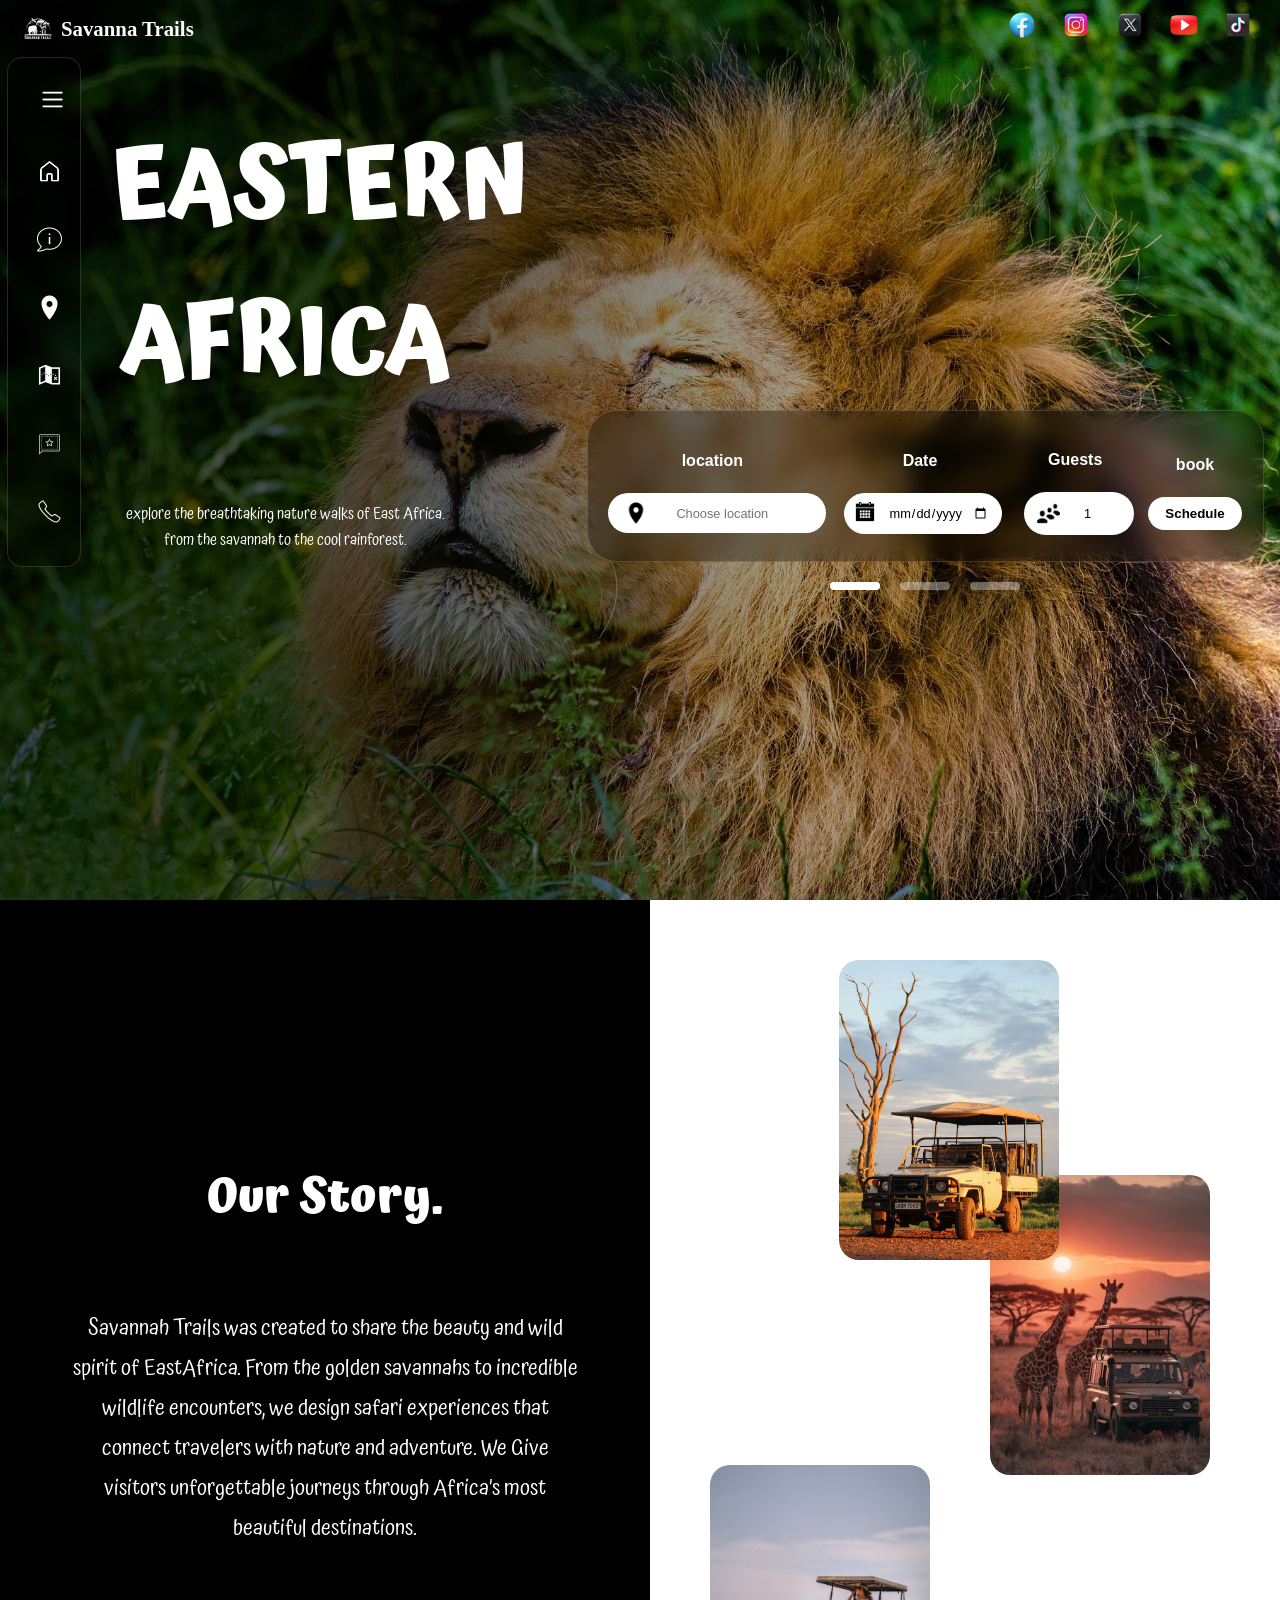
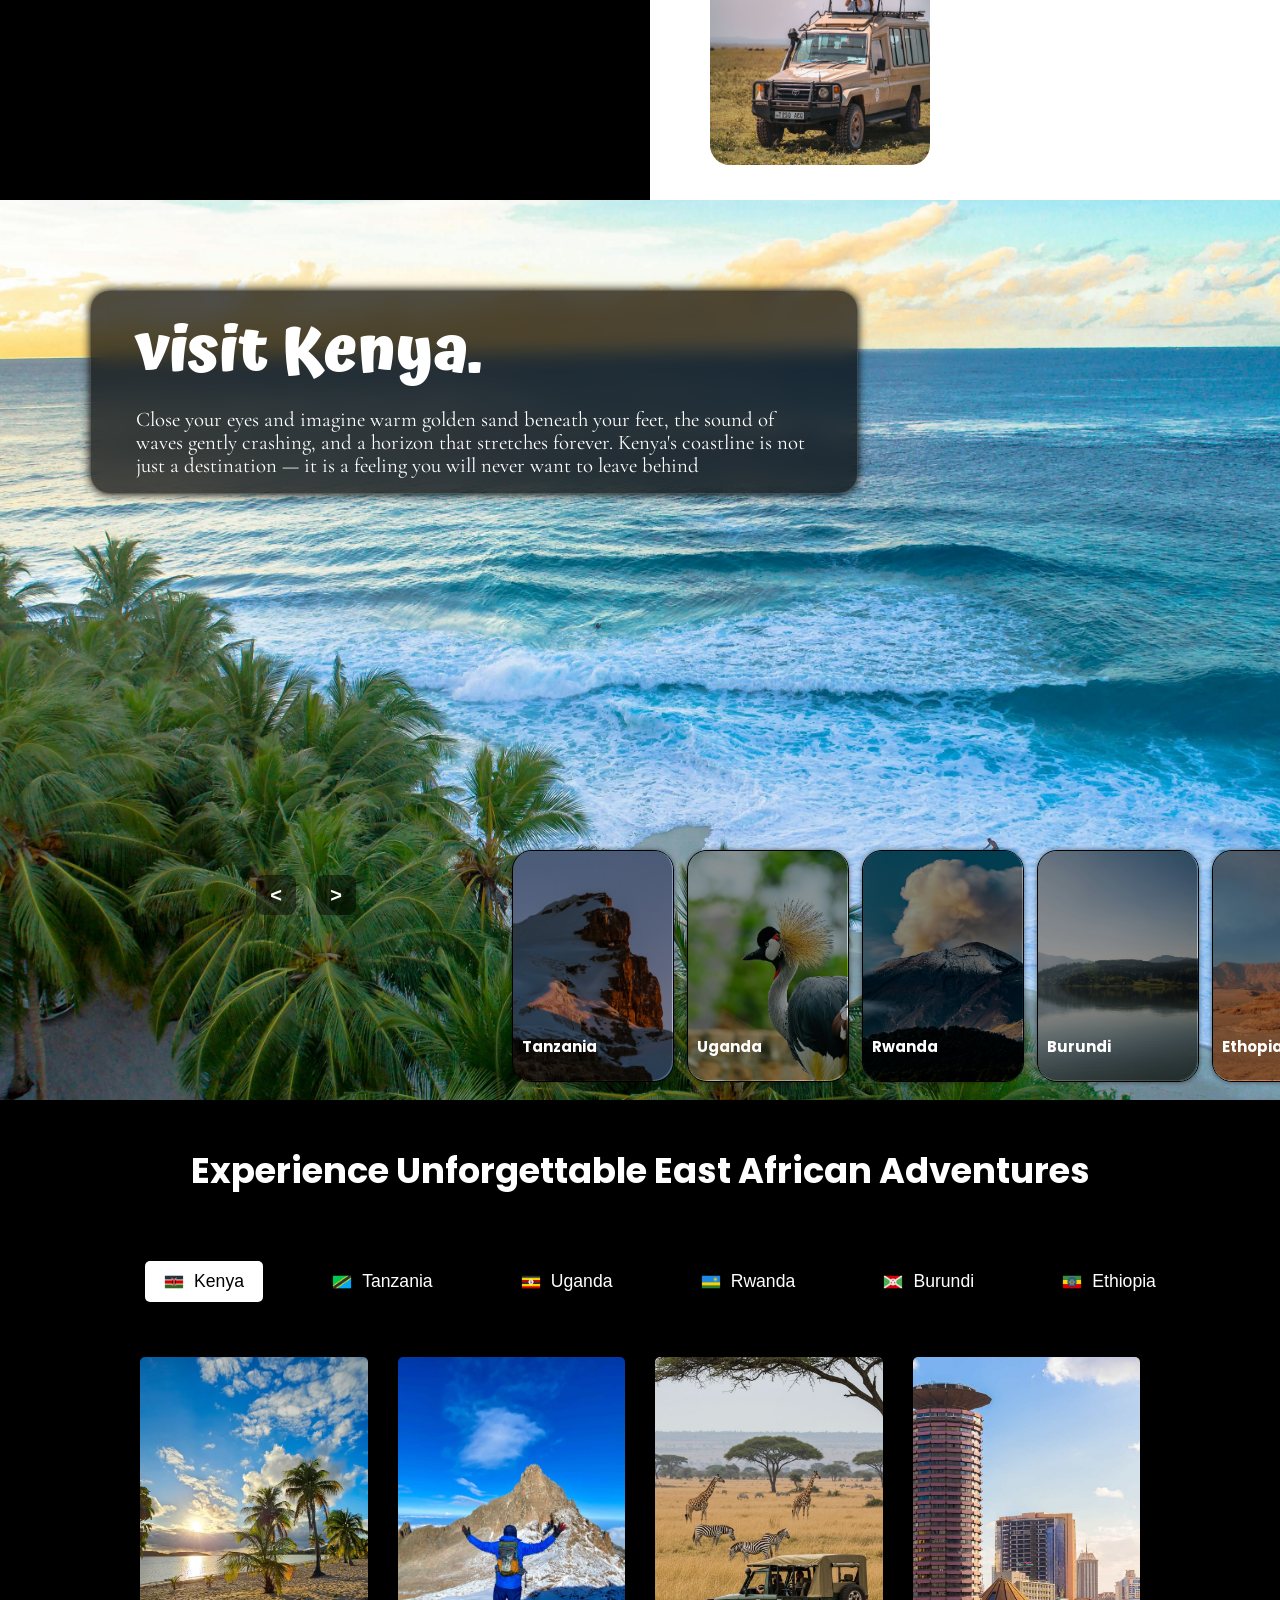
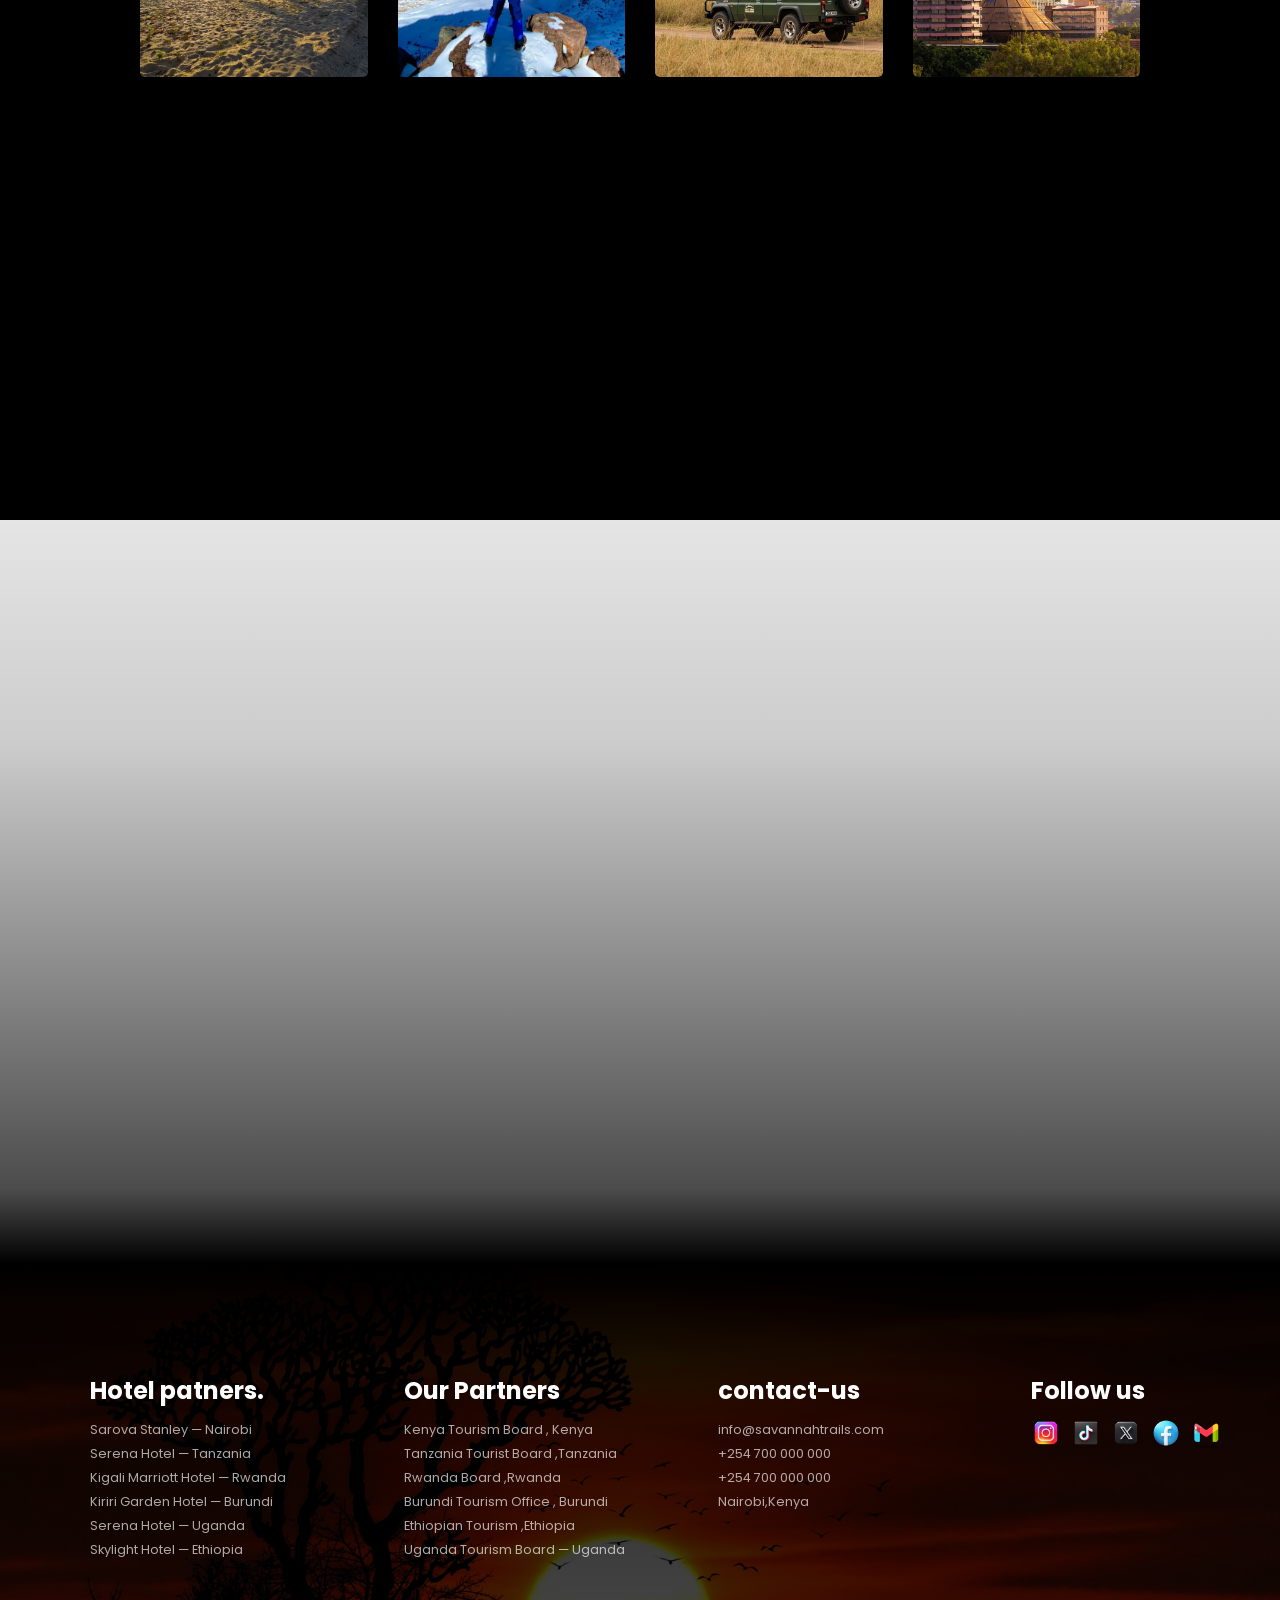
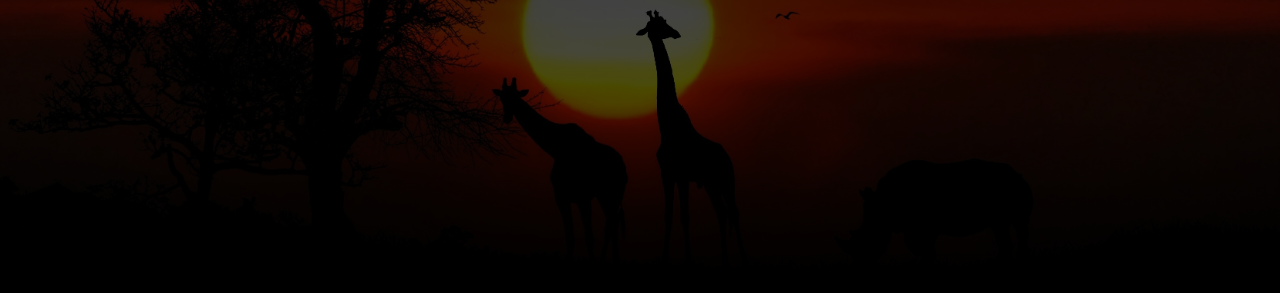
<file: index.html>
<!DOCTYPE html>
<html lang="en">
<head>
    <meta charset="UTF-8">
    <meta name="viewport" content="width=device-width, initial-scale=1.0">
    <title>Savanna Trails</title>
    <link rel="stylesheet" href="styles.css">
    <link rel="icon" href="icon/Screenshot 2026-03-05 200659.png" type="image/png">
    <link href="https://fonts.googleapis.com/css2?family=Atma:wght@400;700&display=swap" rel="stylesheet">
    <link href="https://fonts.googleapis.com/css2?family=Poppins:wght@300;400;600;700&display=swap" rel="stylesheet">
    <link href="https://fonts.googleapis.com/css2?family=Lora:wght@400;500;600&display=swap" rel="stylesheet">
    <link rel="preconnect" href="https://fonts.googleapis.com">
   <link rel="preconnect" href="https://fonts.gstatic.com" crossorigin>
    <link href="https://fonts.googleapis.com/css2?family=Cormorant+Garamond:ital,wght@0,300..700;1,300..700&family=Dancing+Script:wght@400..700&family=Edu+NSW+ACT+Cursive:wght@400..700&family=Monoton&family=Pacifico&family=Roboto:ital,wght@0,100..900;1,100..900&display=swap" rel="stylesheet">

</head>
<body> 

<div id="paymentForm">
<div class="payment-container">

<div class="payment-content">
<h1>Trip Payment</h1>
<ul class="trippayment-bar">
<li class="payment-btn available" data-payment="Mastercard"><img src="icon/1490135018-mastercard_82253.png" alt="master-card"></li>
<li class="payment-btn " data-payment="paypal"><img src="icon/icons8-paypal-100.png" alt="paypal"></li>
<li class="payment-btn " data-payment="visa"><img src="icon/icons8-visa-100.png" alt="visa-payment"></li>
<li class="payment-btn" data-payment="Mpesa"><img src="icon/Mpesa-Logo.png" alt="mpesa"></li>
</ul>
<div id="cardtypes">
<div class="cards-content available " id="Mastercard">

<div class="readonly">
<input type="text" id="payAmount" class="inputread" readonly>
</div>
<!-- BOOKING INFO  for phone only-->
 
 <div class="booking-master">

        <!-- LOCATION  -->
        <div class="master-input location-box">
            <img src="phone-icon/icons8-location-90.png" alt="location">
            <input type="text" id="payLocation"  readonly>
        </div>

        <!-- DATE + GUEST -->
        <div class="booking-row">

            <div class="master-input date-box">
                <img src="phone-icon/icons8-date-90.png" alt="date">
                <input type="text" id="payDate" readonly>
            </div>

            <div class="master-input guest-box">
                <img src="phone-icon/icons8-account-male-90.png" alt="guest">
                <input type="text" id="payGuests" readonly>
            </div>

        </div>

    </div>


<div class="payment-form">

    <div class="input-box">
        <label id="cardholderlabel">Cardholder</label>
        <input id="cardholder" type="text" placeholder="Johnathan Smith">
    </div>

    <div class="input-box">
        <label id="cardnumberlabel">Card number</label>
        <input id="cardNumber" type="text" placeholder="1234 5678 8765 4321">
    </div>

    <div class="row">

        <div class="input-box">
            <label id="expdatelabel">Expiration date</label>
            <input  id="expInput" type="text" placeholder="09/22">
        </div>

        <div class="input-box">
            <label id="cvvlabel">CVV code</label>
            <input id="cvv" type="text" placeholder="999">
        </div>

    </div>

</div>

<div class="buttons">
 <button id="pay" onclick="validMasterCard()" class="paye">Pay Now</button>
<a onclick="closePaymentPage()" class="close"><img src="phone-icon/icons8-close-100.png" alt="close">close</a>
</div>

</div>

<div class="cards-content" id="paypal">
<div class="readonly">
<input type="text" id="payAmount" readonly>
</div>

<div class="booking-paypal">

        <!-- LOCATION  -->
        <div class="paypal-input location-box">
            <img src="phone-icon/icons8-location-90.png" alt="location">
            <input type="text" id="payLocationPaypal"  readonly>
        </div>

        <!-- DATE + GUEST -->
        <div class="booking-row">

            <div class="paypal-input date-box">
                <img src="phone-icon/icons8-date-90.png" alt="date">
                <input type="text" id="payDatePaypal" readonly>
            </div>

            <div class="paypal-input guest-box">
                <img src="phone-icon/icons8-account-male-90.png" alt="guest">
                <input type="text" id="payGuestsPaypal" readonly>
            </div>

        </div>

    </div>




<div class="paypal-loginform">
<h2>ℹ️ You'll log in to PayPal — your card details stay inside your PayPal account. </h2>
<div class="input-box">
    <label id="paypallabel">paypal Email</label>
    <input id="paypalEmail" type="text" placeholder="example@email.com">
</div>

<div class="input-box">
    <label id="passwordlabel">password</label>
    <input id="password" type="password" placeholder="Enter your PayPal password">
</div>
<div class="buttons">
<button onclick="validpaypal()" class="paye"><img src="icon/icons8-paypal-100.png" alt="paypal-btn">pay</button>
<a onclick="closePaymentPage()" class="close"><img src="phone-icon/icons8-close-100.png" alt="close">close</a>
</div>

</div>



</div>
 
<div class="cards-content" id="visa">
<div class="readonly">
<input type="text" id="payAmount" readonly>
</div>
 
<div class="booking-visa">

        <!-- LOCATION  -->
        <div class="visa-input location-box">
            <img src="phone-icon/icons8-location-90.png" alt="location">
            <input type="text" id="payLocationVisa"  readonly>
        </div>

        <!-- DATE + GUEST -->
        <div class="booking-row">

            <div class="visa-input date-box">
                <img src="phone-icon/icons8-date-90.png" alt="date">
                <input type="text" id="payDateVisa" readonly>
            </div>

            <div class="visa-input guest-box">
                <img src="phone-icon/icons8-account-male-90.png" alt="guest">
                <input type="text" id="payGuestsVisa" readonly>
            </div>

        </div>

    </div>


<div class="payment-form">

    <div class="input-box">
        <label id="cardHolderlabel">Cardholder</label>
        <input id="cardHolder" type="text" placeholder="Johnathan Smith">
    </div>

    <div class="input-box">
        <label id="cardNumberlabel">Card number</label>
        <input id="cardnumber" type="text" placeholder="1234 5678 8765 4321">
    </div>

    <div class="row">

        <div class="input-box">
            <label id="expdateLabel">Expiration date</label>
            <input id="expinput" type="text" placeholder="09/22">
        </div>

        <div class="input-box">
            <label id="cvvLabel">CVV code</label>
            <input id="cvV" type="text" placeholder="999">
        </div>

    </div>

</div>

<div class="buttons">
 <button onclick="validVisaCard()" class="paye">Pay Now</button>
<a onclick="closePaymentPage()" class="close"><img src="phone-icon/icons8-close-100.png" alt="close">close</a>
</div>

</div>

<div class="cards-content" id="Mpesa">
<div class="readonly">
<input type="text" id="payAmount" readonly>
</div>

<div class="booking-mpesa">

        <!-- LOCATION  -->
        <div class="mpesa-input location-box">
            <img src="phone-icon/icons8-location-90.png" alt="location">
            <input type="text" id="payLocationMpesa"  readonly>
        </div>

        <!-- DATE + GUEST -->
        <div class="booking-row">

            <div class="mpesa-input date-box">
                <img src="phone-icon/icons8-date-90.png" alt="date">
                <input type="text" id="payDateMpesa" readonly>
            </div>

            <div class="mpesa-input guest-box">
                <img src="phone-icon/icons8-account-male-90.png" alt="guest">
                <input type="text" id="payGuestsMpesa" readonly>
            </div>

        </div>

    </div>


<div class="payment-form">
<h2> ℹ️ You'll receive a prompt on your designated phone-number to complete the payment please. Enter your pin to complete your transaction </h2>
    <div class="input-box">
        <label id="phonelabel">phone number</label>
        <input id="phone" type="text" placeholder="+254 712 345 678">
    </div>
 

</div>

<div class="buttons">
 <button onclick="validMpesaPrompt()" class="paye">Lipa na mpesa</button>
<a onclick="closePaymentPage()" class="close"><img src="phone-icon/icons8-close-100.png" alt="close">close</a>
</div>


</div>
</div>
</div>

<div class="image-content">
    
<div class="image-overlay" id="payLocationOverlay" >
    <div class="input-style">
        <img src="icon/icons8-location-100 (2).png" alt="location">
    <input type="text" id="payLocationOver" readonly>
    </div>

     <div class="input-style">
        <img src="icon/icons8-calendar-100.png" alt="calendar">
    <input type="text" id="payDateOverlay" readonly>
    </div>

     <div class="input-style">
        <img src="icon/icons8-queue-100.png" alt="" srcset="">
    <input type="text" id="payGuestsOverlay" readonly>
    </div>
</div>

</div>

</div>
</div>


<div id="errorBox">
<div class="error-content">
<img src="loading/icons8-error-100.png" alt="">
<p id="errorText"></p>
</div>
</div>

 




  <section id="homepage">


    <header id="head">

    
        <div class="logo">
            <img src="icon/Screenshot 2026-03-05 200659.png" alt="Savanna Trails Logo">
            <h1>Savanna Trails</h1>
        </div>
        
        <div class="social-icons">
            <a href="https://www.facebook.com/SavannaTrails" target="_blank"><img src="phone-icon/icons8-facebook-circled-100.png" alt="Facebook"></a>
            <a href="https://www.instagram.com/SavannaTrails" target="_blank"><img src="phone-icon/icons8-instagram-logo-100 (1).png" alt="Instagram"></a>
            <a href="https://www.twitter.com/SavannaTrails" target="_blank"><img src="phone-icon/icons8-x-100.png" alt="Twitter"></a>
            <a href="https://www.youtube.com/company/savanna-trails" target="_blank"><img src="phone-icon/icons8-youtube-100 (1).png" alt="youtube"></a>
            <a href="https://www.tiktok.com/company/savanna-trails" target="_blank"><img src="phone-icon/icons8-tiktok-100 (1).png" alt="Tiktok"></a>
    </div>

    </header>
    
    <div class="overlay"></div>
   
   <section id="navbar">
  <img src="icon/icons8-menu-100.png" alt="menu-icon" class="menu-icon" >
    <nav>
  <ul class="nav-links">
        <li><img src="icon/icons8-home-96.png" alt="icons8-home-96"><a href="#home">Home</a></li>
        <li><img src="icon/icons8-about-100 (1).png" alt="icons8-about-100"><a href="#about-page">About Us</a></li>
        <li><img src="icon/icons8-location-100 (2).png" alt="icons8-location-100"><a href="#destinations">Destinations</a></li>
        <li><img src="icon/icons8-adventure-100.png" alt="icons8-adventure-100"><a href="#adventures">Adventures</a></li>
        <li><img src="icon/icons8-feedback-100 (1).png" alt="icons8-phone-100"><a href="#reviews">Feedback</a></li>
        <li><img src="icon/icons8-phone-100 (3).png" alt="icons8-phone-100"><a href="#contact">Contact</a></li>
    </ul>

</nav>

   </section>



<div class="container" id="home">  

<div class="texts">
<h1>EASTERN AFRICA</h1>

<div class="social-icons2">
            <a href="https://www.facebook.com/SavannaTrails" target="_blank"><img src="phone-icon/icons8-facebook-circled-100.png" alt="Facebook"></a>
            <a href="https://www.instagram.com/SavannaTrails" target="_blank"><img src="phone-icon/icons8-instagram-logo-100 (1).png" alt="Instagram"></a>
            <a href="https://www.twitter.com/SavannaTrails" target="_blank"><img src="phone-icon/icons8-x-100.png" alt="Twitter"></a>
            <a href="https://www.youtube.com/company/savanna-trails" target="_blank"><img src="phone-icon/icons8-youtube-100 (1).png" alt="youtube"></a>
            <a href="https://www.tiktok.com/company/savanna-trails" target="_blank"><img src="phone-icon/icons8-tiktok-100 (1).png" alt="Tiktok"></a>
</div>

<P> explore the breathtaking nature walks of East Africa. from the savannah to the cool rainforest.</P>
</div>

<div class="lines-container2">

<div class="container2"> 

<div class="order">
    <h1>location</h1>
    <div class="locations">
<img src="icon/icons8-location-100 (1).png" alt="location-icon">
<input type="text" list="locations" placeholder="Choose location" id="locationInput" required>
 
<datalist id="locations">
  <option value="Indian Ocean, Kenya">
  <option value="Maasai Mara, Kenya">
  <option value="Nairobi, Kenya">
  <option value="Mount Kenya">

  <option value="Zanzibar, Tanzania">
  <option value="Serengeti Culture">
  <option value="Serengeti National Park">
  <option value="Mt. Kilimanjaro, Tanzania">

  <option value="Rwenzori Mountains, Uganda">
  <option value="Queen Elizabeth National Park">
  <option value="River Nile, Uganda">
  <option value="Mgahinga Gorilla National Park">

  <option value="Nyungwe Forest National Park">
  <option value="Akagera Wildlife, Rwanda">
  <option value="Lake Kivu, Rwanda">
  <option value="Kigali City, Rwanda">

  <option value="Lake Tanganyika, Burundi">
  <option value="Kibira Forest, Burundi">
  <option value="Kibira Culture, Burundi">
  <option value="Karera Waterfalls, Burundi">
    
  <option value="Lalibela Wonders, Ethiopia">
  <option value="Simien Mountains, Ethiopia">
  <option value="Addis Ababa, Ethiopia">
  <option value="Kaffa, Ethiopia">
</datalist>
</div>

</div>

<div class="Date">
    <h1>Date</h1>
    <div class="when">
<img src="icon/icons8-calendar-100.png" alt="icons8-calendar-100">
<input type="date" list="locations" placeholder="Choose location"id="dateInput"  required>

</div>

</div>

<div class="people">
    <h1>Guests</h1>
    <div class="guest">
<img src="icon/icons8-queue-100.png" alt="icons8-queue-100">
<input type="number" min="1" max="15" value="1" placeholder="Guests" id="guestInput" required>

</div>

</div>

<div class="button">
    <h1>book</h1>
    <button id="scheduleBtn">Schedule</button>
</div>



</div>

<div class="lines">
    <div class="line act"></div>
    <div class="line"></div>
    <div class="line"></div>
</div>

</div>

 </div>
<section id="phone-bar">
<ul class="nav-links-phone">
        <li><a href="#home"><img src="icon/icons8-home-96.png" alt="icons8-home-96"></a></li>
        <li><a href="#about-page"><img src="icon/icons8-about-100 (1).png" alt="icons8-about-100"></a></li>
        <li><a href="#destinations"><img src="icon/icons8-location-100 (2).png" alt="icons8-location-100"></a></li>
        <li><a href="#adventures"><img src="icon/icons8-adventure-100.png" alt="icons8-adventure-100"></a></li>
        <li><a href="#reviews"><img src="icon/icons8-feedback-100 (1).png" alt="icons8-phone-100"></a></li>
        <li><a href="#contact"><img src="icon/icons8-phone-100 (3).png" alt="icons8-phone-100"></a></li>
</ul>
</section>

   </section>


<section id="about-page">

<div class="story">
<h1>Our Story.</h1>
<P class="more">Savannah Trails was created to share the beauty and wild spirit of EastAfrica. From the golden savannahs to incredible wildlife encounters, we design safari experiences that connect travelers with nature and adventure. We Give visitors unforgettable journeys through Africa’s most beautiful destinations.</P>
</div>

<div class="photo">
    <img src="img/d769fe3f4234b6304c0b6d1f66c2fef7.jpg " alt="safari images" class="img1">
    <img src="img/86739d8ee60ebde5f3089b6193e54b7d.jpg" alt="images" class="img2">
    <img src="img/5024564da344624611fcaa294bdbfae4.jpg" alt="images" class="img3">
</div>

   </section>

 <section class="carousel" id="destinations">

<div class="list">

    <div class="item">
        <img src="img/pexels-asadphoto-3155646.jpg" alt="kenya">

        <div class="content">
        <h2>visit Kenya.</h2>
        <p>Close your eyes and imagine warm golden sand beneath your feet, the sound of waves gently crashing, and a horizon that stretches forever. Kenya's coastline is not just a destination — it is a feeling you will never want to leave behind  </p>
        </div>
        
    </div>

    <div class="item">
        <img src="img/pexels-sebastian-munoz-2510886-13823218.jpg" alt="tanzania-backgrpund">

         <div class="content">
        <h2>visit Tanzania.</h2>
        <p> Touch the Roof of Africa
"Standing at the foot of Kilimanjaro, you realize some mountains are more than just mountains. They are a calling. Rise through the clouds, conquer Africa's highest peak and come back a different person entirely." </p>
         </div>

    </div>

    <div class="item">
        <img src="img/uk_used_cameraman-crane-9939313_1920.jpg" alt="Uganda">

        <div class="content">
        <h2>visit Uganda.</h2>
        <p>Uganda is a stunning pearl of Africa with lush green landscapes, misty mountains, and rich wildlife. From gorilla trekking in Bwindi to the mighty Nile, it offers pure adventure and unforgettable beauty. </p>
        </div>

    </div>

    <div class="item">
        <img src="img/pexels-amar-27350242.jpg" alt="Rwanda">

        <div class="content">
        <h2>visit Rwanda.</h2>
        <p>Land of Fire and Mist
"Rising dramatically from the earth, Rwanda's volcanic mountains are as powerful as they are beautiful. Hike through ancient lava trails wrapped in thick mist, where every turn reveals a landscape so dramatic it feels like another world entirely." </p>
        </div>

    </div>

    <div class="item">
        <img src="img/pexels-snapwire-404315.jpg" alt="Burundi">

        <div class="content">               
        <h2>visit Burundi.</h2>
        <p>Burundi is a hidden gem of Africa, filled with rolling hills, Lake Tanganyika’s calm beauty, and rich cultural traditions that create a peaceful and authentic travel experience. </p>
        </div>

    </div>

    <div class="item">
        <img src="img/chiemseherin-wadi-rum-5079834_1920.jpg" alt="Ethopia">

        <div class="content">
        <h2>visit Ethopia.</h2>
        <p>Ethiopia is a land of ancient wonders, dramatic highlands, and deep history, where unique landscapes and historic sites like rock-hewn churches create a powerful and timeless adventure. </p>
        </div>
    </div>

</div>

<div class="thumbnails">

<div class="item">
    <img src="img/pexels-sebastian-munoz-2510886-13823218.jpg" alt="tanzania-thumbnail">
    <div class="overlay2"></div>
<div class="content">
    <h1>Tanzania</h1>
</div>

</div>

<div class="item">
    <img src="img/uk_used_cameraman-crane-9939313_1920.jpg" alt="uganda-thumbnail">
    <div class="overlay2"></div>
<div class="content">
    <h1>Uganda</h1>
</div>

</div>

<div class="item">
    <img src="img/pexels-amar-27350242.jpg" alt="rwanda-thumbnail">
    <div class="overlay2"></div>
<div class="content">
    <h1>Rwanda</h1>
</div>

</div>

<div class="item">
    <img src="img/pexels-snapwire-404315.jpg" alt="Bururndi-thumbnail">
    <div class="overlay2"></div>
<div class="content">
    <h1>Burundi</h1>
</div>

</div>


<div class="item">
    <img src="img/chiemseherin-wadi-rum-5079834_1920.jpg" alt="ethopia-thumbnail">
<div class="overlay2"></div>
<div class="content">
    <h1>Ethopia</h1>
</div>

</div>


<div class="item">
    <img src="img/pexels-asadphoto-3155646.jpg" alt="kenya-thumbnail">
    <div class="overlay2"></div>
<div class="content">
    <h1>Kenya</h1>
</div>

</div>


</div>

<div class="arrows">
 <button  id="prev"><</button>
 <button  id="next">></button>
</div>

 </section>

 <section class= "adventures" id="adventures">

<div class="adtext">
    <h1>Experience Unforgettable East African Adventures </h1>
    
</div>

<div class="ideas">
    
     <ul class="list-container">
        <li class="drop-down">choose country ▼ </li>
         <li class="list-container-btn available" data-country="kenya"><img src="img/icons8-kenya-100.png" alt="">Kenya</li>
         <li class="list-container-btn" data-country="Tanzania"><img src="img/icons8-tanzania-100.png" alt="">Tanzania</li>
         <li class="list-container-btn" data-country="Uganda"><img src="img/icons8-uganda-100.png" alt="">Uganda</li>
         <li class="list-container-btn" data-country="Rwanda"><img src="img/icons8-rwanda-100.png" alt="">Rwanda</li>
         <li class="list-container-btn" data-country="Burundi"><img src="img/icons8-burundi-100.png" alt="">Burundi</li>
         <li class="list-container-btn" data-country="Ethiopia"><img src="img/icons8-ethiopia-100.png" alt="">Ethiopia</li>
     </ul>
</div>



<div class="country-content  available" id="kenya">

<div class="country-container">

<img src="img/7366571b50b4283a29856b985c9909a6.jpg" alt="beach">

<div class="big-content">
    <div class="intext">

    <h3>7day relaxation</h3>
    <h2>Explore the Indian Ocean</h2>
    <p>relax where the ocean meets pure serenity</p>

    <div class="small-content">

     <div class="cash">
        <h5>from</h5>
        <h6>$1500/pack</h6>
     </div>

    <a href="#">Book Now</a>
</div>

</div>

</div>

</div>

<div class="country-container">

<img src="img/Beginner to Mt. Kenya in 90 Days.jpg" alt="hiking">

<div class="big-content">
    <div class="intext">

    <h3>3 day hiking</h3>
    <h2>Explore the peak of Mt.Kenya</h2>
    <p> Adventure begins where the mountains rise </p>

    <div class="small-content">

     <div class="cash">
        <h5>from</h5>
        <h6>$1100/pack</h6>
     </div>

            <a href="#">Book Now</a>
</div>

</div>

</div>

</div>

<div class="country-container">

<img src="img/d80d0fa3a9165f28003eb602b946ab51.jpg" alt="safari">

<div class="big-content">
    <div class="intext">

    <h3>5 day safari</h3>
    <h2>Enjoy the ride of savannah</h2>
    <p>Witness wildlife where nature rules.</p>

    <div class="small-content">

     <div class="cash">
        <h5>from</h5>
        <h6>$1700/pack</h6>
     </div>

            <a href="#">Book Now</a>
</div>

</div>

</div>

</div>

<div class="country-container">

<img src="img/7a8854e29fae7e2c75f865c8cc35ab1b.jpg" alt="city">

<div class="big-content">
    <div class="intext">

    <h3>3 day tour</h3>
    <h2>Explore the beautiful city</h2>
    <p>Explore Africa’s most dynamic capital</p>

    <div class="small-content">

     <div class="cash">
        <h5>from</h5>
        <h6>$350/pack</h6>
     </div>

            <a href="#">Book Now</a>
</div>

</div>

</div>

</div>








</div>

<div class="country-content" id="Tanzania">

<div class="country-container">

<img src="img/f99e2fdce5cee014a440d0ee3eedce76.jpg" alt="beach">

<div class="big-content">
    <div class="intext">

    <h3>7day adventure</h3>
    <h2>Conquer Mount Kilimanjaro </h2>
    <p>rise above africa’s tallest peak</p>

    <div class="small-content">

     <div class="cash">
        <h5>from</h5>
        <h6>$1800/pack</h6>
     </div>

            <a href="#">Book Now</a>
</div>

</div>

</div>

</div>

<div class="country-container">

<img src="img/fa025c7189d3be96222a7a5d3167d3a5.jpg " alt="serengeti">

<div class="big-content">
    <div class="intext">

    <h3>5 day safari</h3>
    <h2>Witness the Great Migration</h2>
    <p>experience nature’s greatest show in the serengeti</p>

    <div class="small-content">

     <div class="cash">
        <h5>from</h5>
        <h6>$1600/pack</h6>
     </div>

            <a href="#">Book Now</a>
</div>

</div>

</div>

</div>

<div class="country-container">

<img src="img/f33bd47bdf4ffb90adb422299fa1ee5f.jpg" alt="massai">

<div class="big-content">
    <div class="intext">

    <h3>4 day culture</h3>
    <h2> Discover Maasai Traditions</h2>
    <p>step into rich culture and timeless african heritage.</p>

    <div class="small-content">

     <div class="cash">
        <h5>from</h5>
        <h6>$1700/pack</h6>
     </div>

            <a href="#">Book Now</a>
</div>

</div>

</div>

</div>

<div class="country-container">

<img src="img/c452fda6128ac82f95dfca42c27504f2.jpg " alt="beach">

<div class="big-content">
    <div class="intext">

    <h3>5 day relaxation</h3>
    <h2>Escape to Zanzibar Beaches</h2>
    <p>unwind on white sands and crystal clear waters.</p>

    <div class="small-content">

     <div class="cash">
        <h5>from</h5>
        <h6>$950/pack</h6>
     </div>

            <a href="#">Book Now</a>
</div>

</div>

</div>

</div>








</div>

<div class="country-content" id="Uganda">

<div class="country-container">

<img src="img/a851a155910cf89acc36f7598a83ee84.jpg" alt="beach">

<div class="big-content">
    <div class="intext">

    <h3>4day adventure</h3>
    <h2>Mgahinga Gorilla  </h2>
    <p>Experience a wild encounter deep in the jungle.</p>

    <div class="small-content">

     <div class="cash">
        <h5>from</h5>
        <h6>$1000/pack</h6>
     </div>

            <a href="#">Book Now</a>
</div>

</div>

</div>

</div>

<div class="country-container">

<img src="img/131ba06e4a788cc16736fbce77bddb28.jpg" alt="hiking">

<div class="big-content">
    <div class="intext">

    <h3>5 day safari</h3>
    <h2>Explore Queen Elizabeth Park</h2>
    <p> diverse wildlife across savannah and lakes </p>

    <div class="small-content">

     <div class="cash">
        <h5>from</h5>
        <h6>$1900/pack</h6>
     </div>

            <a href="#">Book Now</a>
</div>

</div>

</div>

</div>

<div class="country-container">

<img src="img/61021305c10266c8187070ee33523881.jpg" alt="safari">

<div class="big-content">
    <div class="intext">

    <h3>3 day adventure</h3>
    <h2>Experience the River Nile</h2>
    <p>rafting, falls, and pure adrenaline.</p>

    <div class="small-content">

     <div class="cash">
        <h5>from</h5>
        <h6>$800/pack</h6>
     </div>

            <a href="#">Book Now</a>
</div>

</div>

</div>

</div>

<div class="country-container">

<img src="img/663c60ba3eed5e4464a9388afbfe479a.jpg" alt="beach">

<div class="big-content">
    <div class="intext">

    <h3>6 day hiking</h3>
    <h2>Climb the Rwenzori Mountains</h2>
    <p>the mountains of the moon await.</p>

    <div class="small-content">

     <div class="cash">
        <h5>from</h5>
        <h6>$1350/pack</h6>
     </div>

            <a href="#">Book Now</a>
</div>

</div>

</div>

</div>




</div>


<div class="country-content" id="Rwanda">

<div class="country-container">

<img src="img/08255c9e53ebfb367b9090daf4b3911a.jpg" alt="beach">

<div class="big-content">
    <div class="intext">

    <h3>4 day adventure</h3>
    <h2> Nyungwe Forest .</h2>
    <p>encounter gentle giants in the misty forests</p>

    <div class="small-content">

     <div class="cash">
        <h5>from</h5>
        <h6>$1200/pack</h6>
     </div>

            <a href="#">Book Now</a>
</div>

</div>

</div>

</div>

<div class="country-container">

<img src="img/51a9a84199c37fc7ade67a32a8b6df39.jpg" alt="hiking">

<div class="big-content">
    <div class="intext">

    <h3>5 day escape</h3>
    <h2>Relax at Lake Kivu</h2>
    <p>peaceful shores and stunning sunset views</p>

    <div class="small-content">

     <div class="cash">
        <h5>from</h5>
        <h6>$1100/pack</h6>
     </div>

            <a href="#">Book Now</a>
</div>

</div>

</div>

</div>

<div class="country-container">

<img src="img/4836d087cd180301fe40578f905e51c6.jpg" alt="safari">

<div class="big-content">
    <div class="intext">

    <h3>3 day safari</h3>
    <h2> Explore Kigali.</h2>
    <p> clean streets, culture and modern life </p>

    <div class="small-content">

     <div class="cash">
        <h5>from</h5>
        <h6>$1700/pack</h6>
     </div>

            <a href="#">Book Now</a>
</div>

</div>

</div>

</div>

<div class="country-container">

<img src="img/ff538a228e3a8956fe5cd34c15c5a55f.jpg" alt="beach">

<div class="big-content">
    <div class="intext">

    <h3>4 day safari</h3>
    <h2>Discover Akagera Wildlife.</h2>
    <p>lions, elephants, and lakeside beauty</p>

    <div class="small-content">

     <div class="cash">
        <h5>from</h5>
        <h6>$350/pack</h6>
     </div>

            <a href="#">Book Now</a>
</div>

</div>

</div>

</div>








</div>

<div class="country-content" id="Burundi">

<div class="country-container">

<img src="img/87c76bff887fef75e382ab2cababd465.jpg" alt="beach">

<div class="big-content">
    <div class="intext">

    <h3>4day relaxation</h3>
    <h2>Unwind at Lake Tanganyika</h2>
    <p> quiet waters and untouched beauty.</p>

    <div class="small-content">

     <div class="cash">
        <h5>from</h5>
        <h6>$900/pack</h6>
     </div>

            <a href="#">Book Now</a>
</div>

</div>

</div>

</div>

<div class="country-container">

<img src="img/68eb9129e6b4a3761262010e3cddfba6.jpg " alt="hiking">

<div class="big-content">
    <div class="intext">

    <h3>3 day nature</h3>
    <h2> Explore Kibira Forest</h2>
    <p> lush greenery and peaceful forest trails </p>

    <div class="small-content">

     <div class="cash">
        <h5>from</h5>
        <h6>$800/pack</h6>
     </div>

            <a href="#">Book Now</a>
</div>

</div>

</div>

</div>

<div class="country-container">

<img src="img/8dff68ef01821ff5a47705ad5baaf09a.jpg" alt="safari">

<div class="big-content">
    <div class="intext">

    <h3>3 day culture</h3>
    <h2>Feel the kibira Royal Drums</h2>
    <p>experience traditional performances.</p>

    <div class="small-content">

     <div class="cash">
        <h5>from</h5>
        <h6>$900/pack</h6>
     </div>

            <a href="#">Book Now</a>
</div>

</div>

</div>

</div>

<div class="country-container">

<img src="img/5b3abb1e6089e3756e86c1e72c7c996f.jpg" alt="beach">

<div class="big-content">
    <div class="intext">

    <h3>2 day tour</h3>
    <h2>Discover Karera Waterfalls</h2>
    <p>hidden cascades surrounded by nature</p>

    <div class="small-content">

     <div class="cash">
        <h5>from</h5>
        <h6>$850/pack</h6>
     </div>

            <a href="#">Book Now</a>
</div>

</div>

</div>

</div>



</div>

<div class="country-content" id="Ethiopia">

<div class="country-container">

<img src="img/feabdbd7ed3fd59843169e3f50a04dc5.jpg" alt="beach">

<div class="big-content">
    <div class="intext">

    <h3>5 day history</h3>
    <h2>Explore Lalibela Wonders</h2>
    <p> walk through ancient rock-hewn churches carved in time. </p>

    <div class="small-content">

     <div class="cash">
        <h5>from</h5>
        <h6>$1200/pack</h6>
     </div>

            <a href="#">Book Now</a>
</div>

</div>

</div>

</div>

<div class="country-container">

<img src="img/c4f8883f2fd479462ed631ad8eb4618d.jpg" alt="hiking">

<div class="big-content">
    <div class="intext">

    <h3> 6 day trekking </h3>
    <h2>  Hike the Simien Mountains </h2>
    <p> breathtaking cliffs and rare wildlife await you  </p>

    <div class="small-content">

     <div class="cash">
        <h5>from</h5>
        <h6>$1100/pack</h6>
     </div>

            <a href="#">Book Now</a>
</div>

</div>

</div>

</div>

<div class="country-container">

<img src="img/251d8f003a43c0d71db5297d948c680f.jpg" alt="safari">

<div class="big-content">
    <div class="intext">

    <h3>3 day city</h3>
    <h2>Explore Addis Ababa </h2>
    <p>vibrant culture, rich history, and the heart of africa</p>

    <div class="small-content">

     <div class="cash">
        <h5>from</h5>
        <h6>$700/pack</h6>
     </div>

            <a href="#">Book Now</a>
</div>

</div>

</div>

</div>

<div class="country-container">

<img src="img/21c56dbfd1e847ebdc13f191e6069ce7.jpg" alt="beach">

<div class="big-content">
    <div class="intext">

    <h3>3 day tour</h3>
    <h2>  Discover Kaffa</h2>
    <p>walk through lush forests where coffee was first found.</p>

    <div class="small-content">

     <div class="cash">
        <h5>from</h5>
        <h6>$350/pack</h6>
     </div>

            <a href="#">Book Now</a>
</div>

</div>

</div>

</div>

</div>

 </section>

 <section class="reviews" id="reviews">
     <div class="reviewstext">
     <h1>voices from the road </h1>
     <p>Thousands of travelers have discovered hidden gems, chased sunsets, and created memories that last a lifetime. Here is what some of them had to say about their journey with us.</p>
     </div>

     <div class="cards-container">

     <div class="review-card">
        <div class="profile">
            <img src="img/3e83e4885e3d11f266d8f8e325d8e898.jpg" alt="reviewer image">
        </div>
        <div class="review-content">
            <div class="stars">
             <img src="img/icons8-star-filled-100.png" alt="stars-ratings">
             <img src="img/icons8-star-filled-100.png" alt="stars-ratings">
             <img src="img/icons8-star-filled-100.png" alt="stars-ratings">
             <img src="img/icons8-star-filled-100.png" alt="stars-ratings">
            <img src="img/icons8-star-filled-100.png" alt="stars-ratings">
            </div>
            <h2>John Doe</h2>
            <h3>Traveler</h3>
                <div class="comma">
                    <img src="img/icons8-comma-100.png" alt="comma">
                    <img src="img/icons8-comma-100.png" alt="comma">
                </div>
            <p>The adventures section is unmatched. Found trails and experiences I couldn't find anywhere else. Pure adrenaline.</p>
        </div>

     </div>

     <div class="review-card active">
        <div class="profile">
            <img src="img/53737fb9be3fb3e02da70728e97b4e41.jpg" alt="reviewer image">
        </div>
        <div class="review-content">
            <div class="stars">
             <img src="img/icons8-star-filled-100.png" alt="stars-ratings">
             <img src="img/icons8-star-filled-100.png" alt="stars-ratings">
             <img src="img/icons8-star-filled-100.png" alt="stars-ratings">
             <img src="img/icons8-star-filled-100.png" alt="stars-ratings">
            <img src="img/icons8-star-filled-100.png" alt="stars-ratings">
            </div>
            <h2>Sarah Johnson</h2>
            <h3>solo-traveler</h3>
                <div class="comma">
                    <img src="img/icons8-comma-100.png" alt="comma">
                    <img src="img/icons8-comma-100.png" alt="comma">
                </div>
            <p>I never thought I'd explore such breathtaking landscapes alone, but this site guided me to the perfect destinations. Every detail was spot on!  </p>
        </div>

     </div>

     <div class="review-card">
        <div class="profile">
            <img src="img/509bb4d4e8b05d1344289a4934f88345.jpg" alt="reviewer image">
        </div>
        <div class="review-content">
            <div class="stars">
             <img src="img/icons8-star-filled-100.png" alt="stars-ratings">
             <img src="img/icons8-star-filled-100.png" alt="stars-ratings">
             <img src="img/icons8-star-filled-100.png" alt="stars-ratings">
             <img src="img/icons8-star-filled-100.png" alt="stars-ratings">
            <img src="img/icons8-star-filled-100.png" alt="stars-ratings">
            </div>
            <h2> James & Lena K </h2>
            <h3>Couple Travelers</h3>
                <div class="comma">
                    <img src="img/icons8-comma-100.png" alt="comma">
                    <img src="img/icons8-comma-100.png" alt="comma">
                </div>
            <p> Our anniversary trip was absolutely magical. The destinations listed here are hidden gems we would never have found on our own. </p>
        </div>

     </div>

     </div>


</section>


<section class="footer" id="contact">

<div class="overlay3"></div>

<div class="footer-container">

    <div class="hotel">
        <h1>Hotel patners.</h1>
      <div class="hotel-patners">
        <a href=""> Sarova Stanley — Nairobi </a><br>
        <a href=""> Serena Hotel —  Tanzania</a><br>
        <a href=""> Kigali Marriott Hotel — Rwanda</a><br>
        <a href=""> Kiriri Garden Hotel —  Burundi</a><br>
        <a href=""> Serena Hotel — Uganda</a><br>
        <a href=""> Skylight Hotel —  Ethiopia</a><br> 
      </div>

    </div>

<div class="patners">
 <h1>Our Partners</h1>
<div class="organization-patners">
<a href="">Kenya Tourism Board , Kenya </a><br>
<a href="">Tanzania Tourist Board ,Tanzania </a><br>
<a href="">Rwanda  Board ,Rwanda </a><br>
<a href="">Burundi Tourism Office , Burundi </a><br>
<a href="">Ethiopian Tourism ,Ethiopia </a><br>
<a href="">Uganda Tourism Board — Uganda </a><br>
</div>
</div>

<div class="contacts">
    <h1>contact-us</h1>
<div class="contact-me">
<a href="">info@savannahtrails.com</a><br>
<a href="">+254 700 000 000  </a><br>
<a href="">+254 700 000 000 </a><br>
<a href="">Nairobi,Kenya </a><br>
</div>
</div>

<div class="Follow">
    <h1>Follow us</h1>
<div class="Follow-us">
<a href=""><img src="phone-icon/icons8-instagram-logo-100 (1).png" alt=""></a>
<a href=""><img src="phone-icon/icons8-tiktok-100 (1).png" alt=""></a>
<a href=""><img src="phone-icon/icons8-x-100.png" alt=""></a>
<a href=""><img src="phone-icon/icons8-facebook-circled-100.png" alt=""></a>
<a href=""><img src="icon/icons8-gmail-logo-100.png" alt=""></a>
</div>


</div>

</div>
 

</section>







































    <script  src="style/jquery-4.0.0.min (1).js"></script>
    <script src="style/style.js"></script>
</body>
</html>
</file>
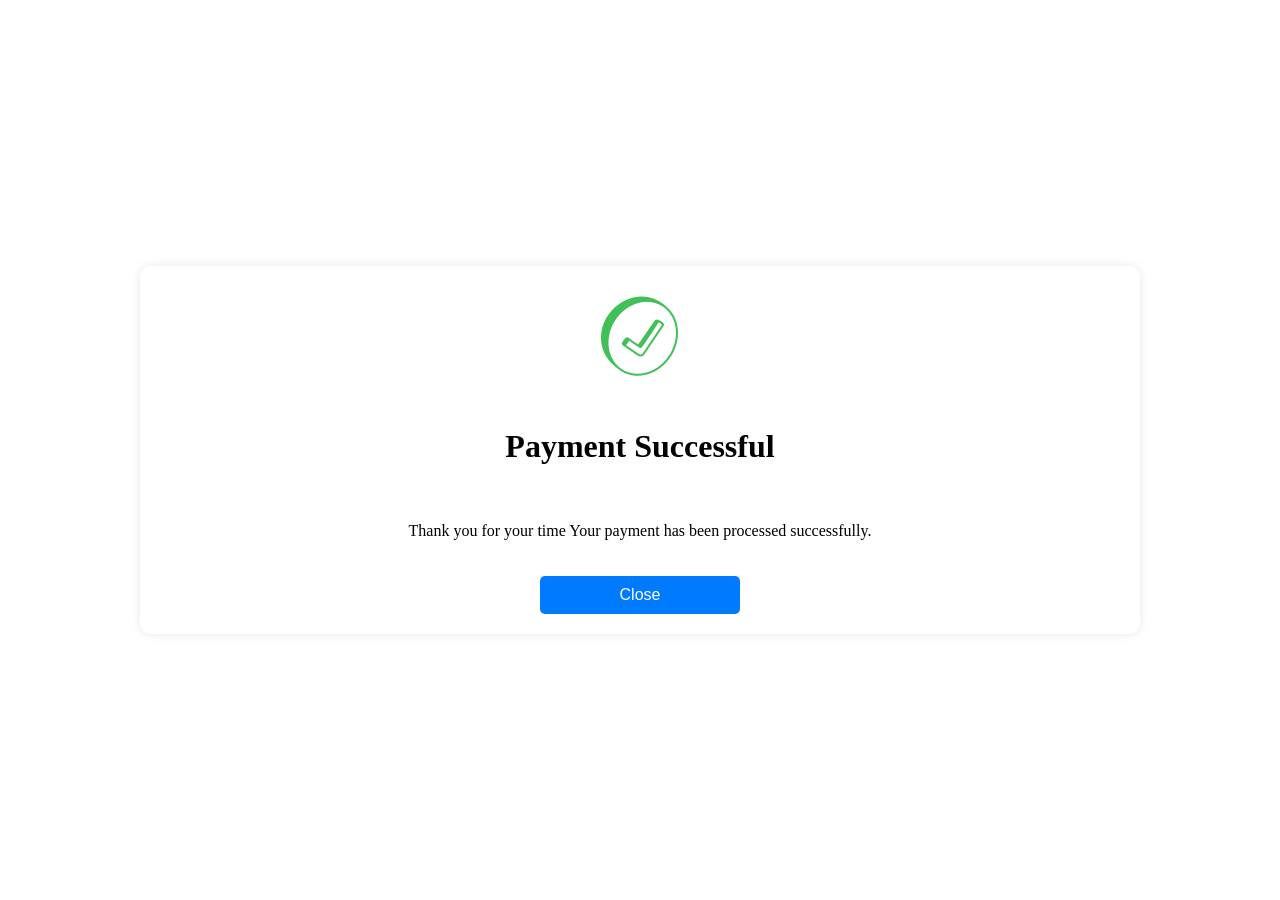
<file: payment.html>
<!DOCTYPE html>
<html lang="en">
<head>
    <meta charset="UTF-8">
    <meta name="viewport" content="width=device-width, initial-scale=1.0">
    <title>Document</title>
    <link rel="stylesheet" href="payment.css">
</head>
<body>
    
<div class="payment">
    <div class="payment-container">
        <img src="loading/icons8-tick-100.png" alt="green tick">
        <h1>Payment Successful</h1>
        <p>Thank you for your time Your payment has been processed successfully.</p>
        <button class="close" onclick="window.location.href='index.html'">Close</button>
    </div>
</div>







</body>
</html>
</file>
<file: styles.css>
body{
    padding:0px;
    margin:0px;
    background-size: cover;
    background-position:center;
    background-repeat: no-repeat;
    height:90vh;
    transition:ease-in-out 0.5s;
    overflow-x: hidden;
}
html{
    scroll-behavior:smooth;
}
  
 /* FULLSCREEN PAYMENT */

#paymentForm{
    position:fixed;

    top:0;
    left:0;
    width:100%;
    height:100vh;

    background:rgba(0,0,0,0.75);

    backdrop-filter:blur(8px);

    display:none;

    justify-content:center;
    align-items:center;

    z-index:100000;
}

/* MAIN CONTAINER */

.payment-container{
    width:90%;
    max-width:900px;

    height:550px;

    background:white;

    border-radius:40px;

    overflow:hidden;

    display:flex;

    box-shadow:
    0 0 40px rgba(0,0,0,0.8);

    animation:popup 0.6s ease;
}

/* POPUP ANIMATION */

@keyframes popup{

    from{
        transform:scale(0.8);
        opacity:0;
    }

    to{
        transform:scale(1);
        opacity:1;
    }
}

/* LEFT PAYMENT SIDE */

.payment-content{
    width:50%;

    padding:0px 50px;

    display:flex;

    flex-direction:column;

    justify-content:center;

    gap:20px;

    background:white;
}

.payment-content h1{
    font-size:1.3rem;

    font-family:'poppins',sans-serif;
transition:ease-in 0.5s;
    margin-bottom:10px;
}
 

.trippayment-bar{
    display: flex;
    justify-content:space-around;
    border-radius:10px;
    padding:0px;
    margin:0px;
    width:100%;
    max-width:400px;
    transition:ease-in 0.2s ;
    list-style: none;
}

.trippayment-bar li:first-child img{
    width:60px;
}

.trippayment-bar li:first-child:hover{
    border-bottom:4px solid white;
    box-shadow:
    0 0 5px rgba(0, 0, 0, 0.797);
    background-color: black;
}
.trippayment-bar li:nth-child(2):hover{
   border-bottom:4px solid rgba(0, 0, 255, 0.502);
   box-shadow:
    0 0 5px rgba(29, 11, 187, 0.502);  
}
.trippayment-bar li:nth-child(3):hover{
    border-bottom:4px solid rgba(0, 166, 255, 0.502);
    box-shadow:
    0 0 5px rgba(11, 155, 187, 0.502);
}
.trippayment-bar li:nth-child(4):hover{
   border-bottom:4px solid rgba(6, 187, 6, 0.922) ;
   box-shadow:
    0 0 5px rgba(9, 221, 73, 0.648);  
}


.trippayment-bar li{
margin:0;
cursor:pointer;
transition:ease-in-out 0.1s;
border-radius:10px;
padding:4px 6px
}

.trippayment-bar li:first-child{
margin:0;
cursor:pointer;
transition:ease-in-out 0.1s;
border-radius:10px;
padding:1px 4px

}
.trippayment-bar li:nth-child(2){
margin:0;
cursor:pointer;
transition:ease-in-out 0.1s;
border-radius:10px;
padding:1px 4px

}
.trippayment-bar li:nth-child(3){
margin:0;
cursor:pointer;
transition:ease-in-out 0.1s;
border-radius:10px;
padding:1px 4px

}
.trippayment-bar li:nth-child(4){
margin:0;
cursor:pointer;
transition:ease-in-out 0.1s;
border-radius:10px;
padding:1px 4px

}


.trippayment-bar img{
    width:45px;
}
.payment-btn:first-child.available{
   border-bottom:4px solid white;
    box-shadow:
    0 0 5px rgba(0, 0, 0, 0.61);
    background-color: black;
    
}
.payment-btn:nth-child(2).available{
    border-bottom:4px solid rgba(0, 0, 255, 0.502);
    box-shadow:
    0 0 5px rgba(29, 11, 187, 0.502);  
}
.payment-btn:nth-child(3).available{
   border-bottom:4px solid rgba(0, 166, 255, 0.502);
    box-shadow:
    0 0 5px rgba(11, 155, 187, 0.502);
}
.payment-btn:nth-child(4).available{
  border-bottom:4px solid rgba(6, 187, 6, 0.922) ;
   box-shadow:
    0 0 5px rgba(9, 221, 73, 0.648);  
}




.cards-content{
    display:none;
}

.cards-content.available{
    display: block;
    opacity:0;
    filter: blur(40px);
    transform:translateY(300px);
    animation:here ease 1s forwards;
}

@keyframes here {
    to{
        opacity:1;
        filter:blur(0px);
        transform:translateY(0px);
    }

}





/* INPUTS */

.payment-content input{
    padding:15px;

    border-radius:9px;

    border:1px solid #ddd;

    font-size:1rem;
    color:black;
    box-shadow:
    0 0 5px rgba(0,0,0,0.8);
}

#Mastercard input:first-child{
 background-color:black;
 box-shadow:
    0 0 10px rgba(0, 0, 0, 0.849);
    border:3px solid black;
 color:white;
 margin:15px auto;
 font-size:1.3rem;
 padding:10px 20px;
 text-align: center;
font-family:'poppins',sans-serif;
font-weight: lighter;

}

#Mastercard .readonly{
    display: flex;
    justify-content: center;
    margin:10px;
}

.payment-form{
    width:350px;
    display: flex;
    flex-direction: column;
    font-family: Arial;
}

.row{
    display: flex;
    gap:20px;
}

.input-box{
    position: relative;
    width:100%;
}

#Mastercard .input-box label{
    position: absolute;
    background-color:white;
    top:4px;
    left:15px;
    padding:0 5px;
    font-family:'poppins'sans-serif;
    font-size:0.8rem;
    color:black;
    border-radius:5px;
}

#Mastercard .input-box input{
width:100%;
max-width:250px;
border-bottom:4px solid rgba(0, 0, 0, 0.916);
 box-shadow:
    0 0 10px rgba(0, 0, 0, 0.87);
box-sizing: border-box;
margin:10px 0px;
padding: 15px 20px;
font-size:1rem;
}


/* BUTTON */

#Mastercard button{
    padding:10px 15px;

    border:none;

    border-radius:10px;

    background:rgba(0, 0, 0, 0.427);

    color:white;

    font-size:1rem;

    cursor:pointer;

    transition:0.4s ease;
}
#Mastercard  button:hover{
    background:rgba(0, 0, 0, 0.893);

    transform:translateY(-3px);
}


.buttons{
    display:flex;
    justify-content: space-between;
    align-items: center;
    width:100%;
    max-width:400px;
}
.close{
    background-color:rgba(255, 0, 0, 0.45) !important;
    padding:10px 29px !important;
    border-radius:10px !important;
    color:white !important;
    font-size:0.8rem !important;
    font-family:'poppins',sans-serif !important;
    cursor:pointer !important;
    transition:0.4s ease !important;
    display: flex;
    justify-content: space-between;
} 

.close img{
    width:20px;
    display: flex;
    margin-right:5px;
}
.close:hover{
    background-color:rgba(255, 0, 0, 0.8) !important;
    transform:translateY(-3px) !important;
} 



#paypal input:first-child{
 background:linear-gradient(to right, rgb(6, 6, 113), rgba(33, 39, 201, 0.84));
 box-shadow:
    0 0 10px rgba(6, 23, 154, 0.849);
    border:1px solid rgb(6, 6, 128);
 color:white;
 margin:15px auto;
 font-size:1.3rem;
 padding:10px 20px;
 text-align: center;
font-family:'poppins',sans-serif;
font-weight: lighter;

}

#paypal .readonly{
    display: flex;
    justify-content: center;
    margin:10px;
}

.paypal-loginform{
 width:100%;
 height:auto;
}

.paypal-loginform h2{
    padding:10px;
    margin:15px 5px;
    background-color: rgba(54, 112, 212, 0.192);
    font-size:0.7rem;
    font-family:'poppins';
    border-radius:10px;
}

.paypal-loginform .input-box label{
    position: absolute;
    background-color:white;
    top:4px;
    left:15px;
    padding:0 5px;
    font-family:'poppins'sans-serif;
    font-size:0.8rem;
    color:blue;
}

.paypal-loginform .input-box input{
width:100%;
max-width:250px;
border-bottom:2px solid rgba(0, 0, 255, 0.799);
 box-shadow:
    0 0 5px rgba(18, 18, 204, 0.521);
box-sizing: border-box;
margin:10px 0px;
padding: 15px 20px;
font-size:1rem;
color:blue;
}

#paypal button img{
    width:25px;
    display: flex;
    margin-right:10px;
}

#paypal button{
    display:inline-flex;
    justify-content: space-between;
    padding:7px 30px;
    border-radius:10px;
    background:linear-gradient(to right, rgba(6, 6, 113, 0.477), rgba(33, 39, 201, 0.55));
    color:white;
    font-size:1.1rem;
    border:1px solid rgb(3, 3, 90);
    cursor:pointer;
    transition:0.4s ease;
}

#paypal button:hover{
background:linear-gradient(to right, rgba(6, 6, 113, 0.854), rgba(33, 39, 201, 0.708));
transform:translateY(-3px);
}


.payment-content input{
    padding:15px;

    border-radius:9px;

    border:1px solid #ddd;

    font-size:1rem;
    color:black;
    box-shadow:
    0 0 5px rgba(0,0,0,0.8);
}

#visa input:first-child{
 background:linear-gradient(to right, rgba(0, 136, 255, 0.849), rgba(0, 85, 128, 0.68));;
 box-shadow:
    0 0 10px rgba(10, 167, 220, 0.726);
    border:1px solid rgba(9, 128, 219, 0.874);
 color:white;
 margin:15px auto;
 font-size:1.3rem;
 padding:10px 20px;
 text-align: center;
font-family:'poppins',sans-serif;
font-weight: lighter;

}

#visa .readonly{
    display: flex;
    justify-content: center;
    margin:10px;
}

.payment-form{
    width:350px;
    display: flex;
    flex-direction: column;
    font-family: Arial;
}

.row{
    display: flex;
    gap:20px;
}

.input-box{
    position: relative;
    width:100%;
}

#visa .input-box label{
    position: absolute;
    background-color:white;
    top:4px;
    left:15px;
    padding:0 5px;
    font-family:'poppins'sans-serif;
    font-size:0.8rem;
    color:rgba(0, 119, 255, 0.895);
}

#visa .input-box input{
width:100%;
max-width:250px;
border-bottom:2px solid rgba(13, 161, 241, 0.916);
 box-shadow:
    0 0 5px rgba(8, 145, 194, 0.87);
box-sizing: border-box;
margin:10px 0px;
padding: 15px 20px;
font-size:1rem;
}


/* BUTTON */

#visa button{
    padding:10px 15px;

    border:none;

    border-radius:10px;

    background:rgba(0, 157, 255, 0.4);

    color:white;

    font-size:1rem;

    cursor:pointer;

    transition:0.4s ease;
}
#visa button:hover{
    background:rgba(18, 160, 236, 0.97);

    transform:translateY(-3px);
}


#Mpesa input:first-child{
 background:linear-gradient(to right, rgb(5, 126, 31), rgba(33, 201, 55, 0.795)) ;
 box-shadow:
    0 0 10px rgba(55, 220, 5, 0.849);
    border:1px solid rgba(19, 199, 10, 0.906);
 color:white;
 margin:15px auto;
 font-size:1.3rem;
 padding:10px 20px;
 text-align: center;
font-family:'poppins',sans-serif;
font-weight: lighter;

}


#Mpesa .readonly{
    display: flex;
    justify-content: center;
    margin:10px;
}

#Mpesa h2{
    padding:7px;
    margin:15px 5px;
    background-color: rgba(80, 212, 54, 0.413);
    font-size:0.7rem;
    font-family:'poppins';
    border-radius:10px;
}



.input-box{
    position: relative;
    width:100%;
}

#Mpesa .input-box label{
    position: absolute;
    background-color:white;
    top:4px;
    left:15px;
    padding:0 5px;
    font-family:'poppins'sans-serif;
    font-size:0.8rem;
    color:rgb(43, 248, 7);
}

#Mpesa .input-box input{
width:100%;
max-width:250px;
border-bottom:3px solid rgba(67, 237, 10, 0.916);
 box-shadow:
    0 0 5px rgba(43, 237, 9, 0.648);
box-sizing: border-box;
margin:10px 0px;
padding: 15px 20px;
font-size:1rem;
}

 
#Mpesa button{
    padding:10px 15px;
    margin:30px 0px;
    border:none;

    border-radius:5px;

    background:rgba(51, 255, 0, 0.534);

    color:white;

    font-size:1rem;

    cursor:pointer;

    transition:0.4s ease;
}
#Mpesa button:hover{
   background:linear-gradient(to right, rgb(5, 126, 31), rgba(33, 201, 55, 0.795));

    transform:translateY(-3px);
}

.booking-master{
    display:none;
}
.booking-visa{
    display:none;
}
.booking-paypal{
    display:none;
}
.booking-mpesa{
    display:none;
}



/* RIGHT IMAGE SIDE */

.image-content{
    width:50%;

    background-size:cover;

    background-position:center;

    position:relative;
}

/* DARK OVERLAY */

.image-overlay{
    position:absolute;

    inset:0;

    background:linear-gradient(to bottom, transparent, rgba(0, 0, 0, 0.724));

    display:flex;

    flex-direction:column;

    justify-content:flex-end;

    gap:15px;

    padding:40px;
}

/* BOOKING INFO */

.image-overlay input{
    padding:14px 60px;
    margin:1px auto;
    border:none;
    width:200px;
    border-radius:10px;

    background:transparent;
    color:white;
    font-weight: lighter;
    font-family:'poppins',sans-serif;
    backdrop-filter:blur(5px);
    cursor: pointer;
    font-size:0.8rem;
    transition:0.4s ease;
    background:rgba(255, 255, 255, 0.2);
   

}

.image-overlay input:hover{
    background:rgba(255, 255, 255, 0.2);
    box-shadow:
    0 0 10px rgba(255, 255, 255, 0.8);
}

.input-style{
    position: relative;
    border:none;
    border-radius:15px;
    background:transparent;
    color:white;
    backdrop-filter:blur(5px);
    font-size:1rem;
}

.input-style img{
    width:25px;
    height:25px;
    position: absolute;
    top:50%;
    left:15px;
    transform:translateY(-50%);
    padding:0px 3px;
    filter: brightness(0) invert(1);
}


/*error-message*/

#errorBox{
    position:fixed;
    top:30px;
    left:35%;
    display:flex;
    justify-content:center;
    align-items: center;
    width:100%;
    height:auto;
    max-width:350px;
    z-index:100000;
    transition:0.6s ease;
    background: rgba(255, 0, 0, 0.25);
    backdrop-filter: blur(10px);
    -webkit-backdrop-filter: blur(10px);
    border: 1px solid rgba(255, 255, 255, 0.2);
    border-radius: 15px;
    box-shadow: 0 8px 32px rgba(0, 0, 0, 0.25);
    opacity:0;
    pointer-events: none;
}
.error-content{
color:white;
font-family:'poppins',sans-serif;
font-size:1.3rem;
display:inline-flex;
align-items: center;
justify-content:start;
width:100%;
}

.error-content p{
    font-weight: lighter;
    font-size:15px;
    text-align: center;
}

.error-content img{
 width:40px;
 padding:15px;
}

#errorBox.show{
    opacity:1;
    pointer-events:auto;

}

#loader{
    position: fixed;
    top:0;
    right:0;
    left:0;
    bottom:0;
    width:100vw;
    height:100vh;
    background-color: black;
    display: flex;
    flex-direction: column;
    justify-content: center;
    align-items: center;
    z-index:9999;
    text-align: center;
}

.loader-content{
    margin:auto;
    display:flex;
    width:100%;
    max-width:1200px;
    flex-direction: column;
    align-items: center;
}
.loader-content img{
    max-width:550px;
    max-height:350px;
    margin:0px;
}
 
.loader-content h1{
    font-weight: lighter;
    font-size:1rem;
    opacity:0;
    filter: blur(40px);
    animation: smart ease-in 0.7ms forwards;
}

 
 

@media(max-width:950px) {
   
    
 /* FULLSCREEN PAYMENT */

#paymentForm{
    position:fixed;

    top:0;
    left:0;
    width:100%;
    height:100vh;

    background:rgba(0,0,0,0.75);

    backdrop-filter:blur(8px);

    display:none;

    justify-content:center;
    align-items:center;

    z-index:100000;
}

/* MAIN CONTAINER */

.payment-container{
    width:100%;
    max-width:900px;

    height:550px;

    background:white;

    border-radius:20px;

    overflow:hidden;

    display:flex;

    box-shadow:
    0 0 40px rgba(0,0,0,0.8);

    animation:popup 0.6s ease;
}

/* POPUP ANIMATION */

@keyframes popup{

    from{
        transform:scale(0.8);
        opacity:0;
    }

    to{
        transform:scale(1);
        opacity:1;
    }
}

/* LEFT PAYMENT SIDE */

.payment-content{
    width:40%;

    padding:0px 35px;

    display:flex;

    flex-direction:column;

    justify-content:center;

    gap:20px;

    background:white;
}

.payment-content h1{
    font-size:1.3rem;

    font-family:'poppins',sans-serif;
transition:ease-in 0.5s;
    margin-bottom:10px;
}
 

.trippayment-bar{
    display: flex;
    justify-content:space-around;
    border-radius:10px;
    padding:0px;
    margin:0px;
    width:100%;
    max-width:400px;
    transition:ease-in 0.2s ;
    list-style: none;
}

.trippayment-bar li:first-child img{
    width:60px;
}

.trippayment-bar li:first-child:hover{
    border-bottom:4px solid white;
    box-shadow:
    0 0 5px rgba(0, 0, 0, 0.797);
    background-color: black;
}
.trippayment-bar li:nth-child(2):hover{
   border-bottom:4px solid rgba(0, 0, 255, 0.502);
   box-shadow:
    0 0 5px rgba(29, 11, 187, 0.502);  
}
.trippayment-bar li:nth-child(3):hover{
    border-bottom:4px solid rgba(0, 166, 255, 0.502);
    box-shadow:
    0 0 5px rgba(11, 155, 187, 0.502);
}
.trippayment-bar li:nth-child(4):hover{
   border-bottom:4px solid rgba(6, 187, 6, 0.922) ;
   box-shadow:
    0 0 5px rgba(9, 221, 73, 0.648);  
}


.trippayment-bar li{
margin:0;
cursor:pointer;
transition:ease-in-out 0.1s;
border-radius:10px;
padding:4px 6px
}

.trippayment-bar li:first-child{
margin:0;
cursor:pointer;
transition:ease-in-out 0.1s;
border-radius:10px;
padding:1px 4px

}
.trippayment-bar li:nth-child(2){
margin:0;
cursor:pointer;
transition:ease-in-out 0.1s;
border-radius:10px;
padding:1px 4px

}
.trippayment-bar li:nth-child(3){
margin:0;
cursor:pointer;
transition:ease-in-out 0.1s;
border-radius:10px;
padding:1px 4px

}
.trippayment-bar li:nth-child(4){
margin:0;
cursor:pointer;
transition:ease-in-out 0.1s;
border-radius:10px;
padding:1px 4px

}


.trippayment-bar img{
    width:45px;
}
.payment-btn:first-child.available{
   border-bottom:4px solid white;
    box-shadow:
    0 0 5px rgba(0, 0, 0, 0.61);
    background-color: black;
    
}
.payment-btn:nth-child(2).available{
    border-bottom:4px solid rgba(0, 0, 255, 0.502);
    box-shadow:
    0 0 5px rgba(29, 11, 187, 0.502);  
}
.payment-btn:nth-child(3).available{
   border-bottom:4px solid rgba(0, 166, 255, 0.502);
    box-shadow:
    0 0 5px rgba(11, 155, 187, 0.502);
}
.payment-btn:nth-child(4).available{
  border-bottom:4px solid rgba(6, 187, 6, 0.922) ;
   box-shadow:
    0 0 5px rgba(9, 221, 73, 0.648);  
}

.buttons{
    display:flex;
    justify-content: space-between;
    align-items: center;
    width:100%;
    max-width:360px;
}
.close{
    background-color:rgba(255, 0, 0, 0.842) !important;
    padding:15px 39px !important;
    border-radius:9px !important;
    color:white !important;
    font-size:0.8rem !important;
    font-family:'poppins',sans-serif !important;
    cursor:pointer !important;
    transition:0.4s ease !important;
    display: flex;
    justify-content: space-between;
} 

.close img{
    width:20px;
    display: flex;
    margin-right:5px;
}
.close:hover{
    background-color:rgba(255, 0, 0, 0.8) !important;
    transform:translateY(-3px) !important;
} 


.cards-content{
    display:none;
}

.cards-content.available{
    display: block;
    opacity:0;
    filter: blur(40px);
    transform:translateY(300px);
    animation:here ease 1s forwards;
}

@keyframes here {
    to{
        opacity:1;
        filter:blur(0px);
        transform:translateY(0px);
    }

}





/* INPUTS */

.payment-content input{
    padding:15px;

    border-radius:9px;

    border:1px solid #ddd;

    font-size:1rem;
    color:black;
    box-shadow:
    0 0 5px rgba(0,0,0,0.8);
}

#Mastercard input:first-child{
 background-color:black;
 box-shadow:
    0 0 10px rgba(0, 0, 0, 0.849);
    border:3px solid black;
 color:white;
 margin:15px auto;
 font-size:1.3rem;
 padding:10px 20px;
 text-align: center;
font-family:'poppins',sans-serif;
font-weight: lighter;

}

#Mastercard .readonly{
    display: flex;
    justify-content: center;
    margin:10px;
}

.payment-form{
    width:300px;
    display: flex;
    margin:0px 2px;
    flex-direction: column;
    font-family: Arial;
}

.row{
    display: flex;
    gap:5px;
    width:100%;
    max-width:300px;
}

.input-box{
    position: relative;
    width:100%;
}

#Mastercard .input-box label{
    position: absolute;
    background-color:white;
    top:4px;
    left:15px;
    padding:0 5px;
    font-family:'poppins'sans-serif;
    font-size:0.8rem;
    color:black;
    border-radius:5px;
}

#Mastercard .input-box input{
width:100%;
max-width:250px;
border-bottom:4px solid rgba(0, 0, 0, 0.916);
 box-shadow:
    0 0 10px rgba(0, 0, 0, 0.87);
box-sizing: border-box;
margin:10px 0px;
padding: 15px 20px;
font-size:1rem;
}


/* BUTTON */

#Mastercard button{
    padding:10px 15px;

    border:none;

    border-radius:10px;

    background:rgba(0, 0, 0, 0.427);

    color:white;

    font-size:1rem;

    cursor:pointer;

    transition:0.4s ease;
}
#Mastercard  button:hover{
    background:rgba(0, 0, 0, 0.893);

    transform:translateY(-3px);
}



#paypal input:first-child{
 background:linear-gradient(to right, rgb(6, 6, 113), rgba(33, 39, 201, 0.84));
 box-shadow:
    0 0 10px rgba(6, 23, 154, 0.849);
    border:1px solid rgb(6, 6, 128);
 color:white;
 margin:15px auto;
 font-size:1.3rem;
 padding:10px 20px;
 text-align: center;
font-family:'poppins',sans-serif;
font-weight: lighter;

}

#paypal .readonly{
    display: flex;
    justify-content: center;
    margin:10px;
}

.paypal-loginform{
 width:100%;
 height:auto;
}

.paypal-loginform h2{
    padding:10px;
    margin:15px 5px;
    background-color: rgba(54, 112, 212, 0.192);
    font-size:0.7rem;
    font-family:'poppins';
    border-radius:10px;
}

.paypal-loginform .input-box label{
    position: absolute;
    background-color:white;
    top:4px;
    left:15px;
    padding:0 5px;
    font-family:'poppins'sans-serif;
    font-size:0.8rem;
    color:blue;
}

.paypal-loginform .input-box input{
width:100%;
max-width:250px;
border-bottom:2px solid rgba(0, 0, 255, 0.799);
 box-shadow:
    0 0 5px rgba(18, 18, 204, 0.521);
box-sizing: border-box;
margin:10px 0px;
padding: 15px 20px;
font-size:1rem;
color:blue;
}

#paypal button img{
    width:25px;
    display: flex;
    margin-right:10px;
}

#paypal button{
    display:inline-flex;
    justify-content: space-between;
    padding:7px 30px;
    border-radius:10px;
    background:linear-gradient(to right, rgba(6, 6, 113, 0.477), rgba(33, 39, 201, 0.55));
    color:white;
    font-size:1.1rem;
    border:1px solid rgb(3, 3, 90);
    cursor:pointer;
    transition:0.4s ease;
}

#paypal button:hover{
background:linear-gradient(to right, rgba(6, 6, 113, 0.854), rgba(33, 39, 201, 0.708));
transform:translateY(-3px);
}


.payment-content input{
    padding:15px;

    border-radius:9px;

    border:1px solid #ddd;

    font-size:1rem;
    color:black;
    box-shadow:
    0 0 5px rgba(0,0,0,0.8);
}

#visa input:first-child{
 background:linear-gradient(to right, rgba(0, 136, 255, 0.849), rgba(0, 85, 128, 0.68));;
 box-shadow:
    0 0 10px rgba(10, 167, 220, 0.726);
    border:1px solid rgba(9, 128, 219, 0.874);
 color:white;
 margin:15px auto;
 font-size:1.3rem;
 padding:10px 20px;
 text-align: center;
font-family:'poppins',sans-serif;
font-weight: lighter;

}

#visa .readonly{
    display: flex;
    justify-content: center;
    margin:10px;
}

.payment-form{
    width:300px;
    display: flex;
    flex-direction: column;
    font-family: Arial;
}

.row{
    display: flex;
    gap:20px;
}

.input-box{
    position: relative;
    width:100%;
}

#visa .input-box label{
    position: absolute;
    background-color:white;
    top:4px;
    left:15px;
    padding:0 5px;
    font-family:'poppins'sans-serif;
    font-size:0.8rem;
    color:rgba(0, 119, 255, 0.895);
}

#visa .input-box input{
width:100%;
max-width:250px;
border-bottom:2px solid rgba(13, 161, 241, 0.916);
 box-shadow:
    0 0 5px rgba(8, 145, 194, 0.87);
box-sizing: border-box;
margin:10px 0px;
padding: 15px 20px;
font-size:1rem;
}


/* BUTTON */

#visa button{
    padding:10px 15px;

    border:none;

    border-radius:10px;

    background:rgba(0, 157, 255, 0.4);

    color:white;

    font-size:1rem;

    cursor:pointer;

    transition:0.4s ease;
}
#visa button:hover{
    background:rgba(18, 160, 236, 0.97);

    transform:translateY(-3px);
}


#Mpesa input:first-child{
 background:linear-gradient(to right, rgb(5, 126, 31), rgba(33, 201, 55, 0.795)) ;
 box-shadow:
    0 0 10px rgba(55, 220, 5, 0.849);
    border:1px solid rgba(19, 199, 10, 0.906);
 color:white;
 margin:15px auto;
 font-size:1.3rem;
 padding:10px 20px;
 text-align: center;
font-family:'poppins',sans-serif;
font-weight: lighter;

}


#Mpesa .readonly{
    display: flex;
    justify-content: center;
    margin:10px;
}

#Mpesa h2{
    padding:7px;
    margin:15px 5px;
    background-color: rgba(80, 212, 54, 0.413);
    font-size:0.7rem;
    font-family:'poppins';
    border-radius:10px;
}



.input-box{
    position: relative;
    width:100%;
}

#Mpesa .input-box label{
    position: absolute;
    background-color:white;
    top:4px;
    left:15px;
    padding:0 5px;
    font-family:'poppins'sans-serif;
    font-size:0.8rem;
    color:rgb(43, 248, 7);
}

#Mpesa .input-box input{
width:100%;
max-width:250px;
border-bottom:3px solid rgba(67, 237, 10, 0.916);
 box-shadow:
    0 0 5px rgba(43, 237, 9, 0.648);
box-sizing: border-box;
margin:10px 0px;
padding: 15px 20px;
font-size:1rem;
}

 
#Mpesa button{
    padding:10px 15px;
    margin:30px 0px;
    border:none;

    border-radius:5px;

    background:rgba(51, 255, 0, 0.534);

    color:white;

    font-size:1rem;

    cursor:pointer;

    transition:0.4s ease;
}
#Mpesa button:hover{
   background:linear-gradient(to right, rgb(5, 126, 31), rgba(33, 201, 55, 0.795));

    transform:translateY(-3px);
}

.booking-master{
    display:none;
}
.booking-visa{
    display:none;
}
.booking-paypal{
    display:none;
}
.booking-mpesa{
    display:none;
}



/* RIGHT IMAGE SIDE */

.image-content{
    width:60%;

    background-size:cover;

    background-position:center;

    position:relative;
}

/* DARK OVERLAY */

.image-overlay{
    position:absolute;

    inset:0;

    background:linear-gradient(to bottom, transparent, rgba(0, 0, 0, 0.724));

    display:flex;

    flex-direction:column;

    justify-content:flex-end;

    gap:15px;

    padding:30px 20px;
}

/* BOOKING INFO */

.image-overlay input{
    padding:14px 60px;
    margin:1px auto;
    border:none;
    width:200px;
    border-radius:10px;

    background:transparent;
    color:white;
    font-weight: lighter;
    font-family:'poppins',sans-serif;
    backdrop-filter:blur(5px);
    cursor: pointer;
    font-size:0.8rem;
    transition:0.4s ease;
    background:rgba(255, 255, 255, 0.2);
   

}

.image-overlay input:hover{
    background:rgba(255, 255, 255, 0.2);
    box-shadow:
    0 0 10px rgba(255, 255, 255, 0.8);
}

.input-style{
    position: relative;
    border:none;
    border-radius:15px;
    background:transparent;
    color:white;
    backdrop-filter:blur(5px);
    font-size:1rem;
}

.input-style img{
    width:25px;
    height:25px;
    position: absolute;
    top:50%;
    left:15px;
    transform:translateY(-50%);
    padding:0px 3px;
    filter: brightness(0) invert(1);
}
}

 @media(max-width:700px){
    

 /* FULLSCREEN PAYMENT */

#paymentForm{
    position:fixed;
    top:0;
    left:0;
    width:100%;
    height:auto;
    background:rgba(0,0,0,0.75);
    backdrop-filter:blur(8px);
    display:none;
    justify-content:center;
    align-items:center;
    z-index:100000;
}

/* MAIN CONTAINER */

.payment-container{
    width:100%;
    max-width:600px;

    height:100vh;

    background:white;

    border-radius:10px;

    overflow:hidden;

    display:flex;

    box-shadow:
    0 0 40px rgba(0,0,0,0.8);

    animation:popup 0.6s ease;
}

/* POPUP ANIMATION */

@keyframes popup{

    from{
        transform:scale(0.8);
        opacity:0;
    }

    to{
        transform:scale(1);
        opacity:1;
    }
}

/* LEFT PAYMENT SIDE */

.payment-content{
    width:100%;
    max-width:500px;
    height:100%;
    padding:0px 20px;
    margin:0px auto;
    box-sizing: border-box;
    display:flex;
    flex-direction:column;
    justify-content:center;
    gap:10px;
    background:white;
}

.payment-content h1{
    font-size:1.3rem;
    font-family:'poppins',sans-serif;
    transition:ease-in 0.5s;
    margin-bottom:10px;
    padding:0px 10px;
}
 

.trippayment-bar{
    display: flex;
    justify-content:space-around;
    border-radius:10px;
    padding:0px;
    margin:0px;
    width:100%;
    max-width:400px;
    transition:ease-in 0.2s ;
    list-style: none;
}

.trippayment-bar li:first-child img{
    width:60px;
}

.trippayment-bar li:first-child:hover{
    border-bottom:4px solid white;
    box-shadow:
    0 0 5px rgba(0, 0, 0, 0.797);
    background-color: black;
}
.trippayment-bar li:nth-child(2):hover{
   border-bottom:4px solid rgba(0, 0, 255, 0.502);
   box-shadow:
    0 0 5px rgba(29, 11, 187, 0.502);  
}
.trippayment-bar li:nth-child(3):hover{
    border-bottom:4px solid rgba(0, 166, 255, 0.502);
    box-shadow:
    0 0 5px rgba(11, 155, 187, 0.502);
}
.trippayment-bar li:nth-child(4):hover{
   border-bottom:4px solid rgba(6, 187, 6, 0.922) ;
   box-shadow:
    0 0 5px rgba(9, 221, 73, 0.648);  
}


.trippayment-bar li{
margin:0;
cursor:pointer;
transition:ease-in-out 0.1s;
border-radius:10px;
padding:4px 6px
}

.trippayment-bar li:first-child{
margin:0;
cursor:pointer;
transition:ease-in-out 0.1s;
border-radius:10px;
padding:1px 4px

}
.trippayment-bar li:nth-child(2){
margin:0;
cursor:pointer;
transition:ease-in-out 0.1s;
border-radius:10px;
padding:1px 4px

}
.trippayment-bar li:nth-child(3){
margin:0;
cursor:pointer;
transition:ease-in-out 0.1s;
border-radius:10px;
padding:1px 4px

}
.trippayment-bar li:nth-child(4){
margin:0;
cursor:pointer;
transition:ease-in-out 0.1s;
border-radius:10px;
padding:1px 4px

}

.trippayment-bar img{
    width:45px;
}
.payment-btn:first-child.available{
   border-bottom:4px solid white;
    box-shadow:
    0 0 5px rgba(0, 0, 0, 0.61);
    background-color: black;
    
}
.payment-btn:nth-child(2).available{
    border-bottom:4px solid rgba(0, 0, 255, 0.502);
    box-shadow:
    0 0 5px rgba(29, 11, 187, 0.502);  
}
.payment-btn:nth-child(3).available{
   border-bottom:4px solid rgba(0, 166, 255, 0.502);
    box-shadow:
    0 0 5px rgba(11, 155, 187, 0.502);
}
.payment-btn:nth-child(4).available{
  border-bottom:4px solid rgba(6, 187, 6, 0.922) ;
   box-shadow:
    0 0 5px rgba(9, 221, 73, 0.648);  
}




.cards-content{
    display:none;
}

.cards-content.available{
    display: block;
    opacity:0;
    filter: blur(40px);
    transform:translateY(300px);
    animation:here ease 1s forwards;
}

@keyframes here {
    to{
        opacity:1;
        filter:blur(0px);
        transform:translateY(0px);
    }

}


/* INPUTS */

.payment-content input{
    padding:15px;
    width:100%;
    max-width:400px;
    border-radius:9px;
    border:1px solid #ddd;
    font-size:1rem;
    color:black;
    box-shadow:
    0 0 5px rgba(0,0,0,0.8);
}

#Mastercard input:first-child{
 background-color:black;
 box-shadow:
    0 0 10px rgba(0, 0, 0, 0.849);
    border:3px solid black;
 color:white;
 margin:10px auto;
 font-size:1.5rem;
 padding:60px 20px;
 text-align: center;
font-family:'poppins',sans-serif;
font-weight: bolder;
}

/* BIG BLACK AMOUNT INPUT */

#Mastercard .readonly{
    display:flex;
    justify-content:center;
    margin:15px;
}


/* BOOKING INFO SECTION */

.booking-master{
    width:100%;
    max-width:420px;
    margin:auto;
    display:flex;
    flex-direction:column;
    gap:12px;
}

/* SAME STYLE FOR ALL */

.master-input{
    display:flex;
    align-items:center;
    gap:10px;

    background:black;
    border-radius:15px;

    padding:8px 10px;

    box-shadow:
    0 0 10px rgba(0,0,0,0.6);
}

/* ICONS */

.master-input img{
    width:22px;
    height:22px;
    object-fit:contain;
}

/* READONLY INPUTS */

.master-input input{
    border:none;
    outline:none;
    background:transparent;
    color:white;
    width:100%;
    font-size:1rem;
    font-family:'Poppins',sans-serif;
}

.master-input input{
    border:none;
    outline:none;
    background:transparent;
    color:white !important;
    -webkit-text-fill-color:white;
    opacity:1;
    width:100%;
    font-size:1rem;
    font-family:'Poppins',sans-serif;
}
 
.location-box input{
    border:none !important;
    font-weight:bolder;
}

/* DATE + GUEST ROW */

.booking-row{
    display:flex;
    gap:12px;
}

/* DATE BIGGER */

.date-box{
    flex:2;
}

.date-box input{
  font-size:0.8rem !important;
  padding:10px 20px !important;
  border:none !important;
  
}

/* GUEST SMALLER */

.guest-box{
    flex:1;
}

.guest-box input{
    font-size:0.7rem !important;
    border:none !important;
    text-align: center !important;
}

.image-overlay2{
    position:relative;
    width:100%;
    max-width:450px;
    inset:0;
    background:transparent;
    display:flex;
    flex-direction:column;
    justify-content:center;
    align-items: center;
    gap:10px;
    box-sizing: border-box;
    padding:20px;
}

/* BOOKING INFO */

#Mastercard .readonly{
    display: flex;
    justify-content: center;
    margin:10px;
}


.image-overlay2{
    position:relative;

    inset:0;
    width:100%;
    max-width:450px;
    background:black;
    border-radius:20px;
    display:flex;

    flex-direction:column;

    justify-content:flex-end;
 
    gap:1px;

    padding:20px;
}

/* BOOKING INFO */


.payment-form{
    width:400px;
    display: flex;
    flex-direction: column;
    font-family: Arial;
    margin:9px 9px;
}

.row{
    display: flex;
    gap:20px;
}

.input-box{
    position: relative;
    width:100%;
}

#Mastercard .input-box label{
    position: absolute;
    background-color:white;
    top:4px;
    left:15px;
    padding:0 5px;
    font-family:'poppins'sans-serif;
    font-size:0.8rem;
    color:black;
    border-radius:5px;
}

#Mastercard .input-box input{
width:100%;
max-width:250px;
border-bottom:4px solid rgba(0, 0, 0, 0.916);
 box-shadow:
    0 0 10px rgba(0, 0, 0, 0.87);
box-sizing: border-box;
margin:10px 0px;
padding: 15px 20px;
font-size:1rem;
}



/* BUTTON */

#Mastercard button{
    padding:12px 45px;
    margin:0px 10px;
    border:none;

    border-radius:10px;

     background:rgba(0, 0, 0, 0.893);

    color:white;
    font-weight: bolder;
    font-size:1.1rem;

    cursor:pointer;

    transition:0.4s ease;
}
 

#paypal input:first-child{
 background:linear-gradient(to right, rgb(6, 6, 113), rgba(33, 39, 201, 0.84));
 box-shadow:
    0 0 10px rgba(6, 23, 154, 0.849);
border:1px solid rgb(6, 6, 128);
 color:white;
 margin:15px auto;
 font-size:1.5rem;
 padding:60px 20px;
 text-align: center;
font-family:'poppins',sans-serif;
font-weight: bolder; 
}

#paypal .readonly{
    display: flex;
    justify-content: center;
    margin:10px;
}


#paypal .readonly{
    display:flex;
    justify-content:center;
    margin:15px;
}


/* BOOKING INFO SECTION */

.booking-paypal{
    width:100%;
    max-width:420px;
    margin:auto;
    display:flex;
    flex-direction:column;
    gap:12px;
}

/* SAME STYLE FOR ALL */

.paypal-input{
    display:flex;
    align-items:center;
    gap:10px;

    background:linear-gradient(to right, rgb(6, 6, 113), rgba(33, 39, 201, 0.84));
    border-radius:15px;
    color:white;
    padding:8px 10px;

    box-shadow:
    0 0 10px rgba(0,0,0,0.6);
}

/* ICONS */

.paypal-input img{
    width:22px;
    height:22px;
    object-fit:contain;
}

/* READONLY INPUTS */

.paypal-input input{
    border:none;
    outline:none;
    background:transparent;
    color:white;
    width:100%;
    font-size:1rem;
    font-family:'Poppins',sans-serif;
}

.paypal-input input{
    border:none;
    outline:none;
    background:transparent;
    color:white !important;
    -webkit-text-fill-color:white;
    opacity:1;
    width:100%;
    font-size:1rem;
    font-family:'Poppins',sans-serif;
}
 
.location-box input{
    border:none !important;
    font-weight:bolder;
}

/* DATE + GUEST ROW */

.booking-row{
    display:flex;
    gap:12px;
}

/* DATE BIGGER */

.date-box{
    flex:2;
}

.date-box input{
  font-size:0.8rem !important;
  padding:10px 20px !important;
  border:none !important;
  
}

/* GUEST SMALLER */

.guest-box{
    flex:1;
}

.guest-box input{
    font-size:0.7rem !important;
    border:none !important;
    text-align: center !important;
}





.paypal-loginform{
 width:100%;
 height:auto;
 margin:0px 10px;
}

.paypal-loginform h2{
    padding:15px 10px;
    margin:15px 5px;
    background-color: rgba(54, 112, 212, 0.192);
    font-size:0.7rem;
    font-family:'poppins';
    border-radius:10px;
}

.paypal-loginform .input-box label{
    position: absolute;
    background-color:white;
    top:4px;
    left:15px;
    padding:0 5px;
    font-family:'poppins'sans-serif;
    font-size:0.8rem;
    color:blue;
}

.paypal-loginform .input-box input{
width:100%;
max-width:250px;
border-bottom:2px solid rgba(0, 0, 255, 0.799);
 box-shadow:
    0 0 5px rgba(18, 18, 204, 0.521);
box-sizing: border-box;
margin:10px 0px;
padding: 15px 20px;
font-size:1rem;
color:blue;
}

#paypal button img{
    width:25px;
    display: flex;
    margin-right:10px;
}

#paypal button{
    display:inline-flex;
    justify-content: space-between;
    padding:12px 40px;
    margin:15px 1px;
    border-radius:10px;
    background:linear-gradient(to right, rgba(6, 6, 113, 0.854), rgba(33, 39, 201, 0.708));
    color:white;
    font-weight: bolder;
    font-size:1.1rem;
    border:1px solid rgb(3, 3, 90);
    cursor:pointer;
    transition:0.4s ease;
}

 


.payment-content input{
    padding:15px;

    border-radius:9px;

    border:1px solid #ddd;

    font-size:1rem;
    color:black;
    box-shadow:
    0 0 5px rgba(0,0,0,0.8);
}

#visa input:first-child{
   background:linear-gradient(to right, rgba(0, 136, 255, 0.849), rgba(5, 153, 228, 0.868));;
 box-shadow:
    0 0 10px rgba(10, 167, 220, 0.726);
    border:1px solid rgba(9, 128, 219, 0.874);
 color:white;
 margin:15px auto;
 font-size:1.5rem;
 padding:60px 20px;
 text-align: center;
font-family:'poppins',sans-serif;
font-weight: bolder;
}

 
/* BIG BLACK AMOUNT INPUT */

#visa .readonly{
    display:flex;
    justify-content:center;
    margin:15px;
}


/* BOOKING INFO SECTION */

.booking-visa{
    width:100%;
    max-width:420px;
    margin:auto;
    display:flex;
    flex-direction:column;
    gap:12px;
}

/* SAME STYLE FOR ALL */

.visa-input{
    display:flex;
    align-items:center;
    gap:10px;

    background:linear-gradient(to right, rgba(0, 136, 255, 0.849), rgba(5, 147, 218, 0.788));;
    border-radius:10px;

    padding:8px 10px;

     box-shadow:
    0 0 10px rgba(10, 167, 220, 0.726);
}

/* ICONS */

.visa-input img{
    width:22px;
    height:22px;
    object-fit:contain;
}

/* READONLY INPUTS */

.visa-input input{
    border:none;
    outline:none;
    background:transparent;
    color:white;
    width:100%;
    font-size:1rem;
    font-family:'Poppins',sans-serif;
}

.visa-input input{
    border:none;
    outline:none;
    background:transparent;
    color:white !important;
    -webkit-text-fill-color:white;
    opacity:1;
    width:100%;
    font-size:1rem;
    font-family:'Poppins',sans-serif;
}
 
.location-box input{
    border:none !important;
    font-weight:bolder;
}

/* DATE + GUEST ROW */

.booking-row{
    display:flex;
    gap:12px;
}

/* DATE BIGGER */

.date-box{
    flex:2;
}

.date-box input{
  font-size:0.8rem !important;
  padding:10px 20px !important;
  border:none !important;
  
}

/* GUEST SMALLER */

.guest-box{
    flex:1;
}

.guest-box input{
    font-size:0.7rem !important;
    border:none !important;
    text-align: center !important;
}


.payment-form{
    width:350px;
    display: flex;
    flex-direction: column;
    font-family: Arial;
}

.row{
    display: flex;
    gap:20px;
}

.input-box{
    position: relative;
    width:100%;
}

#visa .input-box label{
    position: absolute;
    background-color:white;
    top:4px;
    left:15px;
    padding:0 5px;
    font-family:'poppins'sans-serif;
    font-size:0.8rem;
    color:rgba(0, 119, 255, 0.895);
}

#visa .input-box input{
width:100%;
max-width:250px;
border-bottom:2px solid rgba(13, 161, 241, 0.916);
 box-shadow:
    0 0 5px rgba(8, 145, 194, 0.87);
box-sizing: border-box;
margin:10px 0px;
padding: 15px 20px;
font-size:1rem;
}


/* BUTTON */

#visa button{
    padding:12px 40px;
    margin: 0px 10px;
    border:none;

    border-radius:10px;

    background:rgba(18, 160, 236, 0.97);

    color:white;
    font-weight:bolder;
    font-size:1.1rem;

    cursor:pointer;

    transition:0.4s ease;
}
 

#Mpesa input:first-child{
background:linear-gradient(to right, rgb(5, 126, 31), rgba(33, 201, 55, 0.795)) ;
 box-shadow:
    0 0 10px rgba(55, 220, 5, 0.849);
border:1px solid rgba(19, 199, 10, 0.906);
 color:white;
 margin:15px auto;
 font-size:1.5rem;
 padding:60px 20px;
 text-align: center;
font-family:'poppins',sans-serif;
font-weight: bolder;
}

 

/* BIG BLACK AMOUNT INPUT */

#Mpesa .readonly{
    display:flex;
    justify-content:center;
    margin:15px;
}


/* BOOKING INFO SECTION */

.booking-mpesa{
    width:100%;
    max-width:420px;
    margin:auto;
    display:flex;
    flex-direction:column;
    gap:12px;
}

/* SAME STYLE FOR ALL */

.mpesa-input{
    display:flex;
    align-items:center;
    gap:10px;
background:linear-gradient(to right, rgb(5, 126, 31), rgba(33, 201, 55, 0.795)) ;
 box-shadow:
    0 0 10px rgba(55, 220, 5, 0.849);
border:1px solid rgba(19, 199, 10, 0.906);
    border-radius:10px;
    padding:8px 10px;
}

/* ICONS */

.mpesa-input img{
    width:22px;
    height:22px;
    object-fit:contain;
}

/* READONLY INPUTS */

.mpesa-input input{
    border:none;
    outline:none;
    background:transparent;
    color:white;
    width:100%;
    font-size:1rem;
    font-family:'Poppins',sans-serif;
}

.mpesa-input input{
    border:none;
    outline:none;
    background:transparent;
    color:white !important;
    -webkit-text-fill-color:white;
    opacity:1;
    width:100%;
    font-size:1rem;
    font-family:'Poppins',sans-serif;
}
 
.location-box input{
    border:none !important;
    font-weight:bolder;
}

/* DATE + GUEST ROW */

.booking-row{
    display:flex;
    gap:12px;
}

/* DATE BIGGER */

.date-box{
    flex:2;
}

.date-box input{
  font-size:0.8rem !important;
  padding:10px 20px !important;
  border:none !important;
  
}

/* GUEST SMALLER */

.guest-box{
    flex:1;
}

.guest-box input{
    font-size:0.7rem !important;
    border:none !important;
    text-align: center !important;
}








#Mpesa h2{
    padding:7px;
    margin:15px auto;
    background-color: rgba(80, 212, 54, 0.413);
    font-size:0.7rem;
    font-family:'poppins';
    border-radius:10px;
}
#Mpesa .payment-form{
    width:350px;
    display: flex;
    flex-direction: column;
    font-family: Arial;
    margin:9px 10px;
}

.input-box{
    position: relative;
    width:100%;
}

#Mpesa .input-box label{
    position: absolute;
    background-color:white;
    top:4px;
    left:15px;
    padding:0 5px;
    font-family:'poppins'sans-serif;
    font-size:0.8rem;
    color:rgb(43, 248, 7);
}

#Mpesa .input-box input{
width:100%;
max-width:250px;
border-bottom:3px solid rgba(67, 237, 10, 0.916);
 box-shadow:
    0 0 5px rgba(43, 237, 9, 0.648);
box-sizing: border-box;
margin:10px 0px;
padding: 15px 20px;
font-size:1rem;
}
 
#Mpesa button{
    padding:12px 15px;
    margin:15px 10px;
    border:none;
    border-radius:5px;
    background:linear-gradient(to right, rgb(5, 126, 31), rgba(33, 201, 55, 0.795));
    color:white;
    font-weight:bolder;
    font-size:1.1rem;
    cursor:pointer;
    transition:0.4s ease;
}
 

/* RIGHT IMAGE SIDE */

.image-content{
    width:50%;
    display:none;
    background-size:cover;

    background-position:center;

    position:relative;
}

/* DARK OVERLAY */


/*error-message*/

#errorBox{
    position:fixed;
    top:30px;
    left:9%;
    display:flex;
    justify-content:center;
    align-items: center;
    width:100%;
    height:auto;
    max-width:350px;
    z-index:100000;
    transition:0.6s ease;
      background: rgba(255, 0, 0, 0.25);
    backdrop-filter: blur(10px);
    -webkit-backdrop-filter: blur(10px);

    border: 1px solid rgba(255, 255, 255, 0.2);
    border-radius: 15px;

    box-shadow: 0 8px 32px rgba(0, 0, 0, 0.25);
    opacity:0;
    pointer-events: none;
}
.error-content{
color:white;
font-family:'poppins',sans-serif;
font-size:1.3rem;
display:inline-flex;
align-items: center;
justify-content:start;
width:100%;
}

.error-content p{
    font-weight: bolder;
    font-size:15px;
    text-align: center;
}

.error-content img{
 width:40px;
 padding:15px;
}

#errorBox.show{
    opacity:1;
    pointer-events:auto;

}

#loader{
    position: fixed;
    top:0;
    right:0;
    left:0;
    bottom:0;
    width:100vw;
    height:100vh;
    background-color: black;
    display: flex;
    flex-direction: column;
    justify-content: center;
    align-items: center;
    z-index:9999;
    text-align: center;
}

.loader-content{
    margin:auto;
    display:flex;
    width:100%;
    max-width:1200px;
    flex-direction: column;
    align-items: center;
}
.loader-content img{
    width:100%;
    height:auto;
    max-width:250px;
    max-height:250px;
    margin:0px;
}
 
.loader-content h1{
    font-weight: lighter;
    font-size:0.8rem;
    opacity:0;
    filter: blur(40px);
    animation: smart ease-in 0.7ms forwards;
}

 }
 
 @media(max-width:390px) {
    

 /* FULLSCREEN PAYMENT */

#paymentForm{
    position:fixed;

    top:0;
    left:0;
    width:100%;
    height:101vh;

    background:rgba(0,0,0,0.75);

    backdrop-filter:blur(8px);

    display:none;

    justify-content:center;
    align-items:center;

    z-index:100000;
    box-sizing: border-box;
}

/* MAIN CONTAINER */

.payment-container{
    width:100%;
    max-width:600px;

    height:100vh;

    background:white;

    border-radius:10px;


    display:flex;

    box-shadow:
    0 0 40px rgba(0,0,0,0.8);

    animation:popup 0.6s ease;
}

/* POPUP ANIMATION */

@keyframes popup{

    from{
        transform:scale(0.8);
        opacity:0;
    }

    to{
        transform:scale(1);
        opacity:1;
    }
}

/* LEFT PAYMENT SIDE */

.payment-content{
    width:100%;
    max-width:500px;
    height:100%;
    padding:0px 20px;
    margin:0px auto;
    box-sizing: border-box;
    display:flex;
    flex-direction:column;
    justify-content:center;
    gap:10px;
    background:white;
}

.payment-content h1{
    font-size:1.3rem;
    font-family:'poppins',sans-serif;
    transition:ease-in 0.5s;
    margin-bottom:2px;
    padding:0px 10px;
}
 

.trippayment-bar{
    display: flex;
    justify-content:space-around;
    border-radius:10px;
    padding:0px;
    margin:0px;
    width:100%;
    max-width:400px;
    transition:ease-in 0.2s ;
    list-style: none;
}

.trippayment-bar li:first-child img{
    width:40px;
}

.trippayment-bar li:first-child:hover{
    border-bottom:4px solid white;
    box-shadow:
    0 0 5px rgba(0, 0, 0, 0.797);
    background-color: black;
}
.trippayment-bar li:nth-child(2):hover{
   border-bottom:4px solid rgba(0, 0, 255, 0.502);
   box-shadow:
    0 0 5px rgba(29, 11, 187, 0.502);  
}
.trippayment-bar li:nth-child(3):hover{
    border-bottom:4px solid rgba(0, 166, 255, 0.502);
    box-shadow:
    0 0 5px rgba(11, 155, 187, 0.502);
}
.trippayment-bar li:nth-child(4):hover{
   border-bottom:4px solid rgba(6, 187, 6, 0.922) ;
   box-shadow:
    0 0 5px rgba(9, 221, 73, 0.648);  
}


.trippayment-bar li{
margin:0;
cursor:pointer;
transition:ease-in-out 0.1s;
border-radius:10px;
padding:4px 6px
}

.trippayment-bar li:first-child{
margin:0;
cursor:pointer;
transition:ease-in-out 0.1s;
border-radius:10px;
padding:1px 4px

}
.trippayment-bar li:nth-child(2){
margin:0;
cursor:pointer;
transition:ease-in-out 0.1s;
border-radius:10px;
padding:1px 4px

}
.trippayment-bar li:nth-child(3){
margin:0;
cursor:pointer;
transition:ease-in-out 0.1s;
border-radius:10px;
padding:1px 4px

}
.trippayment-bar li:nth-child(4){
margin:0;
cursor:pointer;
transition:ease-in-out 0.1s;
border-radius:10px;
padding:1px 4px

}

.trippayment-bar img{
    width:40px;
}
.payment-btn:first-child.available{
   border-bottom:4px solid white;
    box-shadow:
    0 0 5px rgba(0, 0, 0, 0.61);
    background-color: black;
    
}
.payment-btn:nth-child(2).available{
    border-bottom:4px solid rgba(0, 0, 255, 0.502);
    box-shadow:
    0 0 5px rgba(29, 11, 187, 0.502);  
}
.payment-btn:nth-child(3).available{
   border-bottom:4px solid rgba(0, 166, 255, 0.502);
    box-shadow:
    0 0 5px rgba(11, 155, 187, 0.502);
}
.payment-btn:nth-child(4).available{
  border-bottom:4px solid rgba(6, 187, 6, 0.922) ;
   box-shadow:
    0 0 5px rgba(9, 221, 73, 0.648);  
}



.cards-content{
    display:none;
}

.cards-content.available{
    display: block;
    opacity:0;
    filter: blur(40px);
    transform:translateY(300px);
    animation:here ease 1s forwards;
}

@keyframes here {
    to{
        opacity:1;
        filter:blur(0px);
        transform:translateY(0px);
    }

}


/* INPUTS */

.payment-content input{
    padding:15px;
    width:100%;
    max-width:400px;
    border-radius:9px;
    border:1px solid #ddd;
    font-size:1rem;
    color:black;
    box-shadow:
    0 0 5px rgba(0,0,0,0.8);
}

#Mastercard input:first-child{
 background-color:black;
 box-shadow:
    0 0 10px rgba(0, 0, 0, 0.849);
    border:3px solid black;
 color:white;
 margin:5px auto;
 font-size:1.1rem;
 padding:35px 20px;
 text-align: center;
font-family:'poppins',sans-serif;
font-weight: bolder;
}

/* BIG BLACK AMOUNT INPUT */

#Mastercard .readonly{
    display:flex;
    justify-content:center;
    margin:5px;
}


/* BOOKING INFO SECTION */

.booking-master{
    width:100%;
    max-width:390px !important;
    margin:auto;
    display:flex;
    flex-direction:column;
    gap:5px;
}

/* SAME STYLE FOR ALL */

.master-input{
    display:flex;
    align-items:center;
    gap:10px;

    background:black;
    border-radius:10px;

    padding:5px 8px;

    box-shadow:
    0 0 10px rgba(0,0,0,0.6);
}

/* ICONS */

.master-input img{
    width:16px;
    height:16px;
    object-fit:contain;
}

/* READONLY INPUTS */

.master-input input{
    border:none;
    outline:none;
    background:transparent;
    color:white;
    width:100%;
    font-size:1rem;
    font-family:'Poppins',sans-serif;
}

.master-input input{
    border:none;
    outline:none;
    background:transparent;
    color:white !important;
    -webkit-text-fill-color:white;
    opacity:1;
    width:100%;
    font-size:1rem;
    font-family:'Poppins',sans-serif;
}
 
.location-box input{
    border:none !important;
    font-weight:lighter !important;
    padding:9px 10px !important;
    font-size:0.7rem !important;
}

/* DATE + GUEST ROW */

.booking-row{
    display:flex;
    flex-direction: column;
    gap:10px;
    width:100%;
    max-width:390px !important;
}

/* DATE BIGGER */

.date-box{
    flex:0;
}

.date-box input{
  font-size:0.4rem !important;
  padding:10px 10px !important;
  border:none !important;
}

/* GUEST SMALLER */

.guest-box{
    flex:0;
}

.guest-box input{
    font-size:0.7rem !important;
    border:none !important;
    text-align: center !important;
    padding:10px  !important;
}

.image-overlay2{
    position:relative;
    width:100%;
    max-width:450px;
    inset:0;
    background:transparent;
    display:flex;
    flex-direction:column;
    justify-content:center;
    align-items: center;
    gap:10px;
    box-sizing: border-box;
    padding:20px;
}

/* BOOKING INFO */

#Mastercard .readonly{
    display: flex;
    justify-content: center;
    margin:5px;
}


.image-overlay2{
    position:relative;

    inset:0;
    width:100%;
    max-width:450px;
    background:black;
    border-radius:20px;
    display:flex;

    flex-direction:column;

    justify-content:flex-end;
 
    gap:1px;

    padding:20px;
}

/* BOOKING INFO */


.payment-form{
    width:100% !important;
    max-width:350px!important;
    display: flex;
    flex-direction: column;
    font-family: Arial;
    margin:9px 9px;
}

.row{
    width:100%;
    max-width:300px;
    display: flex;
    gap:10px;
}

.input-box{
    position: relative;
    width:100%;
}

#Mastercard .input-box label{
    position: absolute;
    background-color:white;
    top:4px;
    left:15px;
    padding:0 5px;
    font-family:'poppins'sans-serif;
    font-size:0.8rem;
    color:black;
    border-radius:5px;
}

#Mastercard .input-box input{
width:100%;
max-width:250px;
border-bottom:4px solid rgba(0, 0, 0, 0.916);
 box-shadow:
    0 0 10px rgba(0, 0, 0, 0.87);
box-sizing: border-box;
margin:10px 0px;
padding: 13px 20px;
font-size:1rem;
}



/* BUTTON */

#Mastercard button{
    padding:12px 45px;
    margin:0px 10px;
    border:none;

    border-radius:10px;

     background:rgba(0, 0, 0, 0.893);

    color:white;
    font-weight: bolder;
    font-size:1rem;

    cursor:pointer;

    transition:0.4s ease;
}
 

#paypal input:first-child{
 background:linear-gradient(to right, rgb(6, 6, 113), rgba(33, 39, 201, 0.84));
 box-shadow:
    0 0 10px rgba(6, 23, 154, 0.849);
border:1px solid rgb(6, 6, 128);
 color:white;
 margin:5px auto;
 font-size:1.1rem;
 padding:35px 20px;
 text-align: center;
font-family:'poppins',sans-serif;
font-weight: bolder; 
}

#paypal .readonly{
    display: flex;
    justify-content: center;
    margin:5px;
}


 

/* BOOKING INFO SECTION */

.booking-paypal{
    width:100%;
    max-width:350px;
    margin:auto;
    display:flex;
    flex-direction:column;
    gap:5px;
}

/* SAME STYLE FOR ALL */

.paypal-input{
    display:flex;
    align-items:center;
    gap:10px;

    background:linear-gradient(to right, rgb(6, 6, 113), rgba(33, 39, 201, 0.84));
    border-radius:10px;
    color:white;
    padding:8px 10px;

    box-shadow:
    0 0 10px rgba(0,0,0,0.6);
}

/* ICONS */

.paypal-input img{
    width:22px;
    height:22px;
    object-fit:contain;
}

/* READONLY INPUTS */

.paypal-input input{
    border:none;
    outline:none;
    background:transparent;
    color:white;
    width:100%;
    font-size:1rem;
    font-family:'Poppins',sans-serif;
}

.paypal-input input{
    border:none;
    outline:none;
    background:transparent;
    color:white !important;
    -webkit-text-fill-color:white;
    opacity:1;
    width:100%;
    font-size:1rem;
    font-family:'Poppins',sans-serif;
}
 
.location-box input{
    border:none !important;
    font-weight:lighter !important;
    padding:5px  !important;
    font-size: 0.9rem !important;
    text-align: center !important;
}

/* DATE + GUEST ROW */

.booking-row{
    display:flex;
    gap:10px;
    width:100%;
    max-width:290px;
}

/* DATE BIGGER */

.date-box{
    flex:2;
    padding:5px 10px !important;
}

.date-box input{
  font-size:0.6rem !important;
  padding:7px 20px !important;
  border:none !important;
  text-align: center !important;
}

/* GUEST SMALLER */

.guest-box{
    flex:1;
}

.guest-box input{
    font-size:0.7rem !important;
    border:none !important;
    text-align: center !important;
}

.paypal-loginform{
 width:100%;
 height:auto;
 margin:0px auto;
}

.paypal-loginform h2{
    padding:15px 10px;
    margin:10px auto;
    background-color: rgba(54, 112, 212, 0.192);
    font-size:0.7rem;
    font-family:'poppins';
    border-radius:10px;
}

.paypal-loginform .input-box label{
    position: absolute;
    background-color:white;
    top:4px;
    left:15px;
    padding:0 5px;
    font-family:'poppins'sans-serif;
    font-size:0.8rem;
    color:blue;
}

.paypal-loginform .input-box input{
width:100%;
max-width:250px;
border-bottom:2px solid rgba(0, 0, 255, 0.799);
 box-shadow:
    0 0 5px rgba(18, 18, 204, 0.521);
box-sizing: border-box;
margin:7px 0px;
padding: 15px 20px;
font-size:1rem;
color:blue;
}

#paypal button img{
    width:20px;
    display: flex;
    margin-right:10px;
}

#paypal button{
    display:inline-flex;
    justify-content: space-between;
    padding:10px 40px;
    margin:5px 1px;
    border-radius:10px;
    background:linear-gradient(to right, rgba(6, 6, 113, 0.854), rgba(33, 39, 201, 0.708));
    color:white;
    font-weight: bolder;
    font-size:1.1rem;
    border:1px solid rgb(3, 3, 90);
    cursor:pointer;
    transition:0.4s ease;
}

 


.payment-content input{
    padding:15px;

    border-radius:9px;

    border:1px solid #ddd;

    font-size:1rem;
    color:black;
    box-shadow:
    0 0 5px rgba(0,0,0,0.8);
}

#visa input:first-child{
   background:linear-gradient(to right, rgba(0, 136, 255, 0.849), rgba(5, 153, 228, 0.868));;
 box-shadow:
    0 0 10px rgba(10, 167, 220, 0.726);
    border:1px solid rgba(9, 128, 219, 0.874);
 color:white;
 margin: 5px auto;
 font-size:1.1rem;
 padding:31px 20px;
 text-align: center;
font-family:'poppins',sans-serif;
font-weight: bolder;
}

 
/* BIG BLACK AMOUNT INPUT */

#visa .readonly{
    display:flex;
    justify-content:center;
    margin:5px;
}


/* BOOKING INFO SECTION */

.booking-visa{
    width:100%;
    max-width:420px;
    margin:auto;
    display:flex;
    flex-direction:column;
    gap:12px;
}

/* SAME STYLE FOR ALL */

.visa-input{
    display:flex;
    align-items:center;
    gap:10px;

    background:linear-gradient(to right, rgba(0, 136, 255, 0.849), rgba(5, 147, 218, 0.788));;
    border-radius:10px;

    padding:8px 10px;

     box-shadow:
    0 0 10px rgba(10, 167, 220, 0.726);
}

/* ICONS */

.visa-input img{
    width:22px;
    height:22px;
    object-fit:contain;
}

/* READONLY INPUTS */

.visa-input input{
    border:none;
    outline:none;
    background:transparent;
    color:white;
    width:100%;
    font-size:1rem;
    font-family:'Poppins',sans-serif;
}

.visa-input input{
    border:none;
    outline:none;
    background:transparent;
    color:white !important;
    -webkit-text-fill-color:white;
    opacity:1;
    width:100%;
    font-size:1rem;
    font-family:'Poppins',sans-serif;
}
 
.location-box input{
    border:none !important;
    font-weight:bolder;
}

/* DATE + GUEST ROW */

.booking-row{
    display:flex;
    gap:5px;
}

/* DATE BIGGER */

.date-box{
    flex:2;
}

.date-box input{
  font-size:0.8rem !important;
  padding:10px 20px !important;
  border:none !important;
  
}

/* GUEST SMALLER */

.guest-box{
    flex:1;
}

.guest-box input{
    font-size:0.7rem !important;
    border:none !important;
    text-align: center !important;
}


.payment-form{
    width:350px;
    display: flex;
    flex-direction: column;
    font-family: Arial;
}

.row{
    display: flex;
    gap:15px;
}

.input-box{
    position: relative;
    width:100%;
}

#visa .input-box label{
    position: absolute;
    background-color:white;
    top:4px;
    left:15px;
    padding:0 5px;
    font-family:'poppins'sans-serif;
    font-size:0.8rem;
    color:rgba(0, 119, 255, 0.895);
}

#visa .input-box input{
width:100%;
max-width:250px;
border-bottom:2px solid rgba(13, 161, 241, 0.916);
 box-shadow:
    0 0 5px rgba(8, 145, 194, 0.87);
box-sizing: border-box;
margin:8px 0px;
padding: 15px 20px;
font-size:1rem;
}


/* BUTTON */

#visa button{
    padding:10px 40px;
    margin: 0px 10px;
    border:none;

    border-radius:10px;

    background:rgba(18, 160, 236, 0.97);

    color:white;
    font-weight:bolder;
    font-size:1rem;

    cursor:pointer;

    transition:0.4s ease;
}
 

#Mpesa input:first-child{
background:linear-gradient(to right, rgb(5, 126, 31), rgba(33, 201, 55, 0.795)) ;
 box-shadow:
    0 0 10px rgba(55, 220, 5, 0.849);
border:1px solid rgba(19, 199, 10, 0.906);
 color:white;
 margin:15px auto;
 font-size:1.1rem;
 padding:32px 20px;
 text-align: center;
font-family:'poppins',sans-serif;
font-weight: bolder;
}

 

/* BIG BLACK AMOUNT INPUT */

#Mpesa .readonly{
    display:flex;
    justify-content:center;
    margin:auto;
}


/* BOOKING INFO SECTION */

.booking-mpesa{
    width:100%;
    max-width:420px;
    margin:auto;
    display:flex;
    flex-direction:column;
    gap:12px;
}

/* SAME STYLE FOR ALL */

.mpesa-input{
    display:flex;
    align-items:center;
    gap:10px;
background:linear-gradient(to right, rgb(5, 126, 31), rgba(33, 201, 55, 0.795)) ;
 box-shadow:
    0 0 10px rgba(55, 220, 5, 0.849);
border:1px solid rgba(19, 199, 10, 0.906);
    border-radius:10px;
    padding:8px 10px;
}

/* ICONS */

.mpesa-input img{
    width:22px;
    height:22px;
    object-fit:contain;
}

/* READONLY INPUTS */

.mpesa-input input{
    border:none;
    outline:none;
    background:transparent;
    color:white;
    width:100%;
    font-size:1rem;
    font-family:'Poppins',sans-serif;
}

.mpesa-input input{
    border:none;
    outline:none;
    background:transparent;
    color:white !important;
    -webkit-text-fill-color:white;
    opacity:1;
    width:100%;
    font-size:1rem;
    font-family:'Poppins',sans-serif;
}
 
.location-box input{
    border:none !important;
    font-weight:bolder;
}

/* DATE + GUEST ROW */

.booking-row{
    display:flex;
    gap:12px;
}

/* DATE BIGGER */

.date-box{
    flex:2;
}

.date-box input{
  font-size:0.8rem !important;
  padding:10px 20px !important;
  border:none !important;
  
}

/* GUEST SMALLER */

.guest-box{
    flex:1;
}

.guest-box input{
    font-size:0.7rem !important;
    border:none !important;
    text-align: center !important;
}








#Mpesa h2{
    padding:7px;
    margin:15px auto;
    background-color: rgba(80, 212, 54, 0.413);
    font-size:0.7rem;
    font-family:'poppins';
    border-radius:10px;
}
#Mpesa .payment-form{
    width: 100px;;
    max-width:350px;
    display: flex;
    flex-direction: column;
    font-family: Arial;
    margin:auto;
}

.input-box{
    position: relative;
    width:100%;
}

#Mpesa .input-box label{
    position: absolute;
    background-color:white;
    top:4px;
    left:15px;
    padding:0 5px;
    font-family:'poppins'sans-serif;
    font-size:0.8rem;
    color:rgb(43, 248, 7);
}

#Mpesa .input-box input{
width:100%;
max-width:250px;
border-bottom:3px solid rgba(67, 237, 10, 0.916);
 box-shadow:
    0 0 5px rgba(43, 237, 9, 0.648);
box-sizing: border-box;
margin:10px 0px;
padding: 15px 20px;
font-size:1rem;
}
 
#Mpesa button{
    padding:12px 15px;
    margin:15px 10px;
    border:none;
    border-radius:5px;
    background:linear-gradient(to right, rgb(5, 126, 31), rgba(33, 201, 55, 0.795));
    color:white;
    font-weight:bolder;
    font-size:1.1rem;
    cursor:pointer;
    transition:0.4s ease;
}
 

/* RIGHT IMAGE SIDE */

.image-content{
    width:50%;
    display:none;
    background-size:cover;

    background-position:center;

    position:relative;
}

/* DARK OVERLAY */


/*error-message*/

#errorBox{
    position:fixed;
    top:30px;
    left:3%;
    display:flex;
    justify-content:center;
    align-items: center;
    width:100%;
    height:auto;
    max-width:290px;
    z-index:100000;
    transition:0.6s ease;
    background-color:rgba(255, 0, 0, 0.963);
    border-radius:10px;
    opacity:0;
    pointer-events: none;
}
.error-content{
color:white;
font-family:'poppins',sans-serif;
font-size:0.7rem;
display:inline-flex;
align-items: center;
justify-content:start;
width:100%;
}

.error-content p{
    font-weight: thinner;
    font-size: 0.7rem;;
    text-align: center;
}

.error-content img{
 width:40px;
 padding:15px;
}

#errorBox.show{
    opacity:1;
    pointer-events:auto;

}

#loader{
    position: fixed;
    top:0;
    right:0;
    left:0;
    bottom:0;
    width:100vw;
    height:100vh;
    background-color: black;
    display: flex;
    flex-direction: column;
    justify-content: center;
    align-items: center;
    z-index:9999;
    text-align: center;
}

.loader-content{
    margin:auto;
    display:flex;
    width:100%;
    max-width:1200px;
    flex-direction: column;
    align-items: center;
}
.loader-content img{
    width:100%;
    height:auto;
    max-width:250px;
    max-height:250px;
    margin:0px;
}
 
.loader-content h1{
    font-weight: lighter;
    font-size:0.8rem;
    opacity:0;
    filter: blur(40px);
    animation: smart ease-in 0.7ms forwards;
}

 }
 


@keyframes smart {
    to{
        transform:translateY(0);
        opacity:1;
        filter: blur(0px);
        color:white;
    }
}
 

header{
    display: flex;
    justify-content: space-between;
    height: 50px;
    width:100%;
    position: fixed;
    background-color:transparent;
    z-index:1000;  
}

header .logo{
    display: flex;
    margin:auto 10px;
    padding:0px 5px;
}

.logo img{
 width:30px;
 height:30px;
 margin:auto 8px;
 padding:0px;
}

.logo h1{
    color:white;
    font-size:1.3rem;
}

header .social-icons{
    display: flex;
    margin:auto 10px;
    padding:5px;
    cursor: pointer;
}

.social-icons a img{
    width:30px;
    height:30px;
    margin:auto 7px;
    padding:5px;
}


#navbar{
     background: rgba(0, 0, 0, 0.3);
    backdrop-filter: blur(10px);
    -webkit-backdrop-filter: blur(10px);
    border: 1px solid rgba(255, 255, 255, 0.15);
    border-radius: 15px;

    margin:7px;
    padding: 10px;
    display: flex;
    flex-direction: column;
    position: fixed;    
    top:50px;
    width:52px;
    height:auto;
    z-index:5;
    overflow: hidden;
    transition:ease-in 0.5s;
}

.menu-icon{
  width: 23px;
  height: 23px;
  margin: 20px 10px;
  padding-left:13px;
  cursor: pointer;
  z-index:1001;
  transition:ease-in 0.5s;
}

#phone-bar{
    display:none;
}
 
.nav-links{
 width:100%;
 list-style: none;
 position: relative;
 right:30px;
}

.nav-links li{
    display: flex;
    width:160px;
    height:35px;
    padding:9px 2px;
    margin:15px 2px;
    transition:ease-in 0.6ms;
}
.nav-links li:hover{
    background-color:rgba(128, 128, 128, 0.217);
    border-radius:10px;
}

.nav-links li img{
    width:25px;
    height:25px;
    padding:3px 5px;
}
 
.nav-links li a{
    text-decoration:none;
    color:white;
    padding:10px 5px;
    opacity:0;
}

#homepage{
 position: relative;
 width:100%;
 height:100vh;
 overflow:hidden;
 background-size:cover;
 background-position:center;
 transition:ease-in 1s ;
}

#homepage  video{
position:absolute;
z-index:-1;
top:0;
left:0;
width:100%;
height:100%;
object-fit: cover;
transition: ease-in-out 1s;
}

#homepage .overlay{
    position: absolute;
    top:0;
    left:0;
    width:100%;
    height:100%;
    z-index:3;
    background: linear-gradient(to right, rgba(0, 0, 0, 0.65) 30%, transparent 100%);

}
 
.container {
    display: flex;
    position: relative;
    top:20px;
    bottom:30px;
    z-index:3;
    width:100%;
    height:max-content;
}

.lines-container2{
    display: flex;
    flex-direction: column;
    justify-content: center;
    align-items: center;
    width:100%;
}

.lines{
    display: flex;
    width:100%;
    justify-content: center;
    width:100%;
    gap:20px;
    margin-top:20px;
}

.line{
    width: 50px;
    height: 8px;
    background-color: rgba(255, 255, 255, 0.356);
    border-radius:12px;
    cursor:pointer;
    position: relative;
}


.line::after{
    content: "";
    position: absolute;
    left:0;
    top:0;
    width: 0%;
    height: 100%;
    background: white;
    border-radius: 12px;
}

.line.act::after{
    width:100%;
    transition: width 7s linear;
}



.lines-container2 .container2{
display: flex;
align-items: center;
justify-content: space-around;
width:100%;
max-width:655px;
height:90px;
margin-top:390px;
padding:30px 10px;
border-radius:30px;
background: rgba(0, 0, 0, 0.3);
backdrop-filter: blur(10px);
-webkit-backdrop-filter: blur(10px);
border: 1px solid rgba(255, 255, 255, 0.15);
transition:ease 0.5s;
transform:translateX(705px);
opacity:0;
transition: ease 1.7s;
}



.container2.active {
  background-color: black;
  box-shadow: 0 0 20px rgba(255, 255, 255, 0.6);
}

.texts{
color:white;
font-family: 'Atma', sans-serif;
text-align: center;
width:100%;
max-width:350px;
padding:10px 110px;
}

.texts h1{
     font-size:6rem;
     transform:translateY(-400px);
     opacity:0;
     transition: ease 1.3s;
}

.texts p{
font-size:1rem;
transform:translateX(-600px);
transition: ease 1.4s;
}


/*locations*/

.container .locations{
display: flex;
background-color:white;
width:100%;
max-width:200px;
justify-content: center;
padding:9px;
border-radius:70px;
margin-right:5px;

}

.order h1{
 text-align: center;
 color:white;
 font-family:sans-serif;
 font-size:1rem;
 padding-bottom:10px;
 
}

.locations input{
    font-family:sans-serif;
    color: black;
    font-size:0.8rem;
    border:2px solid white;
    border-radius:7px;
    text-align: center;
    width:150px;
}
 
.locations img{
    width:22px;
    height:22px;
    margin-right:5px;
}

/*date*/

.container .when{
display: flex;
background-color:white;
width:140px;
justify-content: center;
padding:9px;
border-radius:70px;
margin-left:6px;
}

.Date h1{
 text-align: center;
 color:white;
 font-family:sans-serif;
 font-size:1rem;
 padding-bottom:10px;
 
}

.when input{
    font-family:sans-serif;
    color:black;
    font-size:0.8rem;
    border:3px solid white;
    border-radius:10px;
    width:100px;
}
 
.when img{
    width:20px;
    height:20px;
    margin-right:10px;
}


/*people*/

.container .guest{
display: flex;
background-color:white;
width:100%;
max-width:90px;
justify-content: center;
padding:10px;
border-radius:70px;
}

.people h1{
 text-align: center;
 color:white;
 font-family:sans-serif;
 font-size:1rem;
 padding-bottom:10px;
 
}

.guest input{
    font-family:sans-serif;
    color:black;
    font-size:0.8rem;
    border:3px solid white;
    border-radius:10px;
    text-align: center;
    width:40px;
}
 
.guest img{
    width:23px;
    height:23px;
    margin-right:10px;
}

/*booking button */

 .button{
    display:flex;
    flex-direction:column;
    align-items:center;
}

.button h1{
    color:white;
    font-size:1rem;
    font-family:sans-serif;
    padding-bottom:10px;
}

.button button{
    padding:9px 17px;
    border:none;
    border-radius:25px;
    background:white;
    color:black;
    cursor:pointer;
    font-weight:bold;
    transition:0.4s ease;
}

.button button:hover{
    background:black;
    color:white;
}


.texts .social-icons2{
    display: none;
    align-items: center;
    justify-content: center;
    margin:auto 13px;
    padding:4px;
    cursor: pointer;
}




 
@media (max-width:1270px){

 header{
    display: flex;
    justify-content: space-between;
    height: max-content;
    width:100%;
    position: fixed;
    background-color:transparent;
    z-index:1000; 
    padding:2px 0px; 
}

header .logo{
    display: flex;
    margin:auto 3px;
    padding:5px;
}

.logo img{
 width:40px;
 height:40px;
 margin:auto 7px;
 padding:5px;
}

.logo h1{
    color:white;
    font-size:20px;
}


header .social-icons{
    display: flex;
    margin:auto 10px;
    padding:5px;
    cursor: pointer;
}

.social-icons a img{
    width:30px;
    height:30px;
    margin:auto 7px;
    padding:5px;
} 



#navbar{
    background-color: tr;
    display: flex;
    flex-direction: column;
    position: fixed;    
    top:61px;
    width:62px;
    height:100Vh;
    z-index:5;
    overflow: hidden;
    transition:ease-in 0.5s;
}

.menu-icon{
  width: 23px;
  height: 23px;
  margin:9px 9px;
  padding-left:1px;
  cursor: pointer;
  z-index:1001;
  transition:ease-in 0.5s;
}

 
.nav-links{
 width:100%;
 list-style: none;
 position: relative;
 right:px;
}

.nav-links li{
    display: flex;
    width:160px;
    height:35px;
    padding:14px 5px;
    margin:19px 2px;
    transition:ease-in 0.6ms;
}
.nav-links li:hover{
    background-color:rgba(128, 128, 128, 0.217);
    border-radius:10px;
}

.nav-links li img{
    width:20px;
    height:20px;
    padding:6px 4px;
}
 
.nav-links li a{
    text-decoration:none;
    color:white;
    padding:10px;
}

#homepage{
 position: relative;
 width:100%;
 height:100vh;
 overflow:hidden;
 background-size:cover;
 background-position:center;
 transition:ease-in 1s ;
}


#homepage .overlay{
    position: absolute;
    top:0;
    left:0;
    width:100%;
    height:100%;
    z-index:3;
    background-color: rgb(0, 0, 0, 0.7);

}
 
.container {
   display: flex;
    position: relative;
    top:20px;
    bottom:30px;
    z-index:3;
    width:100%;
    height:max-content;
}

.container .container2{
display: flex;
align-items: center;
justify-content: space-around;
width:100%;
max-width:655px;
height:90px;
}

.texts{
color:white;
font-family: 'Atma', sans-serif;

}

.texts h1{
     font-size:7rem;
}

.texts .social-icons2{
    display: flex;
    align-items: center;
    justify-content: center;
    margin:auto 13px;
    padding:4px;
    cursor: pointer;
}

.social-icons2 a img{
    width:30px;
    height:30px;
    margin:auto 7px;
    padding:5px;
}


.texts p{
font-size:18px;
}

/*locations*/

.container .locations{
display: flex;
background-color:white;
width:100%;
max-width:200px;
justify-content: center;
padding:9px;
border-radius:70px;
margin-right:15px;

}

.order h1{
 text-align: center;
 color:white;
 font-family:sans-serif;
 font-size:1rem;
 padding-bottom:10px;
 
}

.locations input{
    font-family:sans-serif;
    color: black;
    font-size:0.8rem;
    border:2px solid white;
    border-radius:7px;
    text-align: center;
    width:150px;
}
 
.locations img{
    width:22px;
    height:22px;
    margin-right:5px;
}

/*date*/

.container .when{
display: flex;
background-color:white;
width:140px;
justify-content: center;
padding:9px;
border-radius:70px;
margin-left:6px;
}

.Date h1{
 text-align: center;
 color:white;
 font-family:sans-serif;
 font-size:1rem;
 padding-bottom:10px;
 
}

.when input{
    font-family:sans-serif;
    color:black;
    font-size:0.8rem;
    border:3px solid white;
    border-radius:10px;
    width:100px;
}
 
.when img{
    width:20px;
    height:20px;
    margin-right:10px;
}


/*people*/

.container .guest{
display: flex;
background-color:white;
width:100%;
max-width:90px;
justify-content: center;
padding:10px;
border-radius:70px;
margin-left:9px;
}

.people h1{
 text-align: center;
 color:white;
 font-family:sans-serif;
 font-size:1rem;
 padding-bottom:10px;
 
}

.guest input{
    font-family:sans-serif;
    color:black;
    font-size:0.8rem;
    border:3px solid white;
    border-radius:10px;
    text-align: center;
    width:40px;
}
 
.guest img{
    width:23px;
    height:23px;
    margin-right:10px;
}

/*bokking buttton */
 
.button{
    display:flex;
    flex-direction:column;
    align-items:center;
    margin-left:13px;
}

.button h1{
    color:white;
    font-size:1rem;
    font-family:sans-serif;
    padding-bottom:10px;
}

.button button{
    padding:10px 15px;
    border:none;
    border-radius:25px;
    background:white;
    color:black;
    cursor:pointer;
    font-weight:bold;
    transition:0.4s ease;
}

.button button:hover{
    background:black;
    color:white;
}





.texts .social-icons2{
    display: none;
    align-items: center;
    justify-content: center;
    margin:auto 13px;
    padding:4px;
    cursor: pointer;
}



    
}
@media (max-width:1180px) {

 header{
    display: flex;
    justify-content: space-between;
    height: max-content;
    width:100%;
    position: fixed;
    background-color:transparent;
    z-index:1000; 
    padding:2px 0px; 
}

header .logo{
    display: flex;
    margin:auto 3px;
    padding:5px;
}

.logo img{
 width:30px;
 height:30px;
 margin:auto 9px;
 padding:5px;
}

.logo h1{
    color:white;
    font-size:20px;
}

header .social-icons{
    display: none;
}



#navbar{
    background-color:transparent;
    display: flex;
    flex-direction: column;
    position: fixed;    
    top:61px;
    width:55px;
    height:100Vh;
    z-index:5;
    overflow: hidden;
    transition:ease-in 0.5s;
}

.menu-icon{
  width: 20px;
  height: 20px;
  margin:9px 10px;
  padding-left:15px;
  cursor: pointer;
  z-index:1001;
  transition:ease-in 0.5s;
}

 
.nav-links{
 width:100%;
 list-style: none;
 position: relative;
 right:28px;
}

.nav-links li{
    display: flex;
    width:160px;
    height:35px;
    padding:14px 5px;
    margin:19px 2px;
    transition:ease-in 0.6ms;
}
.nav-links li:hover{
    background-color:rgba(128, 128, 128, 0.217);
    border-radius:10px;
}

.nav-links li img{
    width:25px;
    height:25px;
    padding:6px 4px;
}
 
.nav-links li a{
    text-decoration:none;
    color:white;
    padding:10px 5px;
}

#homepage{
 position: relative;
 width:100%;
 max-width:1180px;
 height:100vh;
 background-size:cover;
 background-position:center;
 transition:ease-in 1s ;
}


#homepage .overlay{
    position: absolute;
    top:0;
    left:0;
    width:100%;
    height:100%;
    z-index:3;
    background-color: rgb(0, 0, 0, 0.7);

}
 
.container {
    display: flex;
    flex-direction: column;
    align-items: center;
    justify-content: center;
    position: relative;
    z-index:3;
    width:100%;
}

.container .container2{
display: flex;
flex-direction: column;
justify-content: center;
width:100%;
max-width: 280px;
height:380px;
margin-top:0px;
margin-right:0px;
padding:25px 66px;
background-color: #000000a5;
backdrop-filter: blur(3px);
border-radius:30px;
transition:ease 0.5s;
}

.texts{
color:white;
font-family: 'Atma', sans-serif;
text-align: center;
max-width:550px;
width:100%;
padding:10px 10px;
}

.texts h1{
     font-size:6rem;
}

.texts .social-icons2{
    display: flex;
    align-items: center;
    justify-content: center;
    margin:auto 13px;
    padding:4px;
    cursor: pointer;
}

.social-icons2 a img{
    width:30px;
    height:30px;
    margin:auto 7px;
    padding:5px;
}


.texts p{
font-size:18px;
}



/*locations*/

.container .locations{
display: flex;
background-color:white;
width:100%;
max-width:350px;
justify-content: center;
padding:10px;
border-radius:10px;

}

.order h1{
 text-align: center;
 color:white;
 font-family:sans-serif;
 font-size:1rem;
 padding-bottom:10px;
 
}

.locations input{
    font-family:sans-serif;
    color: black;
    font-size:1rem;
    border:2px solid white;
    border-radius:7px;
    text-align: center;
    width:250px;
    height:20px;
}
 
.locations img{
    width:25px;
    height:25px;
    margin-right:5px;
}

/*date*/

.container .when{
display: flex;
background-color:white;
width:100%;
max-width:350px;
justify-content: center;
padding:10px;
border-radius:10px;
margin-left:0px;
}

.Date h1{
 text-align: center;
 color:white;
 font-family:sans-serif;
 font-size:1rem;
 padding-bottom:10px;
}

.when input{
    font-family:sans-serif;
    color:black;
    font-size:1.2rem;
    border:3px solid white;
    border-radius:10px;
    width:250px;
    text-align: center;
}
 
.when img{
    width:25px;
    height:25px;
    margin-right:10px;
}


/*people*/

.container .guest{
display: flex;
background-color:white;
width:100%;
max-width:350px;
justify-content: center;
padding:10px;
border-radius:10px;
margin-left:0px;
}

.people h1{
 text-align: center;
 color:white;
 font-family:sans-serif;
 font-size:1rem;
 padding-bottom:10px;
 
}

.guest input{
    font-family:sans-serif;
    color:black;
    font-size:1.5rem;
    border:3px solid white;
    border-radius:10px;
    text-align: center;
    padding:0px 10px;
    width:250px;
    height:20px;
}
 
.guest img{
    width:23px;
    height:23px;
    margin-right:10px;
}

/*bokking buttton */
 
 .container .button{
border:none;
margin-top:30px;
}
.container2 .button:hover{
    box-shadow: none;
}
.button h1{
    color:white;
    font-size:1rem;
    font-family:sans-serif;
    padding-bottom:5px;
    display:none;
}

.button button{
    padding:9px 19px;
    border:none;
    border-radius:10px;
    background:white;
    color:black;
    cursor:pointer;
    font-weight:bold;
    transition:0.4s ease;
}

.button button:hover{
    background:black;
    color:white;
}
    
}
@media (max-width:990px) {

 header{
    display: flex;
    justify-content: space-between;
    height: max-content;
    width:100%;
    position: fixed;
    background-color:transparent;
    z-index:1000; 
    padding:2px 0px; 
}

header .logo{
    display: flex;
    margin:auto 3px;
    padding:5px;
}

.logo img{
 width:30px;
 height:30px;
 margin:auto 9px;
 padding:5px;
}

.logo h1{
    color:white;
    font-size:20px;
}

header .social-icons{
    display: none;
}



#navbar{
    background-color:transparent;
    display: flex;
    flex-direction: column;
    position: fixed;    
    top:61px;
    width:55px;
    height:100Vh;
    z-index:5;
    overflow: hidden;
    transition:ease-in 0.5s;
}

.menu-icon{
  width: 20px;
  height: 20px;
  margin:9px 10px;
  padding-left:15px;
  cursor: pointer;
  z-index:1001;
  transition:ease-in 0.5s;
}

 
.nav-links{
 width:100%;
 list-style: none;
 position: relative;
 right:28px;
}

.nav-links li{
    display: flex;
    width:160px;
    height:35px;
    padding:14px 5px;
    margin:19px 2px;
    transition:ease-in 0.6ms;
}
.nav-links li:hover{
    background-color:rgba(128, 128, 128, 0.217);
    border-radius:10px;
}

.nav-links li img{
    width:25px;
    height:25px;
    padding:6px 4px;
}
 
.nav-links li a{
    text-decoration:none;
    color:white;
    padding:10px 5px;
}

#homepage{
 position: relative;
 width:100%;
 max-width:990px;
 height:100vh;
 background-size:cover;
 background-position:center;
 transition:ease-in 1s ;
}


#homepage .overlay{
    position: absolute;
    top:0;
    left:0;
    width:100%;
    height:100%;
    z-index:3;
    background-color: rgb(0, 0, 0, 0.7);

}
 
.container {
    display: flex;
    flex-direction: column;
    align-items: center;
    justify-content: center;
    position: relative;
    z-index:3;
    width:100%;
}

.container .container2{
display: flex;
flex-direction: column;
justify-content: center;
width:100%;
max-width: 280px;
height:380px;
margin-top:0px;
margin-right:0px;
padding:25px 66px;
background-color: #000000a5;
backdrop-filter: blur(3px);
border-radius:30px;
transition:ease 0.5s;
}

.texts{
color:white;
font-family: 'Atma', sans-serif;
text-align: center;
max-width:550px;
width:100%;
padding:10px 10px;
}

.texts h1{
     font-size:6rem;
}

.texts .social-icons2{
    display: flex;
    align-items: center;
    justify-content: center;
    margin:auto 13px;
    padding:4px;
    cursor: pointer;
}

.social-icons2 a img{
    width:30px;
    height:30px;
    margin:auto 7px;
    padding:5px;
}


.texts p{
font-size:18px;
}



/*locations*/

.container .locations{
display: flex;
background-color:white;
width:100%;
max-width:350px;
justify-content: center;
padding:10px;
border-radius:10px;

}

.order h1{
 text-align: center;
 color:white;
 font-family:sans-serif;
 font-size:1rem;
 padding-bottom:10px;
 
}

.locations input{
    font-family:sans-serif;
    color: black;
    font-size:1rem;
    border:2px solid white;
    border-radius:7px;
    text-align: center;
    width:250px;
    height:20px;
}
 
.locations img{
    width:25px;
    height:25px;
    margin-right:5px;
}

/*date*/

.container .when{
display: flex;
background-color:white;
width:100%;
max-width:350px;
justify-content: center;
padding:10px;
border-radius:10px;
margin-left:0px;
}

.Date h1{
 text-align: center;
 color:white;
 font-family:sans-serif;
 font-size:1rem;
 padding-bottom:10px;
}

.when input{
    font-family:sans-serif;
    color:black;
    font-size:1.2rem;
    border:3px solid white;
    border-radius:10px;
    width:250px;
    text-align: center;
}
 
.when img{
    width:25px;
    height:25px;
    margin-right:10px;
}


/*people*/

.container .guest{
display: flex;
background-color:white;
width:100%;
max-width:350px;
justify-content: center;
padding:10px;
border-radius:10px;
margin-left:0px;
}

.people h1{
 text-align: center;
 color:white;
 font-family:sans-serif;
 font-size:1rem;
 padding-bottom:10px;
 
}

.guest input{
    font-family:sans-serif;
    color:black;
    font-size:1.5rem;
    border:3px solid white;
    border-radius:10px;
    text-align: center;
    padding:0px 10px;
    width:250px;
    height:20px;
}
 
.guest img{
    width:23px;
    height:23px;
    margin-right:10px;
}

/*bokking buttton */
 
 .container .button{
border:none;
margin-top:30px;
}
.container2 .button:hover{
    box-shadow: none;
}
.button h1{
    color:white;
    font-size:1rem;
    font-family:sans-serif;
    padding-bottom:5px;
    display:none;
}

.button button{
    padding:9px 19px;
    border:none;
    border-radius:10px;
    background:white;
    color:black;
    cursor:pointer;
    font-weight:bold;
    transition:0.4s ease;
}

.button button:hover{
    background:black;
    color:white;
}
    
}
@media (max-width:700px) {

 header{
    display: flex;
    justify-content: space-between;
    height: max-content;
    width:100%;
    position: fixed;
    background-color:transparent;
    z-index:1000; 
    padding:2px 0px; 
}

header .logo{
    display: flex;
    margin:auto 3px;
    padding:5px;
}

.logo img{
 width:35px;
 height:35px;
 margin:auto 9px;
 padding:5px;
}

.logo h1{
    color:white;
    font-size:20px;
}

header .social-icons{
    display: none;
}



#navbar{
    background-color:transparent;
    display: flex;
    flex-direction: column;
    position: fixed;    
    top:61px;
    width:50px;
    height:100Vh;
    z-index:5;
    overflow: hidden;
    transition:ease-in 0.5s;
}

.menu-icon{
  width: 20px;
  height: 20px;
  margin:9px 10px;
  padding-left:8px;
  cursor: pointer;
  z-index:1001;
  transition:ease-in 0.5s;
}

 
.nav-links{
 width:100%;
 list-style: none;
 position: relative;
 right:35px;
}

.nav-links li{
    display: flex;
    width:160px;
    height:35px;
    padding:14px 5px;
    margin:19px 2px;
    transition:ease-in 0.6ms;
}
.nav-links li:hover{
    background-color:rgba(128, 128, 128, 0.217);
    border-radius:10px;
}

.nav-links li img{
    width:20px;
    height:20px;
    padding:6px 4px;
}
 
.nav-links li a{
    text-decoration:none;
    color:white;
    padding:10px 5px;
}

#homepage{
 position: relative;
 width:100%;
 max-width:700px;
 height:1100px;
 background-size:cover;
 background-position:center;
 transition:ease-in 1s ;
}


#homepage .overlay{
    position: absolute;
    top:0;
    left:0;
    width:100%;
    height:100%;
    z-index:3;
    background-color: rgb(0, 0, 0, 0.4);

}
 
.container {
    display: flex;
    flex-direction: column;
    align-items: center;
    justify-content: center;
    position: relative;
    z-index:3;
    width:100%;
}

.container .container2{
display: flex;
flex-direction: column;
align-items: center;
width:100%;
max-width: 340px;
height:400px;
margin-top:0px;
margin-right:0px;
padding:9px 16px;
background-color: #000000a5;
backdrop-filter: blur(3px);
border-radius:30px;
transition:ease 0.5s;
}

.texts{
color:white;
font-family: 'Atma', sans-serif;
text-align: center;
max-width:450px;
width:100%;
padding:10px 20px;
}

.texts h1{
     font-size:4.7rem;
}

.texts .social-icons2{
    display: flex;
    align-items: center;
    justify-content: center;
    margin:auto 13px;
    padding:4px;
    cursor: pointer;
    transform: translateY(200px);
    opacity:0;
}

.social-icons2 a img{
    width:30px;
    height:30px;
    margin:auto 7px;
    padding:5px;
}


.texts p{
font-size:18px;
}



/*locations*/

.container .locations{
display: flex;
background-color:white;
width:100%;
max-width:300px;
justify-content: center;
padding:10px;
border-radius:10px;

}

.order h1{
 text-align: center;
 color:white;
 font-family:sans-serif;
 font-size:1rem;
 padding-bottom:10px;
 
}

.locations input{
    font-family:sans-serif;
    color: black;
    font-size:1rem;
    border:2px solid white;
    border-radius:7px;
    text-align: center;
    width:250px;
    height:20px;
}
 
.locations img{
    width:21px;
    height:21px;
    margin-right:5px;
}

/*date*/

.container .when{
display: flex;
background-color:white;
width:100%;
max-width:280px;
justify-content: center;
padding:10px;
border-radius:10px;
margin-left:0px;
}

.Date h1{
 text-align: center;
 color:white;
 font-family:sans-serif;
 font-size:1rem;
 padding-bottom:10px;
}

.when input{
    font-family:sans-serif;
    color:black;
    font-size:1.2rem;
    border:3px solid white;
    border-radius:10px;
    width:250px;
    text-align: center;
}
 
.when img{
    width:21px;
    height:21px;
    margin-right:10px;
}


/*people*/

.container .guest{
display: flex;
background-color:white;
width:100%;
max-width:280px;
justify-content: center;
padding:10px;
border-radius:10px;
margin-left:0px;
}

.people h1{
 text-align: center;
 color:white;
 font-family:sans-serif;
 font-size:1rem;
 padding-bottom:10px;
 
}

.guest input{
    font-family:sans-serif;
    color:black;
    font-size:1.2rem;
    border:3px solid white;
    border-radius:10px;
    text-align: center;
    padding:0px 10px;
    width:250px;
    height:20px;
}
 
.guest img{
    width:21px;
    height:20px;
    margin-right:10px;
}

/*bokking buttton */

 
 .container .button{
border:none;
}
.container2 .button:hover{
    box-shadow: none;
}
.button h1{
    color:white;
    font-size:1rem;
    font-family:sans-serif;
    padding-bottom:10px;
    display:none;
}

.button button{
    padding:9px 19px;
    border:none;
    border-radius:10px;
    background:white;
    color:black;
    cursor:pointer;
    font-weight:bold;
    transition:0.4s ease;
}

.button button:hover{
    background:black;
    color:white;
}

    
}
@media (max-width:590px) {

 header{
    display: flex;
    justify-content: space-between;
    height: max-content;
    width:100%;
    position: fixed;
    background-color: rgba(0, 0, 0, 0.211);
    z-index:1000; 
    padding:2px 0px; 
    transition:ease-in 1.5s;
}

header .logo{
    display: flex;
    margin:auto 2px;
    padding:5px;
}

.logo img{
 width:30px;
 height:30px;
 margin:auto 9px;
 padding:5px;
}

.logo h1{
    color:white;
    font-size:15px;
}

header .social-icons{
    display: none;
}


#navbar{
    display: none;
}


#homepage{
 position: relative;
 width:100%;
 max-width:590px;
 height:1000px;
 overflow:hidden;
 background-size:cover;
 background-position:center;
 transition:ease-in 1s ;
}

 

#homepage .overlay{
    position: absolute;
    top:0;
    left:0;
    width:100%;
    height:100%;
    z-index:3;
    background-color: rgb(0, 0, 0, 0.7);

}
 
.container {
    display: flex;
    flex-direction: column;
    align-items: center;
    justify-content: center;
    position: relative;
    z-index:3;
    width:100%;
    padding:0px;
    margin:auto;
}

.container .container2{
display: flex;
flex-direction: column;
align-items: center;
justify-content: center;
width:100%;
max-width: 340px;
height:380px;
margin:0px 2px;
padding:0px 1px;
background-color: #000000a5;
backdrop-filter: blur(3px);
border-radius:19px;
transition:ease 1.4s;
}

.texts{
color:white;
font-family: 'poppins', sans-serif;
text-align: center;
max-width:350px;
width:100%;
padding:10px 10px;
}

.texts h1{
     font-size:3.5rem;
}

.texts .social-icons2{
    display: flex;
    align-items: center;
    justify-content: center;
    margin:auto 10px;
    padding:4px;
    cursor: pointer;
    transform:translateY(200px);
    opacity:0;
    transition: ease 1.5s;
}

.social-icons2 a img{
    width:35px;
    height:35px;
    margin:auto 7px;
    padding:5px;
}

.texts p{
font-size:14px;
font-family:'poppins',sans-serif;
}



/*locations*/

.container .locations{
display: flex;
background-color:white;
width:280px;
justify-content: center;
padding:5px;
margin-left:5px;
border-radius:10px;

}

.order h1{
 text-align: center;
 color:white;
 font-family:sans-serif;
 font-size:1rem;
 padding-bottom:10px;
 
}

.locations input{
    font-family:sans-serif;
    color: black;
    font-size:1rem;
    border:2px solid white;
    border-radius:7px;
    text-align: center;
    width:250px;
    height:20px;
}
 
.locations img{
    width:22px;
    height:22px;
    margin-right:5px;
}

/*date*/

.container .when{
display: flex;
background-color:white;
width:100%;
max-width:280px;
justify-content: center;
padding:5px;
border-radius:10px;
margin-left:0px;
text-align: center;
}

.Date h1{
 text-align: center;
 color:white;
 font-family:sans-serif;
 font-size:1rem;
 padding-bottom:10px;
}

.when input{
    font-family:sans-serif;
    color:black;
    font-size:14px;
    border:3px solid white;
    border-radius:10px;
    width:250px;
    text-align: center;
}
 
.when img{
    width:22px;
    height:22px;
    margin-right:10px;
}


/*people*/

.container .guest{
display: flex;
background-color:white;
width:100%;
max-width:280px;
justify-content: center;
padding:5px;
border-radius:7px;
margin-left:0px;
}

.people h1{
 text-align: center;
 color:white;
 font-family:sans-serif;
 font-size:1rem;
 padding-bottom:10px;
 
}

.guest input{
    font-family:sans-serif;
    color:black;
    font-size:15px;
    border:3px solid white;
    border-radius:10px;
    text-align: center;
    padding:0px 10px;
    width:250px;
    height:20px;
}
 
.guest img{
    width:21px;
    height:21px;
    margin-right:10px;
}

/*bokking buttton */

 
 .container .button{
border:none;
}
.container2 .button:hover{
    box-shadow: none;
}
.button h1{
    color:white;
    font-size:1rem;
    font-family:sans-serif;
    padding-bottom:10px;
    display:none;
}

.button button{
    padding:9px 19px;
    border:none;
    border-radius:10px;
    background:white;
    color:black;
    cursor:pointer;
    font-weight:bold;
    transition:0.4s ease;
}

.button button:hover{
    background:black;
    color:white;
}

 #phone-bar{
    display:block;
    background: rgba(0, 0, 0, 0.3);
    backdrop-filter: blur(10px);
    -webkit-backdrop-filter: blur(10px);
    border: 1px solid rgba(255, 255, 255, 0.15);
    
    position: fixed;    
    bottom:5px;
    width:95%;
    margin:10px;
    border-radius:20px;
    max-width:590px;                                       
    height:70px;
    z-index:1000;
}

#phone-bar .nav-links-phone{
    display: flex;
    list-style: none;
    justify-content: center;
    align-items: center;
    width:100%;
    max-width:550px;
    height:100%;
    margin:0px;
    padding:0px 0px;
}

.nav-links-phone li{
    flex:1;
    text-align: center;
    width:100%;
    height:30px;
    max-width:80px;
    margin:10px 10px;
    padding:9px 1px;
    border-radius:20%;
}

.nav-links-phone li a{
    display:inline-block;
    max-width:22px;
    padding:4px;
    border-radius:20px;
    transition:0.3s;
}

.nav-links-phone li img{
    width:25px;
    height:25px;

}
 

    
}
@media (max-width:360px) {

 header{
    display: flex;
    justify-content: space-between;
    height: max-content;
    width:100%;
    position: fixed;
    background-color: rgba(0, 0, 0, 0.211);
    z-index:1000; 
    padding:2px 0px; 
    transition:ease-in 1.5s;
}

header .logo{
    display: flex;
    margin:auto 2px;
    padding:5px;
}

.logo img{
 width:30px;
 height:30px;
 margin:auto 9px;
 padding:5px;
}

.logo h1{
    color:white;
    font-size:15px;
}

header .social-icons{
    display: none;
}


#navbar{
    display: none;
}


#homepage{
 position: relative;
 width:100%;
 max-width:590px;
 height:1000px;
 overflow:hidden;
 background-size:cover;
 background-position:center;
 transition:ease-in 1s ;
}

 

#homepage .overlay{
    position: absolute;
    top:0;
    left:0;
    width:100%;
    height:100%;
    z-index:3;
    background-color: rgb(0, 0, 0, 0.7);

}
 
.container {
    display: flex;
    flex-direction: column;
    align-items: center;
    justify-content: center;
    position: relative;
    z-index:3;
    width:100%;
    padding:0px;
    margin:auto;
}

.container .container2{
display: flex;
flex-direction: column;
align-items: center;
justify-content: center;
width:100%;
max-width: 300px;
height:360px;
margin:0px 2px;
padding:0px 1px;
background-color: #000000a5;
backdrop-filter: blur(3px);
border-radius:19px;
transition:ease 1.4s;
}

.texts{
color:white;
font-family: 'poppins', sans-serif;
text-align: center;
max-width:300px;
width:100%;
padding:10px 10px;
}

.texts h1{
     font-size:3.5rem;
}

.texts .social-icons2{
    display: flex;
    align-items: center;
    justify-content: center;
    margin:auto 10px;
    padding:4px;
    cursor: pointer;
    transform:translateY(200px);
    opacity:0;
    transition: ease 1.5s;
}

.social-icons2 a img{
    width:35px;
    height:35px;
    margin:auto 7px;
    padding:5px;
}

.texts p{

font-size:13px;
font-family:'poppins',sans-serif;
}



/*locations*/

.container .locations{
display: flex;
background-color:white;
width:250px;
justify-content: center;
padding:5px;
margin-left:5px;
border-radius:10px;
}

.order h1{
 text-align: center;
 color:white;
 font-family:sans-serif;
 font-size:1rem;
 padding-bottom:10px;
 
}

.locations input{
    font-family:sans-serif;
    color: black;
    font-size:1rem;
    border:2px solid white;
    border-radius:7px;
    text-align: center;
    width:250px;
    height:20px;
}
 
.locations img{
    width:22px;
    height:22px;
    margin-right:5px;
}

/*date*/

.container .when{
display: flex;
background-color:white;
width:100%;
max-width:250px;
justify-content: center;
padding:5px;
border-radius:10px;
margin-left:0px;
text-align: center;
}

.Date h1{
 text-align: center;
 color:white;
 font-family:sans-serif;
 font-size:1rem;
 padding-bottom:10px;
}

.when input{
    font-family:sans-serif;
    color:black;
    font-size:14px;
    border:3px solid white;
    border-radius:10px;
    width:250px;
    text-align: center;
}
 
.when img{
    width:22px;
    height:22px;
    margin-right:10px;
}


/*people*/

.container .guest{
display: flex;
background-color:white;
width:100%;
max-width:250px;
justify-content: center;
padding:5px;
border-radius:7px;
margin-left:0px;
}

.people h1{
 text-align: center;
 color:white;
 font-family:sans-serif;
 font-size:1rem;
 padding-bottom:10px;
 
}

.guest input{
    font-family:sans-serif;
    color:black;
    font-size:15px;
    border:3px solid white;
    border-radius:10px;
    text-align: center;
    padding:0px 10px;
    width:250px;
    height:20px;
}
 
.guest img{
    width:21px;
    height:21px;
    margin-right:10px;
}

/*bokking buttton */

 
 .container .button{
border:none;
}
.container2 .button:hover{
    box-shadow: none;
}
.button h1{
    color:white;
    font-size:1rem;
    font-family:sans-serif;
    padding-bottom:10px;
    display:none;
}

.button button{
    padding:9px 19px;
    border:none;
    border-radius:10px;
    background:white;
    color:black;
    cursor:pointer;
    font-weight:bold;
    transition:0.4s ease;
}

.button button:hover{
    background:black;
    color:white;
}

 #phone-bar{
    display:block;
    background: rgba(0, 0, 0, 0.3);
    backdrop-filter: blur(10px);
    -webkit-backdrop-filter: blur(10px);
    border: 1px solid rgba(255, 255, 255, 0.15);
    
    position: fixed;    
    bottom:5px;
    width:95%;
    margin:10px;
    border-radius:20px;
    max-width:590px;                                       
    height:70px;
    z-index:1000;
}

#phone-bar .nav-links-phone{
    display: flex;
    list-style: none;
    justify-content: center;
    align-items: center;
    width:100%;
    max-width:550px;
    height:100%;
    margin:0px;
    padding:0px 0px;
}

.nav-links-phone li{
    flex:1;
    text-align: center;
    width:100%;
    height:30px;
    max-width:80px;
    margin:10px 10px;
    padding:9px 1px;
    border-radius:20%;
}

.nav-links-phone li a{
    display:inline-block;
    max-width:22px;
    padding:4px;
    border-radius:20px;
    transition:0.3s;
}

.nav-links-phone li img{
    width:25px;
    height:25px;

}
 



    
}

 
#about-page{
    display: flex;
    align-items: center;
    justify-content: center;
    width:100%;
    background-color: black;
    height:100vh;
    transition:ease-in 1s;
    overflow: hidden;
}

.story{
    width:100%;
    height:100%;
    max-width:960px;
    color: white;
    margin: 25px 10px;
    display: flex;
    flex-direction: column;
    align-items: center;
    justify-content: center;
    transform: translateX(-200px);
    opacity:0;
    transition: ease 2s;
}


.story h1{
    text-align: center;
    font-size:3rem;
    font-family: 'Atma', sans-serif;
}

.story p{
    text-align: center;
    font-size:1.4rem;
    font-family: 'Atma', sans-serif;
    padding:10px 60px;
    line-height:2.5rem;
}

.photo{
    width:100%;
    max-width:650px;
    background-color: white;
    height: 100%;
    position: relative;
}

.photo img{
    width:100%;
    max-width:220px;
    margin:25px 0px;
    border-radius:20px;
    position: absolute;
    transform: translateX(200px);
    opacity:0;
    transition: ease-in 1s;
}
 
.img1 {
  top: 35px;
  left: 30%;
  transform: translateX(-50%);
  z-index: 3;
  height: 300px;
}

.img2 {
  bottom: 10px;
  left: 60px;
  height: 300px;
  z-index: 1;
}

.img3 {
  top: 250px;
  right: 70px;
  z-index: 2;
  height: 300px;
}


 @media (max-width:1150px) {
    
#about-page{
    display: flex;
    align-items: center;
    justify-content: center;
    width:100%;
    background-color: black;
    height:100vh;
    transition:ease-in 1s;
    overflow: hidden;
}

.story{
    width:100%;
    height:100%;
    max-width:750px;
    color: white;
    margin: 25px 10px;
    display: flex;
    flex-direction: column;
    align-items: center;
    justify-content: center;
    transform: translateX(-200px);
    opacity:0;
    transition: ease 2s;
}


.story h1{
    text-align: center;
    font-size:3rem;
    font-family: Atma, sans-serif;
}

.story p{
    text-align: center;
    font-size:1.4rem;
    font-family: 'Atma', sans-serif;
    padding:10px 60px;
    line-height:2.8rem;
}

.photo{
    width:100%;
    max-width:650px;
    background-color: white;
    height: 100%;
    position: relative;
}

.photo img{
    width:100%;
    max-width:200px;
    margin:25px 0px;
    border-radius:20px;
    position: absolute;
    transform: translateX(200px);
    opacity:0;
    transition: ease-in 1s;
}
 
.img1 {
  top: 65px;
  left: 30%;
  transform: translateX(-50%);
  z-index: 3;
  height: 300px;
}

.img2 {
  bottom: 31px;
  left: 20px;
  height: 300px;
  z-index: 1;
}

.img3 {
  top: 290px;
  right: 30px;
  z-index: 2;
  height: 300px;
}



 }

 @media (max-width:950px) {
    
#about-page{
    display: flex;
    flex-direction: column;
    align-items: center;
    justify-content: center;
    width:100%;
    background-color: black;
    height:auto;
    transition:ease-in 1s;
    overflow: hidden;
}

.story{
    width:100%;
    height:auto;
    max-width:700px;
    color: white;
    margin: 10px 20px;
    display: flex;
    flex-direction: column;
    align-items: center;
    justify-content: center;
    transform: translateX(0px);
    opacity:1;
    transition: ease 2s;
}


.story h1{
    text-align: center;
    font-size:4rem;
    font-family: Atma, sans-serif;
}

.story p{
    text-align: center;
    font-size:1.5rem;
    font-family: 'Atma', sans-serif;
    padding:5px 20px;
    line-height:2.9rem;
    transform: translateY();
    opacity:0;
    transition:ease 2s;
   transform:translateY(200px);
}

.photo{
    display:flex;
    flex-direction: column;
    justify-content: center;
    margin:0px;
    width:100%;
    max-width:570px;
    background-color: black;
    height: auto;
    position: relative;
}

.photo img{
    width:100%;
    max-width:250px;
    margin:25px 0px;
    border-radius:10px;
    position: relative;
    transform: translateX(0px);
    opacity:1;
    transition: ease-in 1s;
}
 
.img1 {
  top: 0px;
  left: 0px;
  transform: translateX(-50%);
  z-index: 3;
  height: 300px;
  display: none;
}

.img2 {
  bottom: 25px;
  height: 350px;
  z-index: 1;
  margin:0px 0px;
  display: none;
  transition: ease 2.5s;
}

.img3 {
  top: 0px;
  right:0px;
  z-index: 2;
  height: 300px;
  display: none;
}

 }

 @media (max-width:700px) {
    
#about-page{
    display: flex;
    flex-direction: column;
    align-items: center;
    justify-content: center;
    width:100%;
    background-color: black;
    height:auto;
    transition:ease-in 1s;
    overflow: hidden;
}

.story{
    width:100%;
    height:auto;
    max-width:550px;
    color: white;
    margin: 10px 20px;
    display: flex;
    flex-direction: column;
    align-items: center;
    justify-content: center;
    transform: translateX(0px);
    opacity:1;
    transition: ease 2s;
}


.story h1{
    text-align: center;
    font-size:3.5rem;
    font-family: Atma, sans-serif;
}

.story p{
    text-align: center;
    font-size:1.2rem;
    font-family: 'Atma', sans-serif;
    padding:5px 10px;
    line-height:2.3rem;
    transform: translateY();
    opacity:0;
    transition:ease 2s;
   transform:translateY(200px);
}

.photo{
    display:flex;
    flex-direction: column;
    justify-content: center;
    margin:0px;
    width:100%;
    max-width:570px;
    background-color: black;
    height: auto;
    position: relative;
}

.photo img{
    width:100%;
    max-width:250px;
    margin:25px 0px;
    border-radius:10px;
    position: relative;
    transform: translateX(0px);
    opacity:1;
    transition: ease-in 1s;
}
 
.img1 {
  top: 0px;
  left: 0px;
  transform: translateX(-50%);
  z-index: 3;
  height: 300px;
  display: none;
}

.img2 {
  bottom: 25px;
  height: 350px;
  z-index: 1;
  margin:0px 0px;
  display: none;
  transition: ease 2.5s;
}

.img3 {
  top: 0px;
  right:0px;
  z-index: 2;
  height: 300px;
  display: none;
}

 }

 @media (max-width:600px) {
    
#about-page{
    display: flex;
    flex-direction: column;
    align-items: center;
    justify-content: center;
    width:100%;
    background-color: black;
    height:auto;
    transition:ease-in 1s;
    overflow: hidden;
}

.story{
    width:100%;
    height:auto;
    max-width:500px;
    color: white;
    margin: 10px 10px;
    display: flex;
    flex-direction: column;
    align-items: center;
    justify-content: center;
    transform: translateX(0px);
    opacity:1;
    transition: ease 2s;
}


.story h1{
    text-align: center;
    font-size:3rem;
    font-family: Atma, sans-serif;
}

.story p{
    text-align: center;
    font-size:1.1rem;
    font-family: 'Atma', sans-serif;
    padding:5px 25px;
    line-height:2.3rem;
    transform: translateY();
    opacity:0;
    transition:ease 1.2s;
   transform:translateY(200px);
}

.photo{
    display:flex;
    flex-direction: column;
    justify-content: center;
    margin:0px;
    width:100%;
    max-width:570px;
    background-color: black;
    height: auto;
    position: relative;
}

.photo img{
    width:100%;
    max-width:250px;
    margin:25px 0px;
    border-radius:10px;
    position: relative;
    transform: translateX(0px);
    opacity:1;
    transition: ease-in 1s;
}
 
.img1 {
  top: 0px;
  left: 0px;
  transform: translateX(-50%);
  z-index: 3;
  height: 300px;
  display: none;
}

.img2 {
  bottom: 25px;
  height: 350px;
  z-index: 1;
  margin:0px 0px;
  display: none;
  transition: ease 2.5s;
}

.img3 {
  top: 0px;
  right:0px;
  z-index: 2;
  height: 300px;
  display: none;
}


 }


.carousel{
    width:100vw;
    height:100vh;
    overflow: hidden;
    position: relative;
}

.carousel .list .item{
    position: absolute;
    top:0;
    bottom:0;
    left:0;
    right:0;
}

.carousel .list .item img{
    width:100%;
    height:100%;
    object-fit: cover;
}

.carousel .list .item .content{
  position: absolute;
  top:10%;
  width:1140px;
  max-width:60%;
  left: 37%;
    background: rgba(0, 0, 0, 0.3);
    backdrop-filter: blur(10px);
    -webkit-backdrop-filter: blur(10px);
    border: 1px solid rgba(255, 255, 255, 0.15);
  transform: translateX(-50%);
  box-sizing: border-box;
  color: white;
  font-family: 'Atma', sans-serif;
  padding: 10px 45px;
  border-radius:20px;

}

.carousel .list .item .content h2{
    font-size:4em;
    margin: 0px;
}

.carousel .list .item .content p{
    font-size:1.3em;
    line-height:1.1em;
    font-family: "Cormorant Garamond", serif;
    font-optical-sizing: auto;
    font-style: normal;
    margin:5px 0px;
}


.carousel .list .item:nth-child(1){
    z-index: 1;
}

.carousel .list .item:nth-child(1) .content{
    background-color:transparent;
    animation: show2 0.9s 1s ease forwards;
}

.carousel .list .item:nth-child(1) .content{
    animation-delay:0.5s;
}

@keyframes show2 {
    to{
        background-color: rgba(0, 0, 0, 0.689);
        box-shadow: 0px 0px 10px rgba(0, 0, 0, 1);
    }
}

.carousel .list .item:nth-child(1) h2,
.carousel .list .item:nth-child(1) p,
.carousel .list .item:nth-child(1) button{
    transform:translateY(100px);
    filter: blur(20px);
    opacity:0;
    animation: fadeInUp 0.5s 1s linear 1 forwards;
}


@keyframes fadeInUp {
    to {
        transform: translateY(0);
        filter: blur(0);
        opacity: 1;
    }   
    
}

.carousel .list .item:nth-child(1) h2{
    animation-delay: 1s;
}

.carousel .list .item:nth-child(1) p{
    animation-delay: 1.3s;
}   
.carousel .list .item:nth-child(1) button{
    animation-delay: 1.9s;
}


.thumbnails{
    position: absolute;
    width: max-content;
    bottom: 20px;
    left: 40%;
    display: flex;
    z-index:200;
    gap:15px;
}

.thumbnails .item{
    width:160px;
    height:230px;
    flex-shrink:0;
    position: relative;
}
.thumbnails .item .overlay2{
    position: absolute;
    width:100%;
    height:100%;
    background-color:rgba(0, 0, 0, 0.402);
    border-radius:20px;
    top:0;
    left:0;
    z-index:0;
}

.thumbnails .item img{
    width:100%;
    height:100%;
    object-fit: cover;
    border: 1px solid black;
    box-shadow: 0px 0px 5px rgba(0, 0, 0, 0.5);
    border-radius:20px;
    cursor: pointer;
    transition: border-color 0.3s;
}

.thumbnails .item .content{
    position: absolute;
    bottom:10px;
    left:10px;
    color: white;
    font-family: 'poppins', sans-serif;
    font-size:10px;
    border-radius:5px;
}

.arrows{
    position: absolute;
    top: 75%;
    left: 20%;
    width:300px;
    max-width:50%;
    display: flex;
    gap:20px;
    z-index:200;
}

.arrows button{
    width: 40px;
    height: 40px;
    background-color: rgba(0, 0, 0, 0.466);
    font-weight: bolder;
    color: white;
    border: none;
    border-radius: 20%;
    font-size: 20px;
    cursor: pointer;
    transition: background-color 0.3s, color 0.3s;
}

.arrows button:hover{
    background-color: black;
    color: white;
}

/*next image button */

.carousel.next .list .item:nth-child(1) img{
    width:160px;
    height:230px;
    left:40%;
    bottom:35px;
    position: absolute;
    border-radius:20px;
    animation: showimage 0.5s linear 1 forwards;
}

@keyframes showimage{
    to {
        width:100%;
        height:100%;
        left:0;
        bottom:0;
        border-radius:0;
    }

}

.carousel.next .thumbnails .item:nth-child(1){
    width:0;
    overflow: hidden;
    animation: showThumbnails 0.5ms linear 1 forwards;
}

@keyframes showThumbnails{
    to{
        width:160px;
    }
}
 

.carousel.next .thumbnails{
    transform: translateX(150px);
    animation: transformThumbnails 0.5s linear 1 forwards;
}

@keyframes transformThumbnails {
    to{
        transform: translateX(0);
    }
}

 /*previous image button */

.carousel.prev .list .item:nth-child(2){
    z-index:4;
}

.carousel.prev .list .item:nth-child(2) img{
    left:0;
    bottom:0;
    position: absolute;
    animation: outimage 0.5s linear 1 forwards;
}

@keyframes outimage{
    to {
        width:160px;
        height:230px;
        left:40%;
        bottom: 20px;;
        border-radius:20px;
    }
 
}

.carousel.prev .thumbnails .item:nth-child(1){
    width:0;
    overflow: hidden;
    opacity:0;
    animation: showThumbnail 0.5s linear 1 forwards;
}

@keyframes showThumbnail{
    to{
        width:160px;
    }
}

.carousel.prev .list .item:nth-child(2) h2,
.carousel.prev .list .item:nth-child(2) p,
.carousel.prev .list .item:nth-child(2) button{
    animation: contentout 1.5s linear 1 forwards;
}


@keyframes contentout {
    to{
        transform: translateY(150px);
        filter: blur(20px);
        opacity: 0;
    }
}

.carousel.next .arrows button,
.carousel.prev .arrows button{
    pointer-events: none;   
}


@media (max-width:1150px) {

.carousel{
    width:100vw;
    height:100vh;
    overflow: hidden;
    position: relative;
}

.carousel .list .item{
    position: absolute;
    top:0;
    bottom:0;
    left:0;
    right:0;
}

.carousel .list .item img{
    width:100%;
    height:100%;
    object-fit: cover;
}

.carousel .list .item .content{
  position: absolute;
  top:10%;
  width:1140px;
  max-width:70%;
  left: 50%;
  transform: translateX(-50%);
  box-sizing: border-box;
  color: white;
  font-family: 'Atma', sans-serif;
  padding: 10px 20px;
  border-radius:20px;

}

.carousel .list .item .content h2{
    font-size:4em;
    margin: 0px;
}

.carousel .list .item .content p{
    font-size:1.3em;
    line-height:1.1em;
    font-family: "Cormorant Garamond", serif;
    font-optical-sizing: auto;
    font-style: normal;
    margin:5px 0px;
}

.carousel .list .item .content button{
    display: inline-block;
    margin-top: 5px;
    padding: 10px 20px;
    background-color: black;
    height:auto;
    color: white;
    text-decoration: none;
    border: 2px solid black;
    border-radius: 5px;
    transition: background-color 0.3s, color 0.3s;
    cursor: pointer;
}

.carousel .list .item:nth-child(1){
    z-index: 1;
}

.carousel .list .item:nth-child(1) .content{
    background-color:transparent;
    animation: show2 0.9s 1s ease forwards;
}

.carousel .list .item:nth-child(1) .content{
    animation-delay:0.5s;
}

@keyframes show2 {
    to{
        background-color: rgba(0, 0, 0, 0.689);
        box-shadow: 0px 0px 10px rgba(0, 0, 0, 1);
    }
}

.carousel .list .item:nth-child(1) h2,
.carousel .list .item:nth-child(1) p,
.carousel .list .item:nth-child(1) button{
    transform:translateY(100px);
    filter: blur(20px);
    opacity:0;
    animation: fadeInUp 0.5s 1s linear 1 forwards;
}


@keyframes fadeInUp {
    to {
        transform: translateY(0);
        filter: blur(0);
        opacity: 1;
    }   
    
}

.carousel .list .item:nth-child(1) h2{
    animation-delay: 1s;
}

.carousel .list .item:nth-child(1) p{
    animation-delay: 1.3s;
}   
.carousel .list .item:nth-child(1) button{
    animation-delay: 1.9s;
}


.thumbnails{
    position: absolute;
    width: max-content;
    bottom: 20px;
    left: 40%;
    display: flex;
    z-index:200;
    gap:15px;
}

.thumbnails .item{
    width:160px;
    height:230px;
    flex-shrink:0;
    position: relative;
}
.thumbnails .item .overlay2{
    position: absolute;
    width:100%;
    height:100%;
    background-color:rgba(0, 0, 0, 0.402);
    border-radius:20px;
    top:0;
    left:0;
    z-index:0;
}


.thumbnails .item img{
    width:100%;
    height:100%;
    object-fit: cover;
    border: 1px solid black;
    box-shadow: 0px 0px 5px rgba(0, 0, 0, 0.5);
    border-radius:20px;
    cursor: pointer;
    transition: border-color 0.3s;
}

.thumbnails .item .content{
    position: absolute;
    bottom:10px;
    left:10px;
    color: white;
    font-family: 'poppins', sans-serif;
    font-size:10px;
    border-radius:5px;
}

.arrows{
    position: absolute;
    top: 75%;
    left: 20%;
    width:300px;
    max-width:50%;
    display: flex;
    gap:20px;
    z-index:200;
}

.arrows button{
    width: 40px;
    height: 40px;
    background-color: rgba(0, 0, 0, 0.466);
    font-weight: bolder;
    color: white;
    border: none;
    border-radius: 20%;
    font-size: 20px;
    cursor: pointer;
    transition: background-color 0.3s, color 0.3s;
}

.arrows button:hover{
    background-color: black;
    color: white;
}

/*next image button */

.carousel.next .list .item:nth-child(1) img{
    width:160px;
    height:230px;
    left:40%;
    bottom:35px;
    position: absolute;
    border-radius:20px;
    animation: showimage 0.5s linear 1 forwards;
}

@keyframes showimage{
    to {
        width:100%;
        height:100%;
        left:0;
        bottom:0;
        border-radius:0;
    }

}

.carousel.next .thumbnails .item:nth-child(1){
    width:0;
    overflow: hidden;
    animation: showThumbnails 0.5ms linear 1 forwards;
}

@keyframes showThumbnails{
    to{
        width:160px;
    }
}
 

.carousel.next .thumbnails{
    transform: translateX(150px);
    animation: transformThumbnails 0.5s linear 1 forwards;
}

@keyframes transformThumbnails {
    to{
        transform: translateX(0);
    }
}

 /*previous image button */

.carousel.prev .list .item:nth-child(2){
    z-index:4;
}

.carousel.prev .list .item:nth-child(2) img{
    left:0;
    bottom:0;
    position: absolute;
    animation: outimage 0.5s linear 1 forwards;
}

@keyframes outimage{
    to {
        width:160px;
        height:230px;
        left:40%;
        bottom: 20px;;
        border-radius:20px;
    }
 
}

.carousel.prev .thumbnails .item:nth-child(1){
    width:0;
    overflow: hidden;
    opacity:0;
    animation: showThumbnail 0.5s linear 1 forwards;
}

@keyframes showThumbnail{
    to{
        width:160px;
    }
}

.carousel.prev .list .item:nth-child(2) h2,
.carousel.prev .list .item:nth-child(2) p,
.carousel.prev .list .item:nth-child(2) button{
    animation: contentout 1.5s linear 1 forwards;
}


@keyframes contentout {
    to{
        transform: translateY(150px);
        filter: blur(20px);
        opacity: 0;
    }
}

.carousel.next .arrows button,
.carousel.prev .arrows button{
    pointer-events: none;
    animation: enableButtons 0.5s linear 1 forwards;    
}

@keyframes enableButtons {
    to{
        pointer-events: auto;
    }
}



}
@media (max-width:776px ){
    
    

.carousel{
    width:100vw;
    height:100vh;
    overflow: hidden;
    position: relative;
}

.carousel .list .item{
    position: absolute;
    top:0;
    bottom:0;
    left:0;
    right:0;
}

.carousel .list .item img{
    width:100%;
    height:100%;
    object-fit: cover;
}

.carousel .list .item .content{
  position: absolute;
  top:13%;
  width:570px;
  max-width:90%;
  left: 53%;
  transform: translateX(-50%);
  box-sizing: border-box;
  color: white;
  font-family: 'Atma', sans-serif;
  padding: 15px 25px;
  border-radius:20px;
}

.carousel .list .item .content h2{
    font-size:2.6em;
    margin: 0px;
}

.carousel .list .item .content p{
    font-size:15px;
    line-height:1.5em;
 font-family: "Inter", "Roboto", sans-serif;
  font-style: 1.3em;
    margin:5px 0px;
}

.carousel .list .item .content button{
    display: inline-block;
    margin-top: 5px;
    padding: 10px 20px;
    background-color: black;
    height:auto;
    color: white;
    text-decoration: none;
    border: 2px solid black;
    border-radius: 10px;
    border:1.5px solid white;
    transition: background-color 0.3s, color 0.3s;
    cursor: pointer;
}

.carousel .list .item:nth-child(1){
    z-index: 1;
}

.carousel .list .item:nth-child(1) .content{
    background-color:transparent;
    animation: show2 0.9s 1s ease forwards;
}

.carousel .list .item:nth-child(1) .content{
    animation-delay:0.5s;
}

@keyframes show2 {
    to{
        background-color: rgba(0, 0, 0, 0.815);
    }
}

.carousel .list .item:nth-child(1) h2,
.carousel .list .item:nth-child(1) p,
.carousel .list .item:nth-child(1) button{
    transform:translateY(100px);
    filter: blur(20px);
    opacity:0;
    animation: fadeInUp 0.5s 1s linear 1 forwards;
}


@keyframes fadeInUp {
    to {
        transform: translateY(0);
        filter: blur(0);
        opacity: 1;
    }   
    
}

.carousel .list .item:nth-child(1) h2{
    animation-delay: 1s;
}

.carousel .list .item:nth-child(1) p{
    animation-delay: 1.3s;
}   
.carousel .list .item:nth-child(1) button{
    animation-delay: 1.9s;
}


.thumbnails{
    position: absolute;
    width: max-content;
    bottom: 90px;
    left: 40%;
    display: flex;
    z-index:200;
    gap:5px;
}

.thumbnails .item{
    width:160px;
    height:260px;
    flex-shrink:0;
    position: relative;
}

.thumbnails .item .overlay2{
    position: absolute;
    width:100%;
    height:100%;
    background-color:rgba(0, 0, 0, 0.402);
    border-radius:20px;
    top:0;
    left:0;
    z-index:0;
}



.thumbnails .item img{
    width:100%;
    height:100%;
    object-fit: cover;
    border: 1px solid black;
    box-shadow: 0px 0px 5px rgba(0, 0, 0, 0.5);
    border-radius:20px;
    cursor: pointer;
    transition: border-color 0.3s;
}

.thumbnails .item .content{
    position: absolute;
    bottom:10px;
    left:10px;
    color: white;
    font-family: 'poppins', sans-serif;
    font-size:10px;
    border-radius:5px;
}

.arrows{
    position: absolute;
    top: 75%;
    left: 15%;
    width:300px;
    max-width:50%;
    display: flex;
    gap:20px;
    z-index:200;
}

.arrows button{
    width: 40px;
    height: 40px;
    background-color:black;
    font-weight: bolder;
    color: white;
    border: none;
    border-radius: 20%;
    font-size: 20px;
    cursor: pointer;
    transition: background-color 0.3s, color 0.3s;
}

.arrows button:hover{
    background-color: black;
    color: white;
}


.carousel.next .list .item:nth-child(1) img{
    width:160px;
    height:230px;
    left:40%;
    bottom:35px;
    position: absolute;
    border-radius:20px;
    animation: showimage 0.5s linear 1 forwards;
}

@keyframes showimage {
    to {
        width:100%;
        height:100%;
        left:0;
        bottom:0;
        border-radius:0;
    }

}

.carousel.next .thumbnails .item:nth-child(1){
    width:0;
    overflow: hidden;
    animation: showThumbnails.5s linear 1 forwards;
}

@keyframes showThumbnails {
    to{
        width:160px;
    }
}
 

.carousel.next .thumbnails{
    transform: translateX(150px);
    animation: transformThumbnail .5s linear 1 forwards;
}

@keyframes transformThumbnail {
    to{
        transform: translateX(0);
    }
}

.carousel.prev .list .item:nth-child(2){
    z-index:4;
}

.carousel.prev .list .item:nth-child(2) img{
    left:0;
    bottom:0;
    position: absolute;
    animation: outimage 0.5s linear 1 forwards;
}

@keyframes outimage{
    to {
        width:160px;
        height:260px;
        left:40%;
        bottom: 90px;
        border-radius:20px;
    }
 
}

.carousel.prev .thumbnails .item:nth-child(1){
    width:0;
    overflow: hidden;
    opacity:0;
    animation: showThumbnail 0.5s linear 1 forwards;
}

@keyframes showThumbnail {
    to{
        width:160px;
    }
}

.carousel.prev .list .item:nth-child(2) h2,
.carousel.prev .list .item:nth-child(2) p,
.carousel.prev .list .item:nth-child(2) button{
    animation: contentout 1s linear 1 forwards;
}

@keyframes contentout {
    to{
        transform: translateY(150px);
        filter: blur(20px);
        opacity: 0;
    }
}

.carousel.next .arrows button,
.carousel.prev .arrows button{
    pointer-events: none;
    animation: enableButtons1 0.5s linear 1 forwards;    
}





}
@media (max-width:580px ){
    
    

.carousel{
    width:100vw;
    height:100vh;
    overflow: hidden;
    position: relative;
}

.carousel .list .item{
    position: absolute;
    top:0;
    bottom:0;
    left:0;
    right:0;
}

.carousel .list .item img{
    width:100%;
    height:100%;
    object-fit: cover;
}

.carousel .list .item .content{
  position: absolute;
  top:13%;
  width:1140px;
  max-width:90%;
  left: 51%;
  transform: translateX(-50%);
  box-sizing: border-box;
  color: white;
  font-family: 'Atma', sans-serif;
  padding: 15px 25px;
  border-radius:20px;
}

.carousel .list .item .content h2{
    font-size:2.6em;
    margin: 0px;
}

.carousel .list .item .content p{
    font-size:15px;
    line-height:1.5em;
 font-family: "Inter", "Roboto", sans-serif;
  font-style: 1.3em;
    margin:5px 0px;
}

.carousel .list .item .content button{
    display: inline-block;
    margin-top: 5px;
    padding: 10px 20px;
    background-color: black;
    height:auto;
    color: white;
    text-decoration: none;
    border: 2px solid black;
    border-radius: 10px;
    border:1.5px solid white;
    transition: background-color 0.3s, color 0.3s;
    cursor: pointer;
}

.carousel .list .item:nth-child(1){
    z-index: 1;
}

.carousel .list .item:nth-child(1) .content{
    background-color:transparent;
    animation: show2 0.9s 1s ease forwards;
}

.carousel .list .item:nth-child(1) .content{
    animation-delay:0.5s;
}

@keyframes show2 {
    to{
        background-color: rgba(0, 0, 0, 0.815);
    }
}

.carousel .list .item:nth-child(1) h2,
.carousel .list .item:nth-child(1) p,
.carousel .list .item:nth-child(1) button{
    transform:translateY(100px);
    filter: blur(20px);
    opacity:0;
    animation: fadeInUp 0.5s 1s linear 1 forwards;
}


@keyframes fadeInUp {
    to {
        transform: translateY(0);
        filter: blur(0);
        opacity: 1;
    }   
    
}

.carousel .list .item:nth-child(1) h2{
    animation-delay: 1s;
}

.carousel .list .item:nth-child(1) p{
    animation-delay: 1.3s;
}   
.carousel .list .item:nth-child(1) button{
    animation-delay: 1.9s;
}


.thumbnails{
    position: absolute;
    width: max-content;
    bottom: 83px;
    left: 40%;
    display: flex;
    z-index:200;
    gap:5px;
}

.thumbnails .item{
    width:160px;
    height:260px;
    flex-shrink:0;
    position: relative;
}

.thumbnails .item .overlay2{
    position: absolute;
    width:100%;
    height:100%;
    background-color:rgba(0, 0, 0, 0.402);
    border-radius:20px;
    top:0;
    left:0;
    z-index:0;
}



.thumbnails .item img{
    width:100%;
    height:100%;
    object-fit: cover;
    border: 1px solid black;
    box-shadow: 0px 0px 5px rgba(0, 0, 0, 0.5);
    border-radius:20px;
    cursor: pointer;
    transition: border-color 0.3s;
}

.thumbnails .item .content{
    position: absolute;
    bottom:10px;
    left:10px;
    color: white;
    font-family: 'poppins', sans-serif;
    font-size:10px;
    border-radius:5px;
}

.arrows{
    position: absolute;
    top: 75%;
    left: 5%;
    width:300px;
    max-width:50%;
    display: flex;
    gap:20px;
    z-index:200;
}

.arrows button{
    width: 40px;
    height: 40px;
    background-color:black;
    font-weight: bolder;
    color: white;
    border: none;
    border-radius: 20%;
    font-size: 20px;
    cursor: pointer;
    transition: background-color 0.3s, color 0.3s;
}

.arrows button:hover{
    background-color: black;
    color: white;
}


.carousel.next .list .item:nth-child(1) img{
    width:160px;
    height:230px;
    left:40%;
    bottom:35px;
    position: absolute;
    border-radius:20px;
    animation: showimage 0.5s linear 1 forwards;
}

@keyframes showimage {
    to {
        width:100%;
        height:100%;
        left:0;
        bottom:0;
        border-radius:0;
    }

}

.carousel.next .thumbnails .item:nth-child(1){
    width:0;
    overflow: hidden;
    animation: showThumbnails.5s linear 1 forwards;
}

@keyframes showThumbnails {
    to{
        width:160px;
    }
}
 

.carousel.next .thumbnails{
    transform: translateX(150px);
    animation: transformThumbnail .5s linear 1 forwards;
}

@keyframes transformThumbnail {
    to{
        transform: translateX(0);
    }
}

.carousel.prev .list .item:nth-child(2){
    z-index:4;
}

.carousel.prev .list .item:nth-child(2) img{
    left:0;
    bottom:0;
    position: absolute;
    animation: outimage 0.5s linear 1 forwards;
}

@keyframes outimage{
    to {
        width:160px;
        height:260px;
        left:40%;
        bottom: 90px;
        border-radius:20px;
    }
 
}

.carousel.prev .thumbnails .item:nth-child(1){
    width:0;
    overflow: hidden;
    opacity:0;
    animation: showThumbnail 0.5s linear 1 forwards;
}

@keyframes showThumbnail {
    to{
        width:160px;
    }
}

.carousel.prev .list .item:nth-child(2) h2,
.carousel.prev .list .item:nth-child(2) p,
.carousel.prev .list .item:nth-child(2) button{
    animation: contentout 1s linear 1 forwards;
}

@keyframes contentout {
    to{
        transform: translateY(150px);
        filter: blur(20px);
        opacity: 0;
    }
}

.carousel.next .arrows button,
.carousel.prev .arrows button{
    pointer-events: none;
    animation: enableButtons1 0.5s linear 1 forwards;    
}





}
@media (max-width:390px ){
    
    

.carousel{
    width:100vw;
    height:100vh;
    overflow: hidden;
    position: relative;
}

.carousel .list .item{
    position: absolute;
    top:0;
    bottom:0;
    left:0;
    right:0;
}

.carousel .list .item img{
    width:100%;
    height:100%;
    object-fit: cover;
}

.carousel .list .item .content{
  position: absolute;
  top:10%;
  width:390px;
  max-width:95%;
  left: 51%;
  transform: translateX(-50%);
  box-sizing: border-box;
  color: white;
  font-family: 'Atma', sans-serif;
  padding: 15px 25px;
  border-radius:20px;
}

.carousel .list .item .content h2{
    font-size:2.2em;
    margin: 0px;
}

.carousel .list .item .content p{
    font-size:14px;
    line-height:1.5em;
 font-family: "Inter", "Roboto", sans-serif;
  font-style: 1.3em;
    margin:5px 0px;
}

.carousel .list .item .content button{
    display: inline-block;
    margin-top: 5px;
    padding: 10px 20px;
    background-color: black;
    height:auto;
    color: white;
    text-decoration: none;
    border: 2px solid black;
    border-radius: 10px;
    border:1.5px solid white;
    transition: background-color 0.3s, color 0.3s;
    cursor: pointer;
}

.carousel .list .item:nth-child(1){
    z-index: 1;
}

.carousel .list .item:nth-child(1) .content{
    background-color:transparent;
    animation: show2 0.9s 1s ease forwards;
}

.carousel .list .item:nth-child(1) .content{
    animation-delay:0.5s;
}

@keyframes show2 {
    to{
        background-color: rgba(0, 0, 0, 0.815);
    }
}

.carousel .list .item:nth-child(1) h2,
.carousel .list .item:nth-child(1) p,
.carousel .list .item:nth-child(1) button{
    transform:translateY(100px);
    filter: blur(20px);
    opacity:0;
    animation: fadeInUp 0.5s 1s linear 1 forwards;
}


@keyframes fadeInUp {
    to {
        transform: translateY(0);
        filter: blur(0);
        opacity: 1;
    }   
    
}

.carousel .list .item:nth-child(1) h2{
    animation-delay: 1s;
}

.carousel .list .item:nth-child(1) p{
    animation-delay: 1.3s;
}   
.carousel .list .item:nth-child(1) button{
    animation-delay: 1.9s;
}


.thumbnails{
    position: absolute;
    width: max-content;
    bottom: 85px;
    left: 40%;
    display: flex;
    z-index:200;
    gap:5px;
}

.thumbnails .item{
    width:160px;
    height:260px;
    flex-shrink:0;
    position: relative;
}

.thumbnails .item .overlay2{
    position: absolute;
    width:100%;
    height:100%;
    background-color:rgba(0, 0, 0, 0.402);
    border-radius:20px;
    top:0;
    left:0;
    z-index:0;
}



.thumbnails .item img{
    width:100%;
    height:100%;
    object-fit: cover;
    border: 1px solid black;
    box-shadow: 0px 0px 5px rgba(0, 0, 0, 0.5);
    border-radius:20px;
    cursor: pointer;
    transition: border-color 0.3s;
}

.thumbnails .item .content{
    position: absolute;
    bottom:10px;
    left:10px;
    color: white;
    font-family: 'poppins', sans-serif;
    font-size:10px;
    border-radius:5px;
}

.arrows{
    position: absolute;
    top: 75%;
    left: 5%;
    width:300px;
    max-width:50%;
    display: flex;
    gap:20px;
    z-index:200;
}

.arrows button{
    width: 40px;
    height: 40px;
    background-color:black;
    font-weight: bolder;
    color: white;
    border: none;
    border-radius: 20%;
    font-size: 20px;
    cursor: pointer;
    transition: background-color 0.3s, color 0.3s;
}

.arrows button:hover{
    background-color: black;
    color: white;
}


.carousel.next .list .item:nth-child(1) img{
    width:160px;
    height:230px;
    left:40%;
    bottom:35px;
    position: absolute;
    border-radius:20px;
    animation: showimage 0.5s linear 1 forwards;
}

@keyframes showimage {
    to {
        width:100%;
        height:100%;
        left:0;
        bottom:0;
        border-radius:0;
    }

}

.carousel.next .thumbnails .item:nth-child(1){
    width:0;
    overflow: hidden;
    animation: showThumbnails.5s linear 1 forwards;
}

@keyframes showThumbnails {
    to{
        width:160px;
    }
}
 

.carousel.next .thumbnails{
    transform: translateX(150px);
    animation: transformThumbnail .5s linear 1 forwards;
}

@keyframes transformThumbnail {
    to{
        transform: translateX(0);
    }
}

.carousel.prev .list .item:nth-child(2){
    z-index:4;
}

.carousel.prev .list .item:nth-child(2) img{
    left:0;
    bottom:0;
    position: absolute;
    animation: outimage 0.5s linear 1 forwards;
}

@keyframes outimage{
    to {
        width:160px;
        height:260px;
        left:40%;
        bottom: 90px;
        border-radius:20px;
    }
 
}

.carousel.prev .thumbnails .item:nth-child(1){
    width:0;
    overflow: hidden;
    opacity:0;
    animation: showThumbnail 0.5s linear 1 forwards;
}

@keyframes showThumbnail {
    to{
        width:160px;
    }
}

.carousel.prev .list .item:nth-child(2) h2,
.carousel.prev .list .item:nth-child(2) p,
.carousel.prev .list .item:nth-child(2) button{
    animation: contentout 1s linear 1 forwards;
}

@keyframes contentout {
    to{
        transform: translateY(150px);
        filter: blur(20px);
        opacity: 0;
    }
}

.carousel.next .arrows button,
.carousel.prev .arrows button{
    pointer-events: none;
    animation: enableButtons1 0.5s linear 1 forwards;    
}





}



.adventures{
    width:100vw;
    height:110vh;
    background-color: black;
    color:white;
    padding:15px 0px;
}

.adventures .adtext{
    display: flex;
    flex-direction: column;
    text-align: center;
    width:100%;
    transform: translateY(200px);
    opacity:0;
    filter: blur(20px);
    animation: up 1s ease 0.8s forwards;
    transition: ease 1s;
}

.adtext h1{
   font-family: 'Poppins', sans-serif;
   font-size:2.2rem;
}

.adtext p{
    font-family: 'Poppins', sans-serif;
    font-size:1.1rem;
    line-height:2.5rem;
    letter-spacing:0.1rem;
    margin:0px;
}

.ideas{
    width:100%;
    max-width:1100px;
    margin: 35px auto;
    padding:0px;
    border-radius:10px;
}

.list-container{
    display: flex;
    flex-wrap: wrap;
    gap:20px;
    justify-content: space-around;
    list-style: none;
}

.drop-down{
    display: none;
}

.list-container-btn{
    display: inline-flex;
    justify-content: center;
    align-items: center;
    gap:10px;
    padding:10px 20px;
    border-radius:5px;
    cursor: pointer;
     transition:0.3s ease;  
}
.list-container-btn img{
    width:20px;
    height:20px;
    object-fit: cover;
    border-radius:5px;
    transition:0.3s ease;
}

.list-container li{
    color:white;
    text-decoration: none;
    font-size:1.1rem;
    font-family:sans-serif;
    transition:0.3s ease;
    padding:10px 19px;
    border-radius:5px;
    cursor: pointer;
}

.list-container li:hover{
    background-color:rgba(255, 255, 255, 0.128);
    color: white;
}

.list-container-btn.available{
    background-color:white;
    color: black;
}


.country-content {
    display: none;
}


.country-content.available{
    display: grid;
    grid-template-columns:repeat(4, 1fr);
    justify-content: center;
    align-items: center;
    gap:30px;
    width:100%;
    max-width:1200px;
    margin: 10px auto;
    padding:20px 100px;
    box-sizing: border-box;
    overflow: hidden;
    animation: appear 1s ease forwards;
}

@keyframes appear {
    from{
        opacity:0;
        filter: saturate(0.5) contrast(0.5) brightness(.1) blur(5px);
        scale:.95;
        translate:0 4rem;
    }
    to{
        opacity:1;
        filter:none;
        translate:0 0;
    }
}


.country-container {
     width:100%;
     max-width:250px;
     height:320px;
     position: relative;
     flex-shrink:0;
     overflow: hidden;
     transition:0.3s ease;
     border-radius:5px;
}

.country-container:hover{
    transform: scale(1.09);
}

.country-container img{
    width:100%;
    height:100%;
    object-fit: cover;
    border-radius:2px;
    transition:0.3s ease;
    cursor: pointer;
}

.country-container .big-content{
    position: absolute;
    top:0;
    left:0;
    width:100%;
    height:100%;
    color:white;
    display: flex;
   background: linear-gradient(
    to top,
     rgb(0, 0, 0),   /* dark side */
    rgba(0, 0, 0, 0.009)      /* transparent side */
  );
    flex-direction: column;
    justify-content: center;
    border-radius:2px;
    transition:0.6s ease;
    padding:10px 7px;
    cursor: pointer;
    transform: translateY(200px);
    opacity:0;
    filter: blur(20px);
}

.country-container:hover .big-content{
    transform: translateY(0);
    opacity:1;
    filter: blur(0);
}

.intext{
    position: relative;
    top:25%;
    width:100%;
}

.intext h3{
    font-size:0.8rem;
    margin:0;
    padding:0;
}

.intext h2{
    font-size:1rem;
    margin:4px 0px ;
}

.intext p{
    margin:8px 0px;
    font-size:0.7rem;
    font-family:sans-serif;
}

.small-content{
    display:inline-flex;
    justify-content: space-between;
    align-items: center;
    width:90%;
    margin:5px 0px;
}

.small-content h5{
    margin:0px;
    font-size:0.9rem;
}

.small-content h6{
    margin:5px 2px;
    font-size:0.8rem;
    letter-spacing:0.1rem;
}

.small-content a{
    text-decoration: none;
    color:black;
    background-color:white;
    padding:8px 10px;
    font-size:0.8rem;
    border-radius:40px;
    

}



@media(max-width:1000px){

    
.adventures{
    width:100vw;
    height:auto;
    background-color: black;
    color:white;
    padding:15px 0px;
}

.adventures .adtext{
    display: flex;
    flex-direction: column;
    text-align: center;
    width:100%;
    margin:50px 0px;
}

.adtext h1{
   font-family: 'Poppins', sans-serif;
   font-size:1.7rem;
   padding: 10px;
}

.adtext p{
    font-family: 'Poppins', sans-serif;
    font-size:0.9rem;
    line-height:1.4rem;
    margin:0px;
    padding:0px ;
}

.ideas{
    width:100%;
    position:absolute;
    background-color:black;
    right:6%;
    max-width:160px;
    margin:0;
    padding:0px;
    border-radius:5px;
    height:63px;
    overflow: hidden;
    z-index:100;
    transition:ease-out 0.7s ;
}

 

.list-container{
    display: flex;
    flex-direction:column;
    flex-wrap: wrap;
    gap:10px;
    justify-content:center;
    align-items: center;
    list-style: none;
    padding:0px 5px;
}

.drop-down{
    display: block;
    border:2px  solid white;
}


.list-container-btn{
    display: inline-flex;
    justify-content: center;
    align-items: center;
    gap:10px;
    padding:10px 10px;
    border-radius:5px;
    cursor: pointer;
    transition:0.3s ease;  
    font-size:1.2rem;
    letter-spacing:0.1rem;
}

.list-container-btn img{
    width:25px;
    height:25px;
    object-fit: cover;
    border-radius:5px;
    transition:0.3s ease;
}

.list-container li{
    color:white;
    text-decoration: none;
    font-size:0.8rem;
    font-family:sans-serif;
    transition:0.3s ease;
    padding:10px 19px;
    border-radius:5px;
    cursor: pointer;
}

.list-container li:hover{
    background-color:white;
    color: black ;
}

.list-container-btn.available{
    background-color:white;
    color: black;
}


.country-content {
    display: none;
}

.country-content.available{
    display: grid;
    grid-template-columns:repeat(2, 1fr);
    justify-content: center;
    justify-items: center;
    align-items: center;
    gap:20px;
    width:100%;
    max-width:850px;
    margin: 120px auto;
    padding:20px 30px;
    box-sizing: border-box;
    overflow: hidden;
    animation: appear 1s ease forwards;
}

@keyframes appear {
    from{
        opacity:0;
        filter: saturate(0.5) contrast(0.5) brightness(.1) blur(5px);
        scale:.95;
        translate:0 4rem;
    }
    to{
        opacity:1;
        filter:none;
        translate:0 0;
    }
}


.country-container {
     width:100%;
     max-width:350px;
     height:450px;
     position: relative;
     flex-shrink:0;
     overflow: hidden;
     transition:0.3s ease;
     border-radius:5px;
}

.country-container:hover{
    transform: none;
}

.country-container.active{
    transform:scale(1.07);
}

.country-container img{
    width:100%;
    height:100%;
    object-fit: cover;
    border-radius:2px;
    transition:0.3s ease;
    cursor: pointer;
}

.country-container .big-content{
    position: absolute;
    top:0;
    left:0;
    width:100%;
    height:100%;
    color:white;
    display: flex;
   background: linear-gradient(
    to top,
     rgb(0, 0, 0),   /* dark side */
    rgba(0, 0, 0, 0.009)      /* transparent side */
  );
    flex-direction: column;
    justify-content: center;
    border-radius:2px;
    transition:0.6s ease;
    padding:10px 7px;
    cursor: pointer;
    transform: translateY(200px);
    opacity:0;
    filter: blur(20px);
}

.big-content.show{
    transform: translateY(0);
    opacity:1;
    filter: blur(0);
}

.country-container:hover .big-content{
    transform:none;
    opacity:none;
    filter: none;
}

.intext{
    position: relative;
    top:25%;
    width:100%;
}

.intext h3{
    font-size:0.9rem;
    margin:0;
    padding:0;
}

.intext h2{
    font-size:1rem;
    margin:4px 0px ;
}

.intext p{
    margin:8px 0px;
    font-size:0.8rem;
    font-family:sans-serif;
}

.small-content{
    display:inline-flex;
    justify-content: space-between;
    align-items: center;
    width:90%;
    margin:5px 0px;
}

.small-content h5{
    margin:0px;
    font-size:0.9rem;
}

.small-content h6{
    margin:5px 2px;
    font-size:0.8rem;
    letter-spacing:0.1rem;
}

.small-content a{
    text-decoration: none;
    color:black;
    background-color:white;
    padding:8px 10px;
    font-size:0.8rem;
    border-radius:5px;
    

}


}


@media(max-width:900px){

    
.adventures{
    width:100vw;
    height:auto;
    background-color: black;
    color:white;
    padding:15px 0px;
}

.adventures .adtext{
    display: flex;
    flex-direction: column;
    text-align: center;
    width:100%;
    margin:50px 0px;
}

.adtext h1{
   font-family: 'Poppins', sans-serif;
   font-size:1.7rem;
   padding: 10px;
}

.adtext p{
    font-family: 'Poppins', sans-serif;
    font-size:0.9rem;
    line-height:1.4rem;
    margin:0px;
    padding:0px ;
}

.ideas{
    width:100%;
    position:absolute;
    background-color:black;
    right:6%;
    max-width:160px;
    margin:0;
    padding:0px;
    border-radius:5px;
    height:63px;
    overflow: hidden;
    z-index:100;
    transition:ease-out 0.7s ;
}

 

.list-container{
    display: flex;
    flex-direction:column;
    flex-wrap: wrap;
    gap:10px;
    justify-content:center;
    align-items: center;
    list-style: none;
    padding:0px 5px;
}

.drop-down{
    display: block;
    border:2px  solid white;
}


.list-container-btn{
    display: inline-flex;
    justify-content: center;
    align-items: center;
    gap:10px;
    padding:10px 10px;
    border-radius:5px;
    cursor: pointer;
    transition:0.3s ease;  
    font-size:1rem;
    letter-spacing:0.1rem;
}
.list-container-btn img{
    width:25px;
    height:25px;
    object-fit: cover;
    border-radius:5px;
    transition:0.3s ease;
}

.list-container li{
    color:white;
    text-decoration: none;
    font-size:0.8rem;
    font-family:sans-serif;
    transition:0.3s ease;
    padding:10px 19px;
    border-radius:5px;
    cursor: pointer;
}

.list-container li:hover{
    background-color:white;
    color: black ;
}

.list-container-btn.available{
    background-color:white;
    color: black;
}


.country-content {
    display: none;
}

.country-content.available{
    display: grid;
    grid-template-columns:repeat(2, 1fr);
    justify-content: center;
    justify-items: center;
    align-items: center;
    gap:50px;
    width:100%;
    max-width:740px;
    margin: 120px auto;
    padding:20px 30px;
    box-sizing: border-box;
    overflow: hidden;
    animation: appear 1s ease forwards;
}

@keyframes appear {
    from{
        opacity:0;
        filter: saturate(0.5) contrast(0.5) brightness(.1) blur(5px);
        scale:.95;
        translate:0 4rem;
    }
    to{
        opacity:1;
        filter:none;
        translate:0 0;
    }
}


.country-container {
     width:100%;
     max-width:350px;
     height:450px;
     position: relative;
     flex-shrink:0;
     overflow: hidden;
     transition:0.3s ease;
     border-radius:5px;
}

.country-container:hover{
    transform: none;
}

.country-container.active{
    transform:scale(1.07);
}

.country-container img{
    width:100%;
    height:100%;
    object-fit: cover;
    border-radius:2px;
    transition:0.3s ease;
    cursor: pointer;
}

.country-container .big-content{
    position: absolute;
    top:0;
    left:0;
    width:100%;
    height:100%;
    color:white;
    display: flex;
   background: linear-gradient(
    to top,
     rgb(0, 0, 0),   /* dark side */
    rgba(0, 0, 0, 0.009)      /* transparent side */
  );
    flex-direction: column;
    justify-content: center;
    border-radius:2px;
    transition:0.6s ease;
    padding:10px 7px;
    cursor: pointer;
    transform: translateY(200px);
    opacity:0;
    filter: blur(20px);
}

.big-content.show{
    transform: translateY(0);
    opacity:1;
    filter: blur(0);
}

.country-container:hover .big-content{
    transform:none;
    opacity:none;
    filter: none;
}

.intext{
    position: relative;
    top:25%;
    width:100%;
}

.intext h3{
    font-size:0.9rem;
    margin:0;
    padding:0;
}

.intext h2{
    font-size:1rem;
    margin:4px 0px ;
}

.intext p{
    margin:8px 0px;
    font-size:0.8rem;
    font-family:sans-serif;
}

.small-content{
    display:inline-flex;
    justify-content: space-between;
    align-items: center;
    width:90%;
    margin:5px 0px;
}

.small-content h5{
    margin:0px;
    font-size:0.9rem;
}

.small-content h6{
    margin:5px 2px;
    font-size:0.8rem;
    letter-spacing:0.1rem;
}

.small-content a{
    text-decoration: none;
    color:black;
    background-color:white;
    padding:8px 10px;
    font-size:0.8rem;
    border-radius:5px;
    

}


}


@media(max-width:750px){

    
.adventures{
    width:100vw;
    max-width:700px;
    height:auto;
    background-color: black;
    color:white;
    padding:15px 0px;
}

.adventures .adtext{
    display: flex;
    flex-direction: column;
    text-align: center;
    width:100%;
    max-width:500px;
    margin:50px auto;
}

.adtext h1{
   font-family: 'Poppins', sans-serif;
   font-size:1.4rem;
   padding: 10px;
}

.adtext p{
    font-family: 'Poppins', sans-serif;
    font-size:0.7rem;
    line-height:1.4rem;
    margin:0px;
    padding:0px ;
}

.ideas{
    width:100%;
    position:absolute;
    background-color:black;
    right:6%;
    max-width:160px;
    margin:0;
    padding:0px;
    border-radius:5px;
    height:63px;
    overflow: hidden;
    z-index:100;
    transition:ease-out 0.7s ;
}

 

.list-container{
    display: flex;
    flex-direction:column;
    flex-wrap: wrap;
    gap:10px;
    justify-content:center;
    align-items: center;
    list-style: none;
    padding:0px 5px;
}

.drop-down{
    display: block;
    border:2px  solid white;
}


.list-container-btn{
    display: inline-flex;
    justify-content: center;
    align-items: center;
    gap:10px;
    padding:10px 10px;
    border-radius:5px;
    cursor: pointer;
    transition:0.3s ease;  
    font-size:1rem;
    letter-spacing:0.1rem;
}
.list-container-btn img{
    width:25px;
    height:25px;
    object-fit: cover;
    border-radius:5px;
    transition:0.3s ease;
}

.list-container li{
    color:white;
    text-decoration: none;
    font-size:0.8rem;
    font-family:sans-serif;
    transition:0.3s ease;
    padding:10px 19px;
    border-radius:5px;
    cursor: pointer;
}

.list-container li:hover{
    background-color:white;
    color: black ;
}

.list-container-btn.available{
    background-color:white;
    color: black;
}


.country-content {
    display: none;
}

.country-content.available{
    display: grid;
    grid-template-columns:repeat(2, 1fr);
    justify-content: center;
    justify-items: center;
    align-items: center;
    gap:30px;
    width:100%;
    max-width:620px;
    margin: 120px auto;
    padding:20px 30px;
    box-sizing: border-box;
    overflow: hidden;
    animation: appear 1s ease forwards;
}

@keyframes appear {
    from{
        opacity:0;
        filter: saturate(0.5) contrast(0.5) brightness(.1) blur(5px);
        scale:.95;
        translate:0 4rem;
    }
    to{
        opacity:1;
        filter:none;
        translate:0 0;
    }
}


.country-container {
     width:100%;
     max-width:350px;
     height:450px;
     position: relative;
     flex-shrink:0;
     overflow: hidden;
     transition:0.3s ease;
     border-radius:5px;
}

.country-container:hover{
    transform: none;
}

.country-container.active{
    transform:scale(1.07);
}

.country-container img{
    width:100%;
    height:100%;
    object-fit: cover;
    border-radius:2px;
    transition:0.3s ease;
    cursor: pointer;
}

.country-container .big-content{
    position: absolute;
    top:0;
    left:0;
    width:100%;
    height:100%;
    color:white;
    display: flex;
   background: linear-gradient(
    to top,
     rgb(0, 0, 0),   /* dark side */
    rgba(0, 0, 0, 0.009)      /* transparent side */
  );
    flex-direction: column;
    justify-content: center;
    border-radius:2px;
    transition:0.6s ease;
    padding:10px 7px;
    cursor: pointer;
    transform: translateY(200px);
    opacity:0;
    filter: blur(20px);
}

.big-content.show{
    transform: translateY(0);
    opacity:1;
    filter: blur(0);
}

.country-container:hover .big-content{
    transform:none;
    opacity:none;
    filter: none;
}

.intext{
    position: relative;
    top:25%;
    width:100%;
}

.intext h3{
    font-size:0.9rem;
    margin:0;
    padding:0;
}

.intext h2{
    font-size:1rem;
    margin:4px 0px ;
}

.intext p{
    margin:8px 0px;
    font-size:0.8rem;
    font-family:sans-serif;
}

.small-content{
    display:inline-flex;
    justify-content: space-between;
    align-items: center;
    width:90%;
    margin:5px 0px;
}

.small-content h5{
    margin:0px;
    font-size:0.9rem;
}

.small-content h6{
    margin:5px 2px;
    font-size:0.8rem;
    letter-spacing:0.1rem;
}

.small-content a{
    text-decoration: none;
    color:black;
    background-color:white;
    padding:8px 10px;
    font-size:0.8rem;
    border-radius:5px;
    

}


}


@media(max-width:550px){

    
.adventures{
    width:100vw;
    height:auto;
    background-color: black;
    color:white;
    padding:15px 0px;
}

.adventures .adtext{
    display: flex;
    flex-direction: column;
    text-align: center;
    width:100%;
    margin:50px 0px;
}

.adtext h1{
   font-family: 'Poppins', sans-serif;
   font-size:1.4rem;
   padding: 10px;
}

.adtext p{
    font-family: 'Poppins', sans-serif;
    font-size:0.7rem;
    line-height:1.4rem;
    margin:0px;
    padding:0px ;
}

.ideas{
    width:100%;
    position:absolute;
    background-color:black;
    right:6%;
    max-width:160px;
    margin:0;
    padding:0px;
    border-radius:5px;
    height:63px;
    overflow: hidden;
    z-index:100;
    transition:ease-out 0.7s ;
}

 

.list-container{
    display: flex;
    flex-direction:column;
    flex-wrap: wrap;
    gap:10px;
    justify-content:center;
    align-items: center;
    list-style: none;
    padding:0px 5px;
}

.drop-down{
    display: block;
    border:2px  solid white;
}


.list-container-btn{
    display: inline-flex;
    justify-content: center;
    align-items: center;
    gap:10px;
    padding:10px 10px;
    border-radius:5px;
    cursor: pointer;
    transition:0.3s ease;  
    font-size:1rem;
    letter-spacing:0.1rem;
}
.list-container-btn img{
    width:25px;
    height:25px;
    object-fit: cover;
    border-radius:5px;
    transition:0.3s ease;
}

.list-container li{
    color:white;
    text-decoration: none;
    font-size:0.8rem;
    font-family:sans-serif;
    transition:0.3s ease;
    padding:10px 19px;
    border-radius:5px;
    cursor: pointer;
}

.list-container li:hover{
    background-color:white;
    color: black ;
}

.list-container-btn.available{
    background-color:white;
    color: black;
}


.country-content {
    display: none;
}

.country-content.available{
    display: grid;
    grid-template-columns:repeat(1, 1fr);
    justify-content: center;
    justify-items: center;
    align-items: center;
    gap:70px;
    width:100%;
    max-width:540px;
    margin: 120px auto;
    padding:20px 30px;
    box-sizing: border-box;
    overflow: hidden;
    animation: appear 1s ease forwards;
}

@keyframes appear {
    from{
        opacity:0;
        filter: saturate(0.5) contrast(0.5) brightness(.1) blur(5px);
        scale:.95;
        translate:0 4rem;
    }
    to{
        opacity:1;
        filter:none;
        translate:0 0;
    }
}


.country-container {
     width:100%;
     max-width:350px;
     height:450px;
     position: relative;
     flex-shrink:0;
     overflow: hidden;
     transition:0.3s ease;
     border-radius:5px;
}

.country-container:hover{
    transform: none;
}

.country-container.active{
    transform:scale(1.07);
}

.country-container img{
    width:100%;
    height:100%;
    object-fit: cover;
    border-radius:2px;
    transition:0.3s ease;
    cursor: pointer;
}

.country-container .big-content{
    position: absolute;
    top:0;
    left:0;
    width:100%;
    height:100%;
    color:white;
    display: flex;
   background: linear-gradient(
    to top,
     rgb(0, 0, 0),   /* dark side */
    rgba(0, 0, 0, 0.009)      /* transparent side */
  );
    flex-direction: column;
    justify-content: center;
    border-radius:2px;
    transition:0.6s ease;
    padding:10px 7px;
    cursor: pointer;
    transform: translateY(200px);
    opacity:0;
    filter: blur(20px);
}

.big-content.show{
    transform: translateY(0);
    opacity:1;
    filter: blur(0);
}

.country-container:hover .big-content{
    transform:none;
    opacity:none;
    filter: none;
}

.intext{
    position: relative;
    top:25%;
    width:100%;
}

.intext h3{
    font-size:0.9rem;
    margin:0;
    padding:0;
}

.intext h2{
    font-size:1.2rem;
    margin:4px 0px ;
}

.intext p{
    margin:8px 0px;
    font-size:0.8rem;
    font-family:sans-serif;
}

.small-content{
    display:inline-flex;
    justify-content: space-between;
    align-items: center;
    width:90%;
    margin:5px 0px;
}

.small-content h5{
    margin:0px;
    font-size:0.9rem;
}

.small-content h6{
    margin:5px 2px;
    font-size:0.8rem;
    letter-spacing:0.1rem;
}

.small-content a{
    text-decoration: none;
    color:black;
    background-color:white;
    padding:8px 10px;
    font-size:0.8rem;
    border-radius:5px;
    

}


}


/*reviews*/

.reviews{
    width:100vw;
    height:auto;
    background-color:rgba(0, 0, 0, 0.1);
    color:black;
    padding:15px 0px;
background: linear-gradient(
        to bottom,
        rgba(0,0,0,0.1) 0%,   /* your grey */
        rgba(0,0,0,0.2) 30%,   
        rgba(0,0,0,0.7) 90%,
        rgba(0,0,0,1.5) 100%  /* VERY dark at bottom */
    );
}

.reviews .reviewstext{
    display: flex;
    flex-direction: column;
    text-align: center;
    width:100%;
    max-width: 900px;
    opacity:0;
    transform:translateY(100px);
    filter: blur(20px);
    font-family: 'Poppins', sans-serif;
    margin: 0px auto;
    transition: ease 1s;
}

.reviews .reviewstext.show{
    opacity:1;
    transform: translateY(0);
    filter: blur(0);
}

.reviews .reviewstext h1{
    font-size:3rem;
    padding: 0px;
}

.reviews .reviewstext p{
    font-size:1.1rem;
    line-height:1.6rem;
    margin:0px;
    padding:0px;
}
 
.cards-container{
 display: flex;
 padding:50px 20px;
 gap:20px;
 margin: 30px auto;
 justify-content: center;
 align-items: center;
}

.review-card{
    width:330px;
    height:350px;
    background-color:white;
    position: relative;
    border-radius:20px;
    box-shadow:0px 0px 10px rgba(0, 0, 0, 0.5);
    opacity:0;
    transform: translateY(200px), scale(0.8);
    filter: blur(10px);
    transition: all 0.7s ease-in;
}

.review-card.avail{
    opacity:1;
    transform: translateY(0), scale(1);
    filter: blur(0);
}

.review-card:hover{
    transform: scale(1.05);
    cursor: pointer;
}

.review-card.active{
    background-color: black;
}

.review-card.active .review-content h2,
.review-card.active .review-content h3,
.review-card.active .review-content p{
    color: white;
}

.review-card.active .comma img{
    filter: invert(1);
}

.profile{
  width:100px;
  height:100px;
  border-radius:50%;
  margin:0 auto;
  border: 2px solid white;
  position: absolute;
  top: -50px;
  left: 35%;
  display: flex;
  justify-content: center;
}

.profile img{
    width:100%;
    height:100%;
    object-fit: cover;
    border-radius:50%;

}

.review-content{
margin:30px auto;
padding:50px 20px;
text-align: center;
}

.stars{
    display: inline-flex;
    gap:5px;
}

.stars img{
    width:25px;
    height:25px;
    object-fit: cover;
}

.review-content h2{
    font-size:1.3rem;
    margin:0px;
    letter-spacing:0.2rem;
    font-weight: bolder;
    font-family: 'Poppins', sans-serif;
}

.review-content h3{
    font-size:1rem;
    margin:0px;
    font-weight:lighter;
    font-family: 'Poppins', sans-serif;
}

.comma{
   display: inline-flex;
   justify-content: center;
   gap:0px;

}

.comma img{
    width:30px;
    height:40px;
    object-fit: cover;
}

.review-content p{
    font-size:0.9rem;
    line-height:1.3rem;
    margin:5px 5px;
    padding:0px;
    font-family:  'Poppins', sans-serif;
}

@media(max-width:1050px){
/*reviews*/

.reviews{
    width:100%;
    max-width:1050px;
    height:auto;
    background-color:rgba(0, 0, 0, 0.1);
    color:black;
    padding:15px 0px;
}

.reviews .reviewstext{
    display: flex;
    flex-direction: column;
    text-align: center;
    width:100%;
    max-width: 690px;
    opacity:0;
    transform:translateY(100px);
    filter: blur(20px);
    font-family: 'Poppins', sans-serif;
    margin: 0px auto;
    transition: ease 1s;
}

.reviews .reviewstext.show{
    opacity:1;
    transform: translateY(0);
    filter: blur(0);
}

.reviews .reviewstext h1{
    font-size:2.8rem;
    padding: 0px;
}

.reviews .reviewstext p{
    font-size:1rem;
    line-height:1.3rem;
    margin:0px;
    padding:0px 20px;
}
 
.cards-container{
 display: flex;
 flex-direction: column;
 padding:50px 20px;
 gap:70px;
 margin: 30px auto;
 justify-content: center;
 align-items: center;
}

.review-card{
    width:450px;
    height:335px;
    background-color:white;
    position: relative;
    border-radius:20px;
    box-shadow:0px 0px 10px rgba(0, 0, 0, 0.5);
    opacity:0;
    transform: translateY(200px), scale(0.8);
    filter: blur(10px);
    transition: all 0.7s ease-in;
}

.review-card.avail{
    opacity:1;
    transform: translateY(0), scale(1);
    filter: blur(0);
}

.review-card:hover{
    transform: scale(1.05);
    cursor: pointer;
}

.review-card.active{
    background-color: black;
}

.review-card.active .review-content h2,
.review-card.active .review-content h3,
.review-card.active .review-content p{
    color: white;
}

.review-card.active .comma img{
    filter: invert(1);
}

.profile{
  width:100px;
  height:100px;
  border-radius:50%;
  margin:0 auto;
  border: 2px solid white;
  position: absolute;
  top: -50px;
  left: 39%;
  display: flex;
  justify-content: center;
}

.profile img{
    width:100%;
    height:100%;
    object-fit: cover;
    border-radius:50%;

}

.review-content{
margin:30px auto;
padding:50px 20px;
text-align: center;
}

.stars{
    display: inline-flex;
    gap:5px;
}

.stars img{
    width:25px;
    height:25px;
    object-fit: cover;
}

.review-content h2{
    font-size:1.6rem;
    margin:0px;
    letter-spacing:0.4rem;
    font-weight: bolder;
    font-family: 'Poppins', sans-serif;
}

.review-content h3{
    font-size:1.1rem;
    margin:0px;
    font-weight:lighter;
    font-family: 'Poppins', sans-serif;
}

.comma{
   display: inline-flex;
   justify-content: center;
   gap:0px;

}

.comma img{
    width:30px;
    height:45px;
    object-fit: cover;
}

.review-content p{
    font-size:1rem;
    line-height:1.6rem;
    margin:5px 5px;
    padding:0px;
    font-family:  'Poppins', sans-serif;
}

}
@media(max-width:750px){
/*reviews*/

.reviews{
    width:100%;
    max-width:750px;
    height:auto;
    background-color:rgba(0, 0, 0, 0.1);
    color:black;
    padding:15px 0px;
}

.reviews .reviewstext{
    display: flex;
    flex-direction: column;
    text-align: center;
    width:100%;
    max-width: 530px;
    opacity:0;
    transform:translateY(100px);
    filter: blur(20px);
    font-family: 'Poppins', sans-serif;
    margin: 0px auto;
    transition: ease 1s;
}

.reviews .reviewstext.show{
    opacity:1;
    transform: translateY(0);
    filter: blur(0);
}

.reviews .reviewstext h1{
    font-size:2.8rem;
    padding: 0px;
}

.reviews .reviewstext p{
    font-size:1rem;
    line-height:1.3rem;
    margin:0px;
    padding:0px 20px;
}
 
.cards-container{
 display: flex;
 flex-direction: column;
 padding:50px 20px;
 gap:70px;
 margin: 30px auto;
 justify-content: center;
 align-items: center;
}

.review-card{
    width:370px;
    height:335px;
    background-color:white;
    position: relative;
    border-radius:20px;
    box-shadow:0px 0px 10px rgba(0, 0, 0, 0.5);
    opacity:0;
    transform: translateY(200px), scale(0.8);
    filter: blur(10px);
    transition: all 0.7s ease-in;
}

.review-card.avail{
    opacity:1;
    transform: translateY(0), scale(1);
    filter: blur(0);
}

.review-card:hover{
    transform: scale(1.05);
    cursor: pointer;
}

.review-card.active{
    background-color: black;
}

.review-card.active .review-content h2,
.review-card.active .review-content h3,
.review-card.active .review-content p{
    color: white;
}

.review-card.active .comma img{
    filter: invert(1);
}

.profile{
  width:100px;
  height:100px;
  border-radius:50%;
  margin:0 auto;
  border: 2px solid white;
  position: absolute;
  top: -50px;
  left: 35%;
  display: flex;
  justify-content: center;
}

.profile img{
    width:100%;
    height:100%;
    object-fit: cover;
    border-radius:50%;

}

.review-content{
margin:30px auto;
padding:50px 20px;
text-align: center;
}

.stars{
    display: inline-flex;
    gap:5px;
}

.stars img{
    width:25px;
    height:25px;
    object-fit: cover;
}

.review-content h2{
    font-size:1.3rem;
    margin:0px;
    letter-spacing:0.2rem;
    font-weight: bolder;
    font-family: 'Poppins', sans-serif;
}

.review-content h3{
    font-size:1rem;
    margin:0px;
    font-weight:lighter;
    font-family: 'Poppins', sans-serif;
}

.comma{
   display: inline-flex;
   justify-content: center;
   gap:0px;

}

.comma img{
    width:30px;
    height:40px;
    object-fit: cover;
}

.review-content p{
    font-size:0.9rem;
    line-height:1.3rem;
    margin:5px 5px;
    padding:0px;
    font-family:  'Poppins', sans-serif;
}

}
@media(max-width:550px){
/*reviews*/

.reviews{
    width:100%;
    max-width:550px;
    height:auto;
    background-color:rgba(0, 0, 0, 0.1);
    color:black;
    padding:15px 0px;
}

.reviews .reviewstext{
    display: flex;
    flex-direction: column;
    text-align: center;
    width:100%;
    max-width: 900px;
    opacity:0;
    transform:translateY(100px);
    filter: blur(20px);
    font-family: 'Poppins', sans-serif;
    margin: 0px auto;
    transition: ease 1s;
}

.reviews .reviewstext.show{
    opacity:1;
    transform: translateY(0);
    filter: blur(0);
}

.reviews .reviewstext h1{
    font-size:2.5rem;
    padding: 0px;
}

.reviews .reviewstext p{
    font-size:0.9rem;
    line-height:1.3rem;
    margin:0px;
    padding:0px 20px;
}
 
.cards-container{
 display: flex;
 flex-direction: column;
 padding:50px 20px;
 gap:70px;
 margin: 30px auto;
 justify-content: center;
 align-items: center;
}

.review-card{
    width:360px;
    height:315px;
    background-color:white;
    position: relative;
    border-radius:20px;
    box-shadow:0px 0px 10px rgba(0, 0, 0, 0.5);
    opacity:0;
    transform: translateY(200px), scale(0.8);
    filter: blur(10px);
    transition: all 0.7s ease-in;
}

.review-card.avail{
    opacity:1;
    transform: translateY(0), scale(1);
    filter: blur(0);
}

.review-card:hover{
    transform: scale(1.05);
    cursor: pointer;
}

.review-card.active{
    background-color: black;
}

.review-card.active .review-content h2,
.review-card.active .review-content h3,
.review-card.active .review-content p{
    color: white;
}

.review-card.active .comma img{
    filter: invert(1);
}

.profile{
  width:100px;
  height:100px;
  border-radius:50%;
  margin:0 auto;
  border: 2px solid white;
  position: absolute;
  top: -50px;
  left: 35%;
  display: flex;
  justify-content: center;
}

.profile img{
    width:100%;
    height:100%;
    object-fit: cover;
    border-radius:50%;

}

.review-content{
margin:30px auto;
padding:50px 20px;
text-align: center;
}

.stars{
    display: inline-flex;
    gap:5px;
}

.stars img{
    width:25px;
    height:25px;
    object-fit: cover;
}

.review-content h2{
    font-size:1.3rem;
    margin:0px;
    letter-spacing:0.2rem;
    font-weight: bolder;
    font-family: 'Poppins', sans-serif;
}

.review-content h3{
    font-size:1rem;
    margin:0px;
    font-weight:lighter;
    font-family: 'Poppins', sans-serif;
}

.comma{
   display: inline-flex;
   justify-content: center;
   gap:0px;

}

.comma img{
    width:30px;
    height:40px;
    object-fit: cover;
}

.review-content p{
    font-size:0.9rem;
    line-height:1.3rem;
    margin:5px 5px;
    padding:0px;
    font-family:  'Poppins', sans-serif;
}

}
@media(max-width:390px){
/*reviews*/

.reviews{
    width:100%;
    max-width:390px;
    height:auto;
    background-color:rgba(0, 0, 0, 0.1);
    color:black;
    padding:15px 0px;
}

.reviews .reviewstext{
    display: flex;
    flex-direction: column;
    text-align: center;
    width:100%;
    max-width: 900px;
    opacity:0;
    transform:translateY(100px);
    filter: blur(20px);
    font-family: 'Poppins', sans-serif;
    margin: 0px auto;
    transition: ease 1s;
}

.reviews .reviewstext.show{
    opacity:1;
    transform: translateY(0);
    filter: blur(0);
}

.reviews .reviewstext h1{
    font-size:2.5rem;
    padding: 0px;
}

.reviews .reviewstext p{
    font-size:0.9rem;
    line-height:1.3rem;
    margin:0px;
    padding:0px 20px;
}
 
.cards-container{
 display: flex;
 flex-direction: column;
 padding:50px 20px;
 gap:70px;
 margin: 30px auto;
 justify-content: center;
 align-items: center;
}

.review-card{
    width:290px;
    height:335px;
    background-color:white;
    position: relative;
    border-radius:20px;
    box-shadow:0px 0px 10px rgba(0, 0, 0, 0.5);
    opacity:0;
    transform: translateY(200px), scale(0.8);
    filter: blur(10px);
    transition: all 0.7s ease-in;
}

.review-card.avail{
    opacity:1;
    transform: translateY(0), scale(1);
    filter: blur(0);
}

.review-card:hover{
    transform: scale(1.05);
    cursor: pointer;
}

.review-card.active{
    background-color: black;
}

.review-card.active .review-content h2,
.review-card.active .review-content h3,
.review-card.active .review-content p{
    color: white;
}

.review-card.active .comma img{
    filter: invert(1);
}

.profile{
  width:100px;
  height:100px;
  border-radius:50%;
  margin:0 auto;
  border: 2px solid white;
  position: absolute;
  top: -50px;
  left: 35%;
  display: flex;
  justify-content: center;
}

.profile img{
    width:100%;
    height:100%;
    object-fit: cover;
    border-radius:50%;

}

.review-content{
margin:30px auto;
padding:50px 20px;
text-align: center;
}

.stars{
    display: inline-flex;
    gap:5px;
}

.stars img{
    width:25px;
    height:25px;
    object-fit: cover;
}

.review-content h2{
    font-size:1.3rem;
    margin:0px;
    letter-spacing:0.2rem;
    font-weight: bolder;
    font-family: 'Poppins', sans-serif;
}

.review-content h3{
    font-size:1rem;
    margin:0px;
    font-weight:lighter;
    font-family: 'Poppins', sans-serif;
}

.comma{
   display: inline-flex;
   justify-content: center;
   gap:0px;

}

.comma img{
    width:30px;
    height:40px;
    object-fit: cover;
}

.review-content p{
    font-size:0.9rem;
    line-height:1.3rem;
    margin:5px 1px;
    padding:0px;
    font-family:  'Poppins', sans-serif;
}

}

.footer{
    width:100vw;
    height:70vh;
    background-image:url(img/cocoparisienne-africa-2265801.jpg);
    background-size:cover;
    background-repeat: no-repeat;
    background-position:center;
    position: relative;
    overflow: hidden;
}

.footer .overlay3{
width:100%;
height:100%;
position: absolute;
right:0;
left:0;
top:0;
bottom:0;
background: linear-gradient(
        to bottom,
        rgba(0,0,0,1.5) 0%,   /* SAME dark color */
        rgba(0,0,0,0.8) 30%,
        rgba(0,0,0,0.7) 70%,
        rgba(0,0,0,1) 100%
    );
    z-index:1;
}

.footer .footer-container{
display: grid;
grid-template-columns: repeat(4, 1fr);
gap:5px;
color:white;
z-index:2;
margin:70px auto;
padding:30px 90px;
width:100%;
max-width:1250px;
position: relative;
}

.hotel{
    max-width:300px;
    height:auto;
    padding:10px 0px;
    
}

.hotel h1{
    font-family:'poppins',sans-serif;
    padding:0px;
    margin:0px;
    font-size:1.5rem;
}

.hotel .hotel-patners{
    text-align:start;
    padding:0px;
    margin:10px 0px;
}

.hotel .hotel-patners a{
text-decoration: none;
color:rgba(255, 255, 255, 0.66);
line-height:1.5rem;
font-family:'poppins',sans-serif;
font-size:0.8rem;
transition:ease-in 0.5ms;
}

.hotel .hotel-patners a:hover{
    text-decoration: underline;
    color:white;
}

.patners{
    max-width:300px;
    height:auto;
    padding:10px 0px;
    
}

.patners h1{
    font-family:'poppins',sans-serif;
    padding:0px;
    margin:0px;
    font-size:1.5rem;
}
.patners .organization-patners{
    text-align:start;
    padding:0px;
    margin:10px 0px;
}

.patners .organization-patners a{
text-decoration: none;
color:rgba(255, 255, 255, 0.66);
line-height:1.5rem;
font-family:'poppins',sans-serif;
font-size:0.8rem;
transition:ease-in 0.5ms;
}

.patners .organization-patners a:hover{
    text-decoration: underline;
    color:white;
}


.contacts{
    max-width:250px;
    height:auto;
    padding:10px 0px;
}

.contacts h1{
    font-family:'poppins',sans-serif;
    padding:0px;
    margin:0px;
    font-size:1.5rem;
}

.contacts .contact-me{
    text-align:start;
    padding:0px;
    margin:10px 0px;
}

.contacts .contact-me a{
text-decoration: none;
color:rgba(255, 255, 255, 0.66);
line-height:1.5rem;
font-family:'poppins',sans-serif;
font-size:0.8rem;
transition:ease-in 0.5ms;
}

.contacts .contact-me a:hover{
    text-decoration: underline;
    color:white;
}


.Follow{
    max-width:250px;
    height:auto;
    padding:10px 0px;
}

.Follow h1{
    font-family:'poppins',sans-serif;
    padding:0px;
    margin:0px;
    font-size:1.5rem;
}

.Follow .Follow-us{
    display: flex;
    gap:10px;
    padding:0px;
    margin:10px 0px;
}

.Follow .Follow-us a{
text-decoration: none;
color:rgba(255, 255, 255, 0.66);
line-height:1.5rem;
font-family:'poppins',sans-serif;
font-size:0.8rem;
transition:ease-in 0.5ms;
}

.Follow .Follow-us a img{
    width:30px;
    height:30px;
}
.Follow .Follow-us a:hover{
    text-decoration: underline;
    color:white;
}

.last{
    position: relative;
    z-index:2;
    color: white;

}


@media (max-width:1000px) {
    
footer{
    width:100vw;
    height:auto;
    background-image:url(img/cocoparisienne-africa-2265801.jpg);
    background-size:cover;
    background-repeat: no-repeat;
    background-position:center;
    position: relative;
    overflow: visible;
}

.footer .overlay3{
width:100%;
height:100%;
position: absolute;
right:0;
left:0;
top:0;
bottom:0;
background: linear-gradient(
        to bottom,
        rgba(0,0,0,1.5) 0%,   /* SAME dark color */
        rgba(0,0,0,0.8) 30%,
        rgba(0,0,0,0.7) 70%,
        rgba(0,0,0,1) 100%
    );
    z-index:1;
}

.footer .footer-container{
display: grid;
grid-template-columns: repeat(3, 1fr);
gap:5px;
color:white;
z-index:2;
margin:20px 50px;
padding:30px 22px;
width:100%;
max-width:950px;
position: relative;
}

.hotel{
    max-width:300px;
    height:auto;
    padding:10px 0px;
    
}

.hotel h1{
    font-family:'poppins',sans-serif;
    padding:0px;
    margin:0px;
    font-size:1.2rem;
}

.hotel .hotel-patners{
    text-align:start;
    padding:0px;
    margin:10px 0px;
}

.hotel .hotel-patners a{
text-decoration: none;
color:rgba(255, 255, 255, 0.66);
line-height:1.3rem;
font-family:'poppins',sans-serif;
font-size:0.7rem;
transition:ease-in 0.5ms;
}

.hotel .hotel-patners a:hover{
    text-decoration: underline;
    color:white;
}

.patners{
    max-width:200px;
    height:auto;
    padding:10px 0px;
    
}

.patners h1{
    font-family:'poppins',sans-serif;
    padding:0px;
    margin:0px;
    font-size:1.2rem;
}
.patners .organization-patners{
    text-align:start;
    padding:0px;
    margin:10px 0px;
}

.patners .organization-patners a{
text-decoration: none;
color:rgba(255, 255, 255, 0.66);
line-height:1.5rem;
font-family:'poppins',sans-serif;
font-size:0.6rem;
transition:ease-in 0.5ms;
}

.patners .organization-patners a:hover{
    text-decoration: underline;
    color:white;
}


.contacts{
    max-width:250px;
    height:auto;
    padding:10px 0px;
}

.contacts h1{
    font-family:'poppins',sans-serif;
    padding:0px;
    margin:0px;
    font-size:1.2rem;
}

.contacts .contact-me{
    text-align:start;
    padding:0px;
    margin:10px 0px;
}

.contacts .contact-me a{
text-decoration: none;
color:rgba(255, 255, 255, 0.66);
line-height:1.5rem;
font-family:'poppins',sans-serif;
font-size:0.7rem;
transition:ease-in 0.5ms;
}

.contacts .contact-me a:hover{
    text-decoration: underline;
    color:white;
}


.Follow{
    max-width:250px;
    height:auto;
    padding:10px 0px;
}

.Follow h1{
    font-family:'poppins',sans-serif;
    padding:0px;
    margin:0px;
    font-size:1.2rem;
}

.Follow .Follow-us{
    display: flex;
    gap:5px;
    padding:0px;
    margin:10px 0px;
}

.Follow .Follow-us a{
text-decoration: none;
color:rgba(255, 255, 255, 0.66);
line-height:1.5rem;
font-family:'poppins',sans-serif;
font-size:0.8rem;
transition:ease-in 0.5ms;
}

.Follow .Follow-us a img{
    width:25px;
    height:25px;
}
.Follow .Follow-us a:hover{
    text-decoration: underline;
    color:white;
}






}
@media (max-width:600px) {
    
footer{
    width:100vw;
    height:auto;
    background-image:url(img/cocoparisienne-africa-2265801.jpg);
    background-size:cover;
    background-repeat: no-repeat;
    background-position:center;
    position: relative;
    overflow: visible;
}

.footer .overlay3{
width:100%;
height:100%;
position: absolute;
right:0;
left:0;
top:0;
bottom:0;
background: linear-gradient(
        to bottom,
        rgba(0,0,0,1.5) 0%,   /* SAME dark color */
        rgba(0,0,0,0.8) 30%,
        rgba(0,0,0,0.7) 70%,
        rgba(0,0,0,1) 100%
    );
    z-index:1;
}

.footer .footer-container{
display: grid;
grid-template-columns: repeat(2, 1fr);
gap:5px;
color:white;
z-index:2;
margin:20px 9px;
padding:30px 22px;
width:100%;
max-width:600px;
position: relative;
}

.hotel{
    max-width:300px;
    height:auto;
    padding:10px 0px;
    
}

.hotel h1{
    font-family:'poppins',sans-serif;
    padding:0px;
    margin:0px;
    font-size:1.2rem;
}

.hotel .hotel-patners{
    text-align:start;
    padding:0px;
    margin:10px 0px;
}

.hotel .hotel-patners a{
text-decoration: none;
color:rgba(255, 255, 255, 0.66);
line-height:1.3rem;
font-family:'poppins',sans-serif;
font-size:0.7rem;
transition:ease-in 0.5ms;
}

.hotel .hotel-patners a:hover{
    text-decoration: underline;
    color:white;
}

.patners{
    max-width:200px;
    height:auto;
    padding:10px 0px;
    
}

.patners h1{
    font-family:'poppins',sans-serif;
    padding:0px;
    margin:0px;
    font-size:1.2rem;
}
.patners .organization-patners{
    text-align:start;
    padding:0px;
    margin:10px 0px;
}

.patners .organization-patners a{
text-decoration: none;
color:rgba(255, 255, 255, 0.66);
line-height:1.5rem;
font-family:'poppins',sans-serif;
font-size:0.6rem;
transition:ease-in 0.5ms;
}

.patners .organization-patners a:hover{
    text-decoration: underline;
    color:white;
}


.contacts{
    max-width:250px;
    height:auto;
    padding:10px 0px;
}

.contacts h1{
    font-family:'poppins',sans-serif;
    padding:0px;
    margin:0px;
    font-size:1.2rem;
}

.contacts .contact-me{
    text-align:start;
    padding:0px;
    margin:10px 0px;
}

.contacts .contact-me a{
text-decoration: none;
color:rgba(255, 255, 255, 0.66);
line-height:1.5rem;
font-family:'poppins',sans-serif;
font-size:0.7rem;
transition:ease-in 0.5ms;
}

.contacts .contact-me a:hover{
    text-decoration: underline;
    color:white;
}


.Follow{
    max-width:250px;
    height:auto;
    padding:10px 0px;
}

.Follow h1{
    font-family:'poppins',sans-serif;
    padding:0px;
    margin:0px;
    font-size:1.2rem;
}

.Follow .Follow-us{
    display: flex;
    gap:5px;
    padding:0px;
    margin:10px 0px;
}

.Follow .Follow-us a{
text-decoration: none;
color:rgba(255, 255, 255, 0.66);
line-height:1.5rem;
font-family:'poppins',sans-serif;
font-size:0.8rem;
transition:ease-in 0.5ms;
}

.Follow .Follow-us a img{
    width:25px;
    height:25px;
}
.Follow .Follow-us a:hover{
    text-decoration: underline;
    color:white;
}






}
@media (max-width:399px) {
    
footer{
    width:100vw;
    height:auto;
    background-image:url(img/cocoparisienne-africa-2265801.jpg);
    background-size:cover;
    background-repeat: no-repeat;
    background-position:center;
    position: relative;
    overflow: visible;
}

.footer .overlay3{
width:100%;
height:100%;
position: absolute;
right:0;
left:0;
top:0;
bottom:0;
background: linear-gradient(
        to bottom,
        rgba(0,0,0,1.5) 0%,   /* SAME dark color */
        rgba(0,0,0,0.8) 30%,
        rgba(0,0,0,0.7) 70%,
        rgba(0,0,0,1) 100%
    );
    z-index:1;
}

.footer .footer-container{
display: grid;
grid-template-columns: repeat(2, 1fr);
gap:3px;
color:white;
z-index:2;
margin:20px 1px;
padding:20px 5px;
width:100%;
max-width:600px;
position: relative;
}

.hotel{
    max-width:300px;
    height:auto;
    padding:10px 0px;
    
}

.hotel h1{
    font-family:'poppins',sans-serif;
    padding:0px;
    margin:0px;
    font-size:1.2rem;
}

.hotel .hotel-patners{
    text-align:start;
    padding:0px;
    margin:10px 0px;
}

.hotel .hotel-patners a{
text-decoration: none;
color:rgba(255, 255, 255, 0.66);
line-height:1.1rem;
font-family:'poppins',sans-serif;
font-size:0.5rem;
transition:ease-in 0.5ms;
}

.hotel .hotel-patners a:hover{
    text-decoration: underline;
    color:white;
}

.patners{
    max-width:200px;
    height:auto;
    padding:10px 0px;
    
}

.patners h1{
    font-family:'poppins',sans-serif;
    padding:0px;
    margin:0px;
    font-size:1.2rem;
}
.patners .organization-patners{
    text-align:start;
    padding:0px;
    margin:10px 0px;
}

.patners .organization-patners a{
text-decoration: none;
color:rgba(255, 255, 255, 0.66);
line-height:1.5rem;
font-family:'poppins',sans-serif;
font-size:0.6rem;
transition:ease-in 0.5ms;
}

.patners .organization-patners a:hover{
    text-decoration: underline;
    color:white;
}


.contacts{
    max-width:250px;
    height:auto;
    padding:10px 0px;
}

.contacts h1{
    font-family:'poppins',sans-serif;
    padding:0px;
    margin:0px;
    font-size:1.2rem;
}

.contacts .contact-me{
    text-align:start;
    padding:0px;
    margin:10px 0px;
}

.contacts .contact-me a{
text-decoration: none;
color:rgba(255, 255, 255, 0.66);
line-height:1.1rem;
font-family:'poppins',sans-serif;
font-size:0.7rem;
transition:ease-in 0.5ms;
}

.contacts .contact-me a:hover{
    text-decoration: underline;
    color:white;
}


.Follow{
    max-width:250px;
    height:auto;
    padding:10px 0px;
}

.Follow h1{
    font-family:'poppins',sans-serif;
    padding:0px;
    margin:0px;
    font-size:1.2rem;
}

.Follow .Follow-us{
    display: flex;
    gap:5px;
    padding:0px;
    margin:10px 0px;
}

.Follow .Follow-us a{
text-decoration: none;
color:rgba(255, 255, 255, 0.66);
line-height:1.1rem;
font-family:'poppins',sans-serif;
font-size:0.5rem;
transition:ease-in 0.5ms;
}

.Follow .Follow-us a img{
    width:22px;
    height:22px;
}
.Follow .Follow-us a:hover{
    text-decoration: underline;
    color:white;
}






}
</file>
<file: payment.css>
body{
    margin:0;
    padding:0;
    background-color:rgba(255, 255, 255, 0.452);
    display:flex;
     justify-content: center;
     align-items: center;
     height:100vh;
}

.payment{
    width:100%;
    max-width:900px;
    background-color:white;
    padding:20px 50px;
    margin:auto;
    border-radius:10px;
    box-shadow:0 0 10px rgba(0, 0, 0, 0.1);
}

.payment-container{
    display:flex;
    flex-direction: column;
    flex-wrap:wrap;
    gap:20px;
    text-align:center;
}

.payment-container img{
     width:100px;
     height:100px;
     margin:auto;
}

button{
    padding:10px 20px;
    background-color:#007bff;
    color:white;
    border:none;
    border-radius:5px;
    cursor:pointer;
    font-size:16px;
    width:100%;
    max-width:200px;
    margin:auto;
}
</file>
